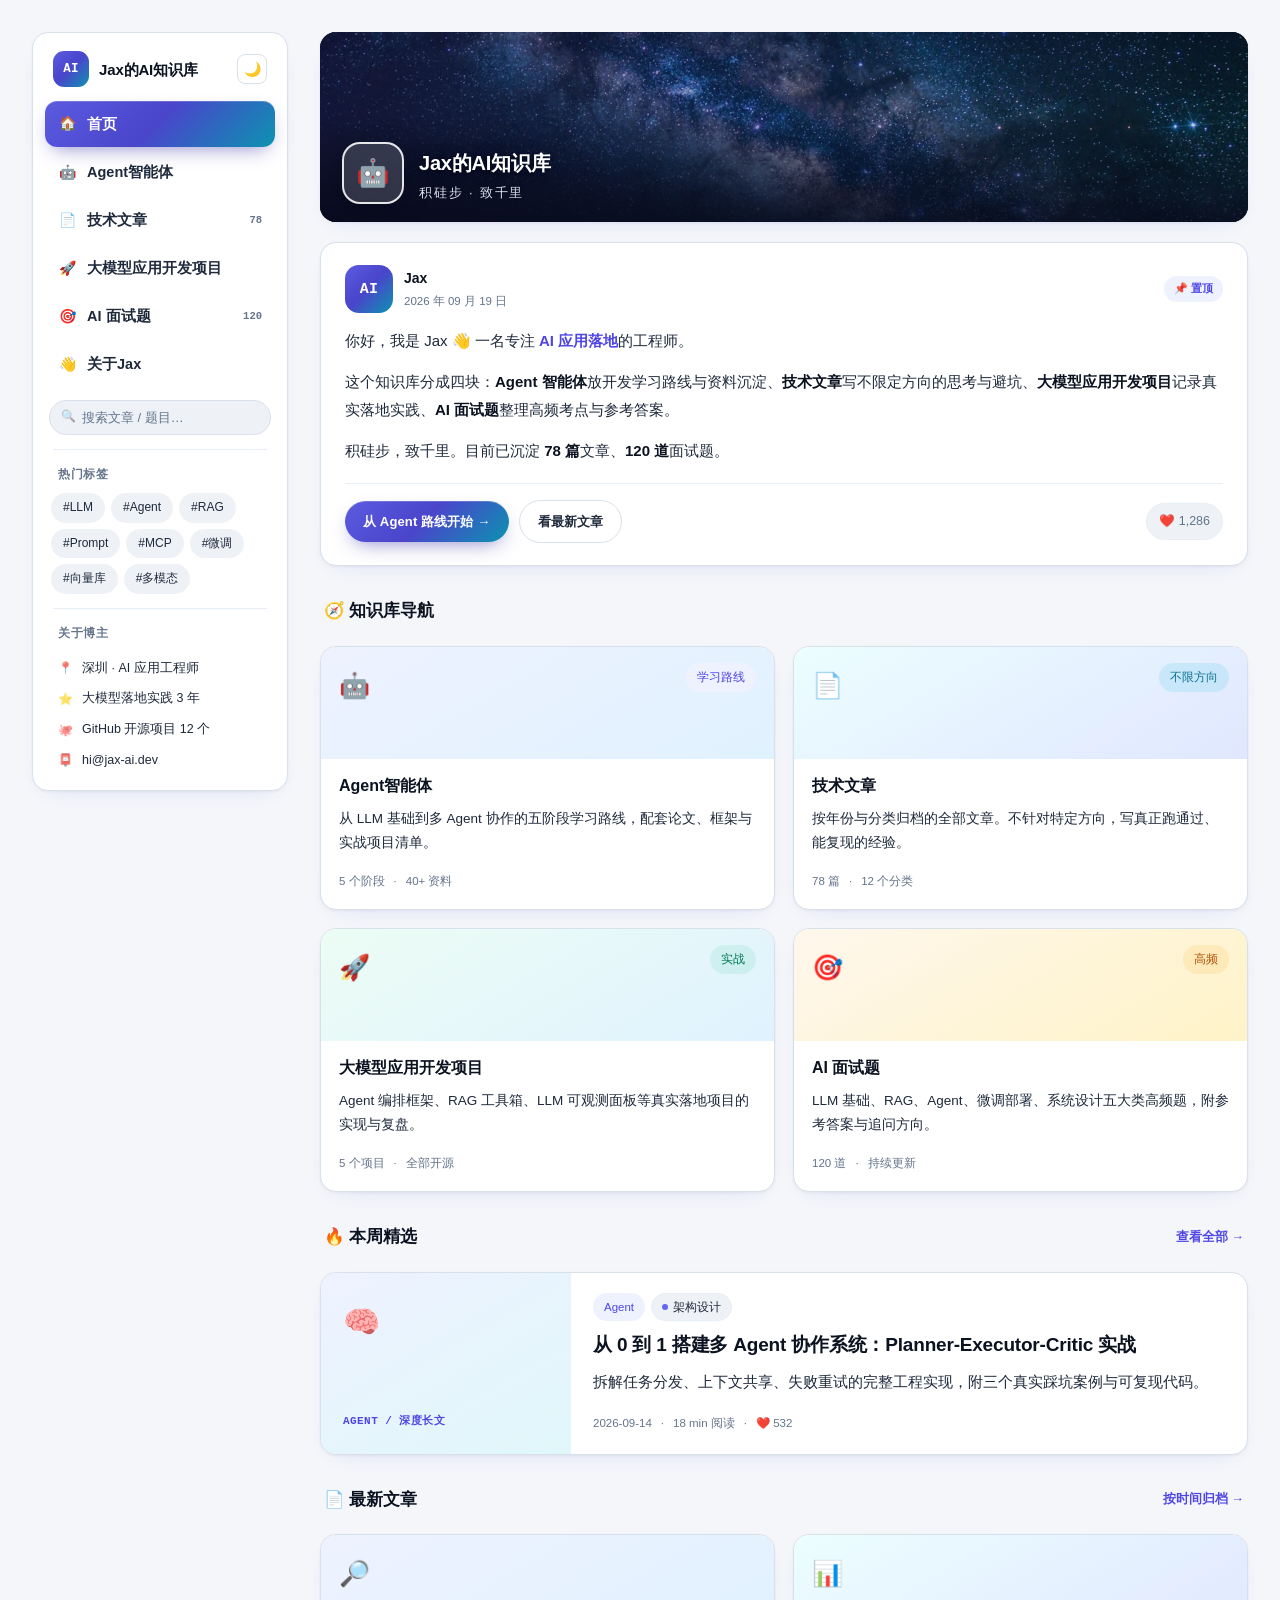
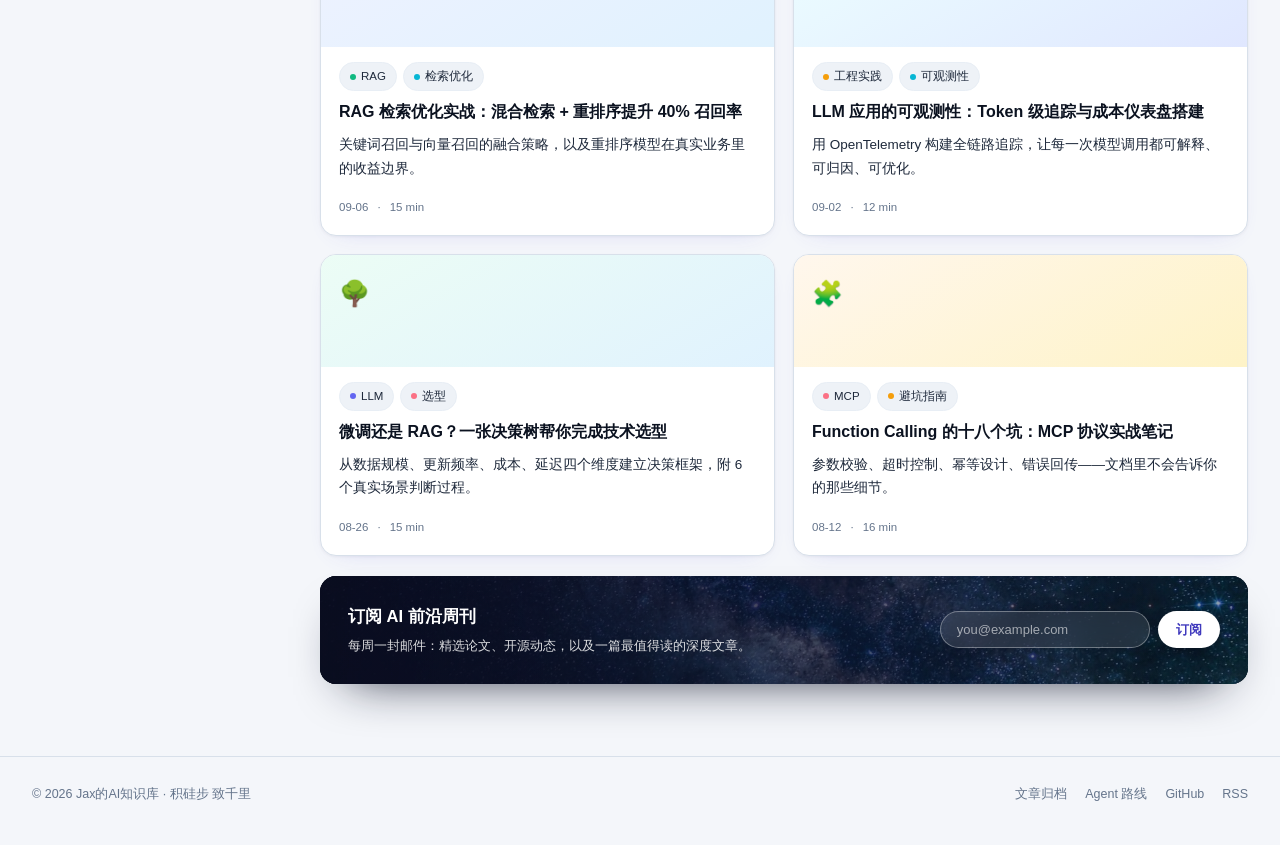
<file: index.html>
<!DOCTYPE html>
<html lang="zh-CN" data-theme="light">
<head>
<script>
(function(){try{var t=localStorage.getItem('jax-ai-theme');if(t==='dark'||t==='light')document.documentElement.setAttribute('data-theme',t);}catch(e){}})();
</script>
<meta charset="UTF-8">
<meta name="viewport" content="width=device-width, initial-scale=1.0">
<title>Jax的AI知识库 · 首页</title>
<meta name="description" content="Jax 的 AI 知识库：Agent 智能体学习路线、技术文章、大模型应用开发项目与 AI 面试题">
<meta property="og:title" content="Jax的AI知识库 · 首页">
<meta property="og:description" content="Jax 的 AI 知识库：Agent 智能体学习路线、技术文章、大模型应用开发项目与 AI 面试题">
<meta name="theme-color" content="#0b1026">
<meta property="og:type" content="website">
<meta property="og:site_name" content="Jax的AI知识库">
<meta property="og:image" content="assets/galaxy-cover.jpg">
<link rel="icon" href="assets/favicon.svg" type="image/svg+xml">
<link rel="apple-touch-icon" href="assets/galaxy-cover.jpg">
<link rel="stylesheet" href="assets/site.css">
</head>
<body>
<a class="skip-link" href="#main">跳到主要内容</a>

<div class="layout">

  <!-- ================= 侧栏 ================= -->
  <aside class="sidebar">
    <div class="side-card">
      <div class="brand">
        <span class="avatar">AI</span>
        <span class="brand-name">Jax的AI知识库</span>
        <button class="theme-btn" data-theme-toggle aria-label="切换深浅主题">🌙</button>
      </div>

      <nav class="nav">
        <a href="index.html" class="active"><span class="ico">🏠</span>首页</a>
        <a href="agents.html"><span class="ico">🤖</span>Agent智能体</a>
        <a href="articles.html"><span class="ico">📄</span>技术文章<span class="cnt">78</span></a>
        <a href="projects.html"><span class="ico">🚀</span>大模型应用开发项目</a>
        <a href="interview.html"><span class="ico">🎯</span>AI 面试题<span class="cnt">120</span></a>
        <a href="about.html"><span class="ico">👋</span>关于Jax</a>
      </nav>

      <div class="side-search">
        <span class="s-ico">🔍</span>
        <label for="sideSearch" class="sr-only">搜索</label>
        <input id="sideSearch" type="search" placeholder="搜索文章 / 题目…">
      </div>

      <div class="side-divider"></div>
      <div class="side-title">热门标签</div>
      <div class="tag-cloud">
        <a href="articles.html">#LLM</a><a href="agents.html">#Agent</a>
        <a href="articles.html">#RAG</a><a href="articles.html">#Prompt</a>
        <a href="articles.html">#MCP</a><a href="articles.html">#微调</a>
        <a href="projects.html">#向量库</a><a href="articles.html">#多模态</a>
      </div>

      <div class="side-divider"></div>
      <div class="side-title">关于博主</div>
      <ul class="info-list">
        <li><span class="ico">📍</span>深圳 · AI 应用工程师</li>
        <li><span class="ico">⭐</span>大模型落地实践 3 年</li>
        <li><span class="ico">🐙</span>GitHub 开源项目 12 个</li>
        <li><span class="ico">📮</span>hi@jax-ai.dev</li>
      </ul>
    </div>
  </aside>

  <!-- ================= 主内容 ================= -->
  <main class="main" id="main">

    <!-- 封面 -->
    <section class="cover" aria-label="知识库封面">
      <img class="cover-img" src="assets/galaxy-cover.jpg" alt="" aria-hidden="true" decoding="async">
      <div class="cover-inner">
        <span class="cover-avatar">🤖</span>
        <div>
          <div class="cover-name">Jax的AI知识库</div>
          <div class="cover-motto">积硅步 · 致千里</div>
        </div>
      </div>
    </section>

    <!-- 置顶介绍 -->
    <section class="card card-pad">
      <div class="post-head">
        <span class="avatar avatar-lg">AI</span>
        <div>
          <div class="post-head-name">Jax</div>
          <div class="post-head-date">2026 年 09 月 19 日</div>
        </div>
        <span class="pin-flag">📌 置顶</span>
      </div>
      <div class="prose">
        <p>你好，我是 Jax 👋 一名专注 <span class="hl">AI 应用落地</span>的工程师。</p>
        <p>这个知识库分成四块：<strong>Agent 智能体</strong>放开发学习路线与资料沉淀、<strong>技术文章</strong>写不限定方向的思考与避坑、<strong>大模型应用开发项目</strong>记录真实落地实践、<strong>AI 面试题</strong>整理高频考点与参考答案。</p>
        <p>积硅步，致千里。目前已沉淀 <strong>78 篇</strong>文章、<strong>120 道</strong>面试题。</p>
      </div>
      <div class="card-actions">
        <a href="agents.html" class="btn btn-primary">从 Agent 路线开始 →</a>
        <a href="#posts" class="btn btn-ghost">看最新文章</a>
        <span class="like-count">❤️ 1,286</span>
      </div>
    </section>

    <!-- 四个板块入口 -->
    <div class="sec-head">
      <h2>🧭 知识库导航</h2>
    </div>
    <div class="post-grid">
      <a href="agents.html" class="card card-hover post-card">
        <div class="post-cover cv-1"><span>🤖</span><span class="pill pill-primary">学习路线</span></div>
        <div class="post-body">
          <h3>Agent智能体</h3>
          <p>从 LLM 基础到多 Agent 协作的五阶段学习路线，配套论文、框架与实战项目清单。</p>
          <div class="post-foot"><span>5 个阶段</span><span>·</span><span>40+ 资料</span></div>
        </div>
      </a>
      <a href="articles.html" class="card card-hover post-card">
        <div class="post-cover cv-2"><span>📄</span><span class="pill pill-info">不限方向</span></div>
        <div class="post-body">
          <h3>技术文章</h3>
          <p>按年份与分类归档的全部文章。不针对特定方向，写真正跑通过、能复现的经验。</p>
          <div class="post-foot"><span>78 篇</span><span>·</span><span>12 个分类</span></div>
        </div>
      </a>
      <a href="projects.html" class="card card-hover post-card">
        <div class="post-cover cv-3"><span>🚀</span><span class="pill pill-success">实战</span></div>
        <div class="post-body">
          <h3>大模型应用开发项目</h3>
          <p>Agent 编排框架、RAG 工具箱、LLM 可观测面板等真实落地项目的实现与复盘。</p>
          <div class="post-foot"><span>5 个项目</span><span>·</span><span>全部开源</span></div>
        </div>
      </a>
      <a href="interview.html" class="card card-hover post-card">
        <div class="post-cover cv-4"><span>🎯</span><span class="pill pill-warning">高频</span></div>
        <div class="post-body">
          <h3>AI 面试题</h3>
          <p>LLM 基础、RAG、Agent、微调部署、系统设计五大类高频题，附参考答案与追问方向。</p>
          <div class="post-foot"><span>120 道</span><span>·</span><span>持续更新</span></div>
        </div>
      </a>
    </div>

    <!-- 本周精选 -->
    <div class="sec-head">
      <h2>🔥 本周精选</h2>
      <a href="articles.html">查看全部 →</a>
    </div>

    <article class="card card-hover feature-card">
      <div class="feature-cover">
        <span class="emoji">🧠</span>
        <span class="label">Agent / 深度长文</span>
      </div>
      <div class="feature-body">
        <div class="tags">
          <span class="pill pill-primary">Agent</span>
          <span class="pill"><span class="dot d-indigo"></span>架构设计</span>
        </div>
        <h3><a href="post.html">从 0 到 1 搭建多 Agent 协作系统：Planner-Executor-Critic 实战</a></h3>
        <p>拆解任务分发、上下文共享、失败重试的完整工程实现，附三个真实踩坑案例与可复现代码。</p>
        <div class="post-foot">
          <span>2026-09-14</span><span>·</span><span>18 min 阅读</span><span>·</span><span>❤️ 532</span>
        </div>
      </div>
    </article>

    <!-- 最新文章 -->
    <div class="sec-head" id="posts">
      <h2>📄 最新文章</h2>
      <a href="articles.html">按时间归档 →</a>
    </div>

    <div class="post-grid">
      <article class="card card-hover post-card">
        <div class="post-cover cv-1"><span>🔎</span></div>
        <div class="post-body">
          <div class="tags">
            <span class="pill"><span class="dot d-green"></span>RAG</span>
            <span class="pill"><span class="dot d-cyan"></span>检索优化</span>
          </div>
          <h3><a href="articles.html">RAG 检索优化实战：混合检索 + 重排序提升 40% 召回率</a></h3>
          <p>关键词召回与向量召回的融合策略，以及重排序模型在真实业务里的收益边界。</p>
          <div class="post-foot"><span>09-06</span><span>·</span><span>15 min</span></div>
        </div>
      </article>
      <article class="card card-hover post-card">
        <div class="post-cover cv-2"><span>📊</span></div>
        <div class="post-body">
          <div class="tags">
            <span class="pill"><span class="dot d-amber"></span>工程实践</span>
            <span class="pill"><span class="dot d-cyan"></span>可观测性</span>
          </div>
          <h3><a href="articles.html">LLM 应用的可观测性：Token 级追踪与成本仪表盘搭建</a></h3>
          <p>用 OpenTelemetry 构建全链路追踪，让每一次模型调用都可解释、可归因、可优化。</p>
          <div class="post-foot"><span>09-02</span><span>·</span><span>12 min</span></div>
        </div>
      </article>
      <article class="card card-hover post-card">
        <div class="post-cover cv-3"><span>🌳</span></div>
        <div class="post-body">
          <div class="tags">
            <span class="pill"><span class="dot d-indigo"></span>LLM</span>
            <span class="pill"><span class="dot d-rose"></span>选型</span>
          </div>
          <h3><a href="articles.html">微调还是 RAG？一张决策树帮你完成技术选型</a></h3>
          <p>从数据规模、更新频率、成本、延迟四个维度建立决策框架，附 6 个真实场景判断过程。</p>
          <div class="post-foot"><span>08-26</span><span>·</span><span>15 min</span></div>
        </div>
      </article>
      <article class="card card-hover post-card">
        <div class="post-cover cv-4"><span>🧩</span></div>
        <div class="post-body">
          <div class="tags">
            <span class="pill"><span class="dot d-rose"></span>MCP</span>
            <span class="pill"><span class="dot d-amber"></span>避坑指南</span>
          </div>
          <h3><a href="articles.html">Function Calling 的十八个坑：MCP 协议实战笔记</a></h3>
          <p>参数校验、超时控制、幂等设计、错误回传——文档里不会告诉你的那些细节。</p>
          <div class="post-foot"><span>08-12</span><span>·</span><span>16 min</span></div>
        </div>
      </article>
    </div>

    <!-- 订阅 -->
    <section class="subscribe">
      <div>
        <h3>订阅 AI 前沿周刊</h3>
        <p>每周一封邮件：精选论文、开源动态，以及一篇最值得读的深度文章。</p>
      </div>
      <form>
        <label for="emailInput" class="sr-only">邮箱地址</label>
        <input id="emailInput" type="email" placeholder="you@example.com" required>
        <button type="submit" class="btn btn-white">订阅</button>
      </form>
    </section>

      <p id="search-empty" class="search-empty">没有匹配的内容，试试别的关键词。</p>

  </main>
</div>

<footer class="site-foot">
  <span>© 2026 Jax的AI知识库 · 积硅步 致千里</span>
  <div class="foot-links">
    <a href="articles.html">文章归档</a>
    <a href="agents.html">Agent 路线</a>
    <a href="https://github.com/JaxAi888/git_ai" target="_blank" rel="noopener">GitHub</a>
    <a href="rss.xml">RSS</a>
  </div>
</footer>

<script src="assets/site.js"></script>
</body>
</html>
</file>
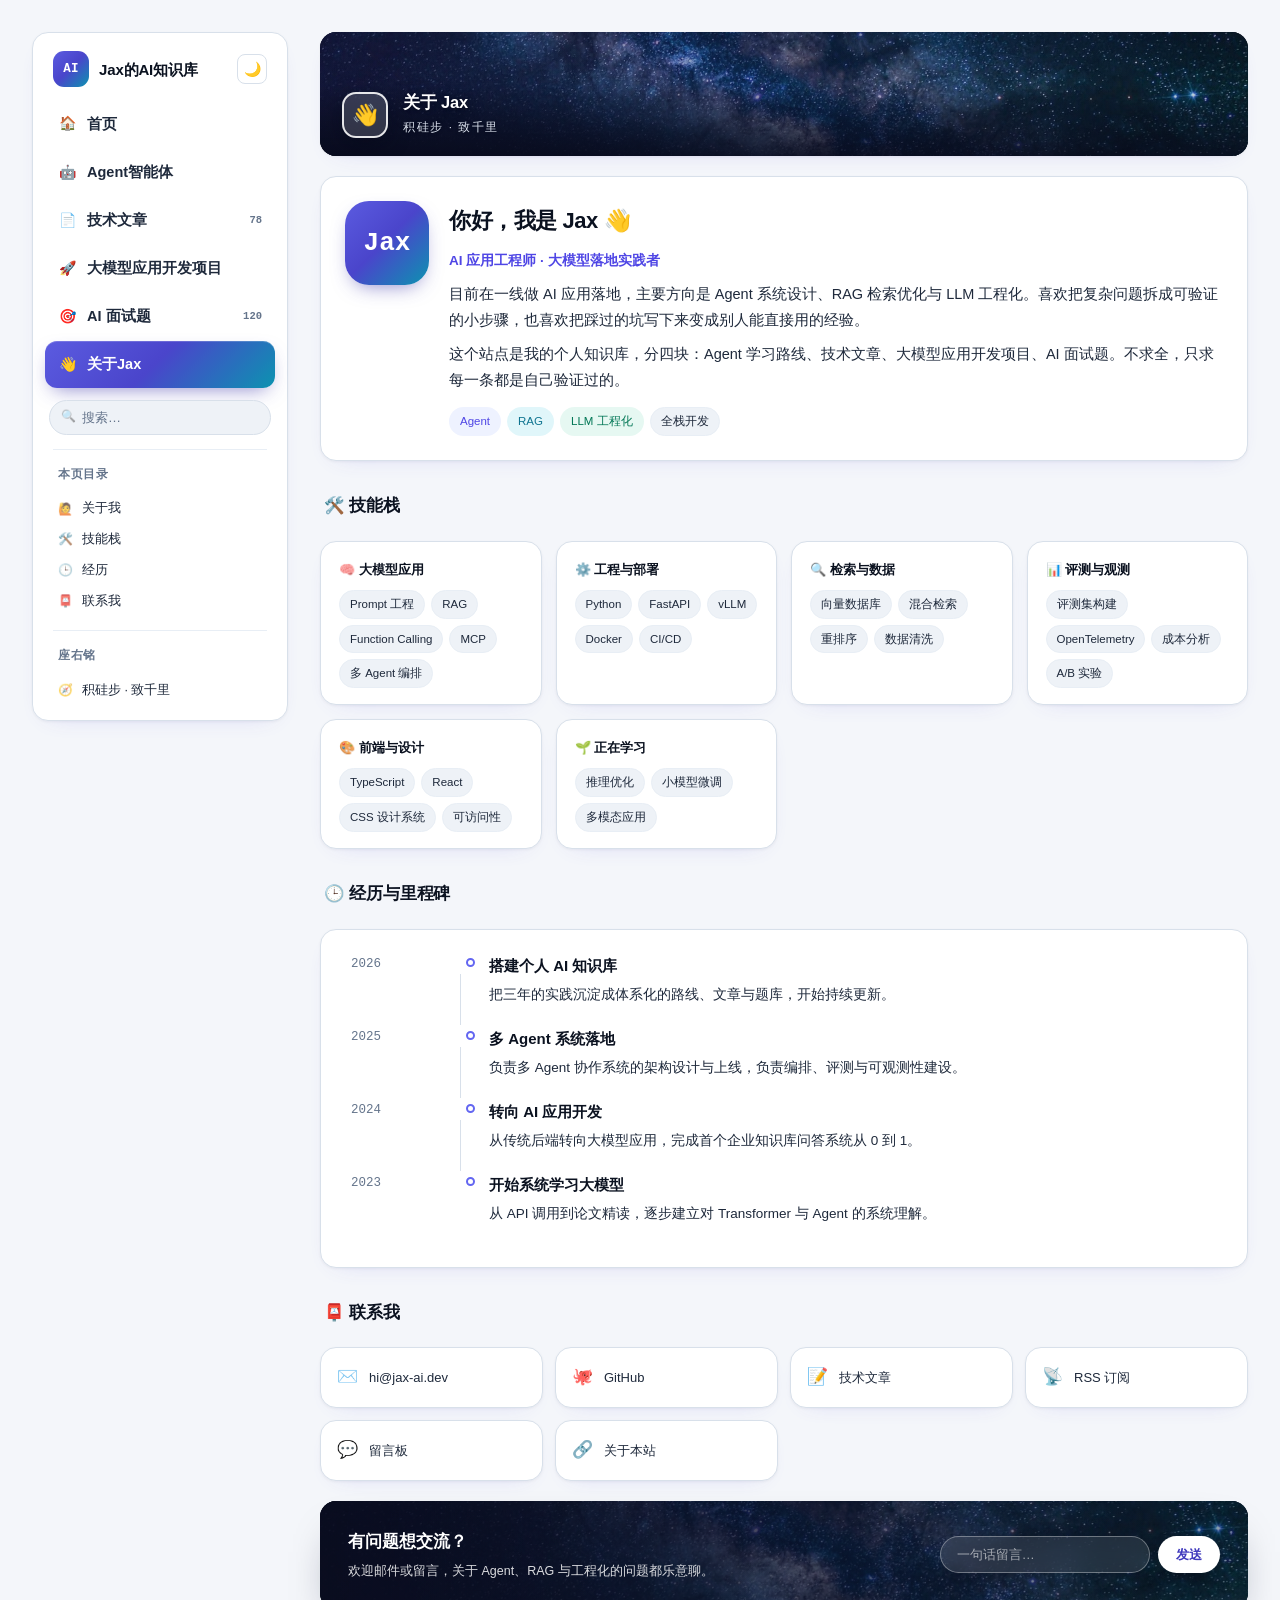
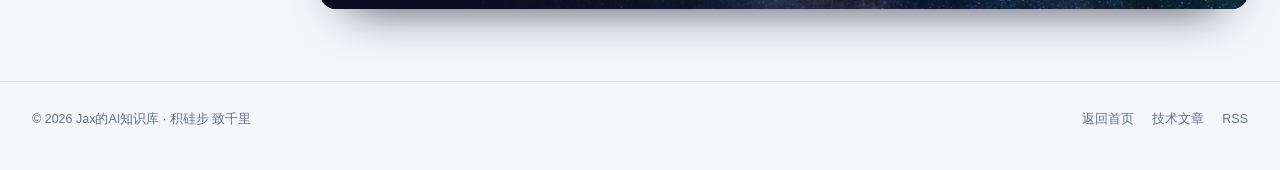
<file: about.html>
<!DOCTYPE html>
<html lang="zh-CN" data-theme="light">
<head>
<script>
(function(){try{var t=localStorage.getItem('jax-ai-theme');if(t==='dark'||t==='light')document.documentElement.setAttribute('data-theme',t);}catch(e){}})();
</script>
<meta charset="UTF-8">
<meta name="viewport" content="width=device-width, initial-scale=1.0">
<title>关于Jax · Jax的AI知识库</title>
<meta name="description" content="关于 Jax：AI 应用工程师，专注大模型落地实践">
<meta property="og:title" content="关于Jax · Jax的AI知识库">
<meta property="og:description" content="关于 Jax：AI 应用工程师，专注大模型落地实践">
<meta name="theme-color" content="#0b1026">
<meta property="og:type" content="website">
<meta property="og:site_name" content="Jax的AI知识库">
<meta property="og:image" content="assets/galaxy-cover.jpg">
<link rel="icon" href="assets/favicon.svg" type="image/svg+xml">
<link rel="apple-touch-icon" href="assets/galaxy-cover.jpg">
<link rel="stylesheet" href="assets/site.css">
</head>
<body>
<a class="skip-link" href="#main">跳到主要内容</a>

<div class="layout">

  <!-- ================= 侧栏 ================= -->
  <aside class="sidebar">
    <div class="side-card">
      <div class="brand">
        <span class="avatar">AI</span>
        <span class="brand-name">Jax的AI知识库</span>
        <button class="theme-btn" data-theme-toggle aria-label="切换深浅主题">🌙</button>
      </div>
      <nav class="nav">
        <a href="index.html"><span class="ico">🏠</span>首页</a>
        <a href="agents.html"><span class="ico">🤖</span>Agent智能体</a>
        <a href="articles.html"><span class="ico">📄</span>技术文章<span class="cnt">78</span></a>
        <a href="projects.html"><span class="ico">🚀</span>大模型应用开发项目</a>
        <a href="interview.html"><span class="ico">🎯</span>AI 面试题<span class="cnt">120</span></a>
        <a href="about.html" class="active"><span class="ico">👋</span>关于Jax</a>
      </nav>
      <div class="side-search">
        <span class="s-ico">🔍</span>
        <label for="sideSearch" class="sr-only">搜索</label>
        <input id="sideSearch" type="search" placeholder="搜索…">
      </div>
      <div class="side-divider"></div>
      <div class="side-title">本页目录</div>
      <ul class="info-list">
        <li><span class="ico">🙋</span><a href="#me">关于我</a></li>
        <li><span class="ico">🛠️</span><a href="#skills">技能栈</a></li>
        <li><span class="ico">🕒</span><a href="#timeline">经历</a></li>
        <li><span class="ico">📮</span><a href="#contact">联系我</a></li>
      </ul>
      <div class="side-divider"></div>
      <div class="side-title">座右铭</div>
      <ul class="info-list">
        <li><span class="ico">🧭</span>积硅步 · 致千里</li>
      </ul>
    </div>
  </aside>

  <!-- ================= 主内容 ================= -->
  <main class="main" id="main">

    <!-- 银河横幅 -->
    <section class="cover cover--sm" aria-label="关于页横幅">
      <img class="cover-img" src="assets/galaxy-cover.jpg" alt="" aria-hidden="true" decoding="async">
      <div class="cover-inner">
        <span class="cover-avatar">👋</span>
        <div>
          <div class="cover-name">关于 Jax</div>
          <div class="cover-motto">积硅步 · 致千里</div>
        </div>
      </div>
    </section>

    <!-- 个人简介 -->
    <section class="card" id="me">
      <div class="profile">
        <div class="profile-avatar">Jax</div>
        <div class="profile-main">
          <h1>你好，我是 Jax 👋</h1>
          <div class="role">AI 应用工程师 · 大模型落地实践者</div>
          <p>目前在一线做 AI 应用落地，主要方向是 Agent 系统设计、RAG 检索优化与 LLM 工程化。喜欢把复杂问题拆成可验证的小步骤，也喜欢把踩过的坑写下来变成别人能直接用的经验。</p>
          <p>这个站点是我的个人知识库，分四块：Agent 学习路线、技术文章、大模型应用开发项目、AI 面试题。不求全，只求每一条都是自己验证过的。</p>
          <div class="tags" style="margin-top:6px">
            <span class="pill pill-primary">Agent</span>
            <span class="pill pill-info">RAG</span>
            <span class="pill pill-success">LLM 工程化</span>
            <span class="pill">全栈开发</span>
          </div>
        </div>
      </div>
    </section>

    <!-- 技能栈 -->
    <div class="sec-head" id="skills">
      <h2>🛠️ 技能栈</h2>
    </div>
    <section class="skill-grid">
      <article class="card skill-card">
        <h3>🧠 大模型应用</h3>
        <div class="skill-tags">
          <span class="pill">Prompt 工程</span>
          <span class="pill">RAG</span>
          <span class="pill">Function Calling</span>
          <span class="pill">MCP</span>
          <span class="pill">多 Agent 编排</span>
        </div>
      </article>
      <article class="card skill-card">
        <h3>⚙️ 工程与部署</h3>
        <div class="skill-tags">
          <span class="pill">Python</span>
          <span class="pill">FastAPI</span>
          <span class="pill">vLLM</span>
          <span class="pill">Docker</span>
          <span class="pill">CI/CD</span>
        </div>
      </article>
      <article class="card skill-card">
        <h3>🔍 检索与数据</h3>
        <div class="skill-tags">
          <span class="pill">向量数据库</span>
          <span class="pill">混合检索</span>
          <span class="pill">重排序</span>
          <span class="pill">数据清洗</span>
        </div>
      </article>
      <article class="card skill-card">
        <h3>📊 评测与观测</h3>
        <div class="skill-tags">
          <span class="pill">评测集构建</span>
          <span class="pill">OpenTelemetry</span>
          <span class="pill">成本分析</span>
          <span class="pill">A/B 实验</span>
        </div>
      </article>
      <article class="card skill-card">
        <h3>🎨 前端与设计</h3>
        <div class="skill-tags">
          <span class="pill">TypeScript</span>
          <span class="pill">React</span>
          <span class="pill">CSS 设计系统</span>
          <span class="pill">可访问性</span>
        </div>
      </article>
      <article class="card skill-card">
        <h3>🌱 正在学习</h3>
        <div class="skill-tags">
          <span class="pill">推理优化</span>
          <span class="pill">小模型微调</span>
          <span class="pill">多模态应用</span>
        </div>
      </article>
    </section>

    <!-- 经历时间线 -->
    <div class="sec-head" id="timeline">
      <h2>🕒 经历与里程碑</h2>
    </div>
    <section class="card card-pad">
      <div class="timeline">
        <div class="tl-item">
          <span class="tl-year">2026</span>
          <span class="tl-node"><i></i></span>
          <div class="tl-body">
            <h4>搭建个人 AI 知识库</h4>
            <p>把三年的实践沉淀成体系化的路线、文章与题库，开始持续更新。</p>
          </div>
        </div>
        <div class="tl-item">
          <span class="tl-year">2025</span>
          <span class="tl-node"><i></i></span>
          <div class="tl-body">
            <h4>多 Agent 系统落地</h4>
            <p>负责多 Agent 协作系统的架构设计与上线，负责编排、评测与可观测性建设。</p>
          </div>
        </div>
        <div class="tl-item">
          <span class="tl-year">2024</span>
          <span class="tl-node"><i></i></span>
          <div class="tl-body">
            <h4>转向 AI 应用开发</h4>
            <p>从传统后端转向大模型应用，完成首个企业知识库问答系统从 0 到 1。</p>
          </div>
        </div>
        <div class="tl-item">
          <span class="tl-year">2023</span>
          <span class="tl-node"><i></i></span>
          <div class="tl-body">
            <h4>开始系统学习大模型</h4>
            <p>从 API 调用到论文精读，逐步建立对 Transformer 与 Agent 的系统理解。</p>
          </div>
        </div>
      </div>
    </section>

    <!-- 联系方式 -->
    <div class="sec-head" id="contact">
      <h2>📮 联系我</h2>
    </div>
    <section class="contact-grid">
      <a href="mailto:hi@jax-ai.dev" class="card card-hover contact-card"><span class="ico">✉️</span>hi@jax-ai.dev</a>
      <a href="https://github.com/JaxAi888/git_ai" target="_blank" rel="noopener" class="card card-hover contact-card"><span class="ico">🐙</span>GitHub</a>
      <a href="articles.html" class="card card-hover contact-card"><span class="ico">📝</span>技术文章</a>
      <a href="rss.xml" class="card card-hover contact-card"><span class="ico">📡</span>RSS 订阅</a>
      <a href="about.html#contact" class="card card-hover contact-card"><span class="ico">💬</span>留言板</a>
      <a href="about.html#contact" class="card card-hover contact-card"><span class="ico">🔗</span>关于本站</a>
    </section>

    <section class="subscribe">
      <div>
        <h3>有问题想交流？</h3>
        <p>欢迎邮件或留言，关于 Agent、RAG 与工程化的问题都乐意聊。</p>
      </div>
      <form>
        <label for="msgInput" class="sr-only">想说的话</label>
        <input id="msgInput" type="text" placeholder="一句话留言…" required>
        <button type="submit" class="btn btn-white">发送</button>
      </form>
    </section>

      <p id="search-empty" class="search-empty">没有匹配的内容，试试别的关键词。</p>

  </main>
</div>

<footer class="site-foot">
  <span>© 2026 Jax的AI知识库 · 积硅步 致千里</span>
  <div class="foot-links">
    <a href="index.html">返回首页</a>
    <a href="articles.html">技术文章</a>
    <a href="rss.xml">RSS</a>
  </div>
</footer>

<script src="assets/site.js"></script>
</body>
</html>
</file>
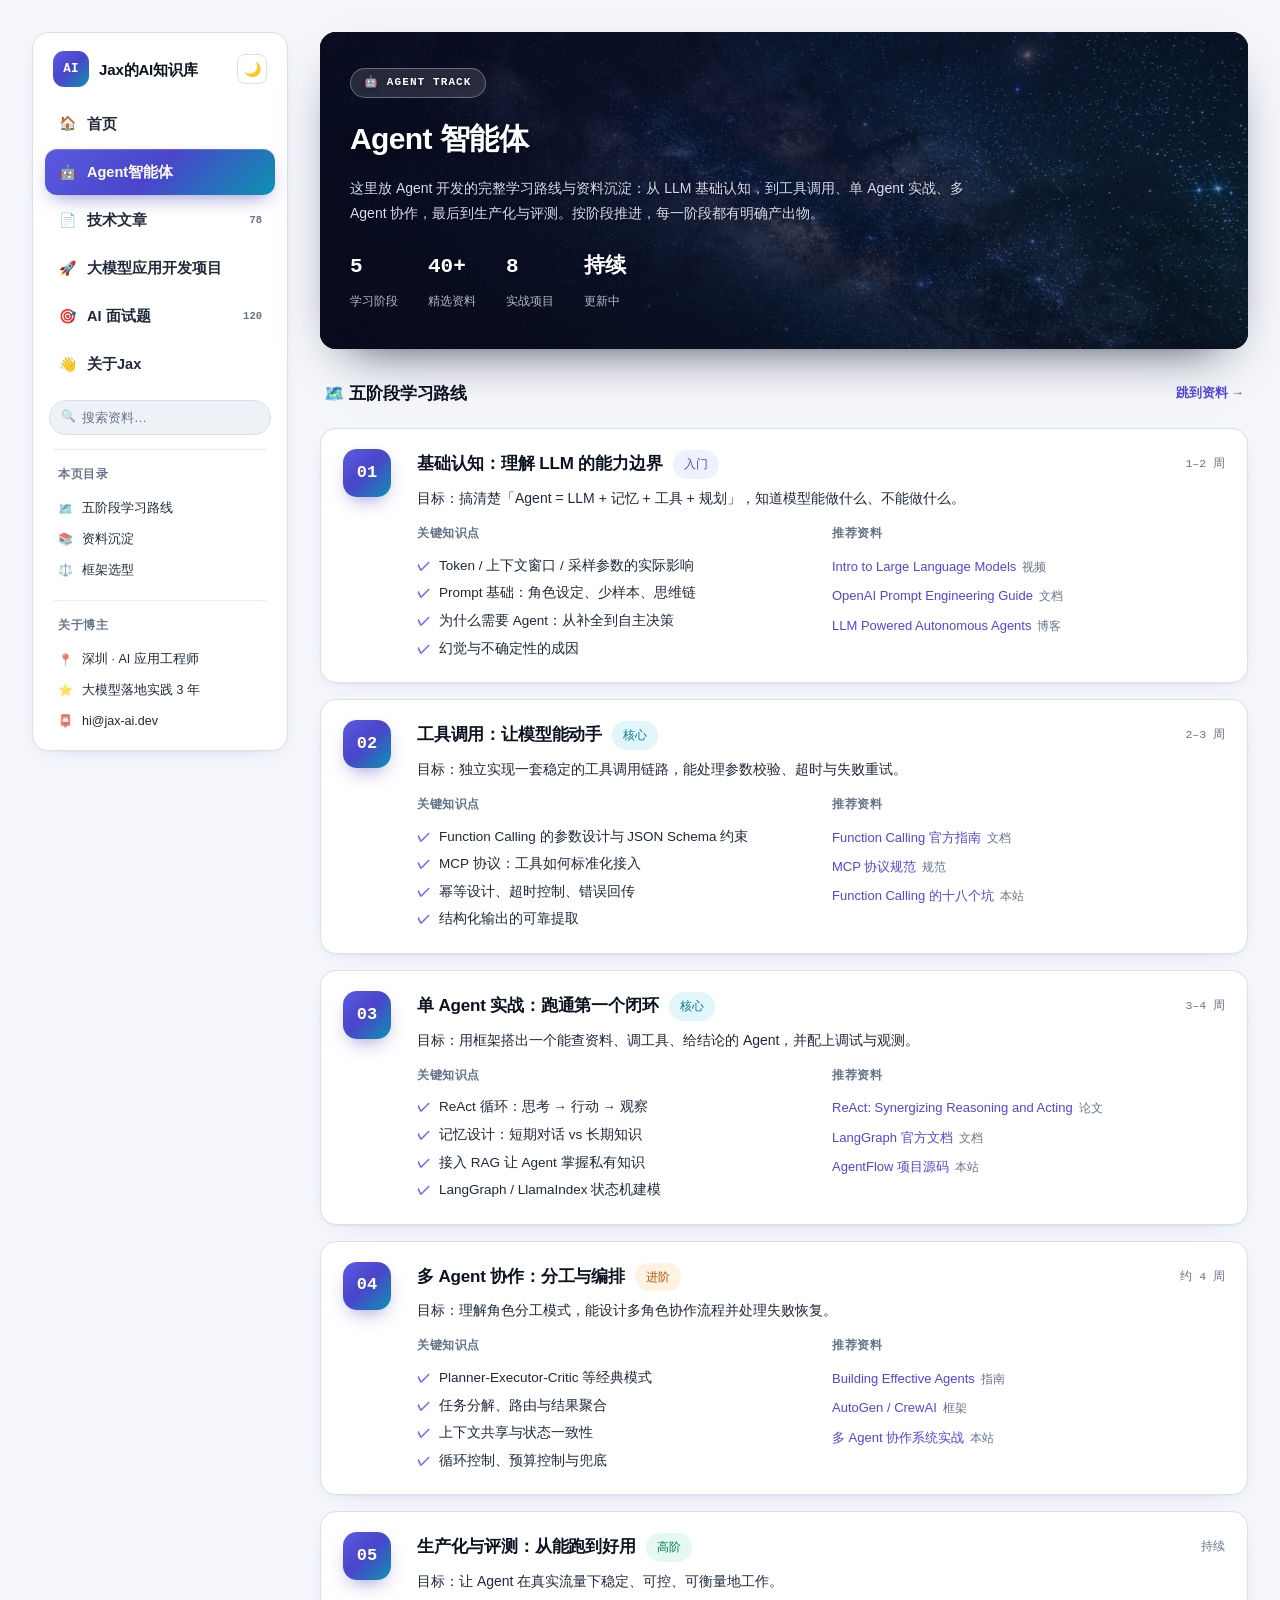
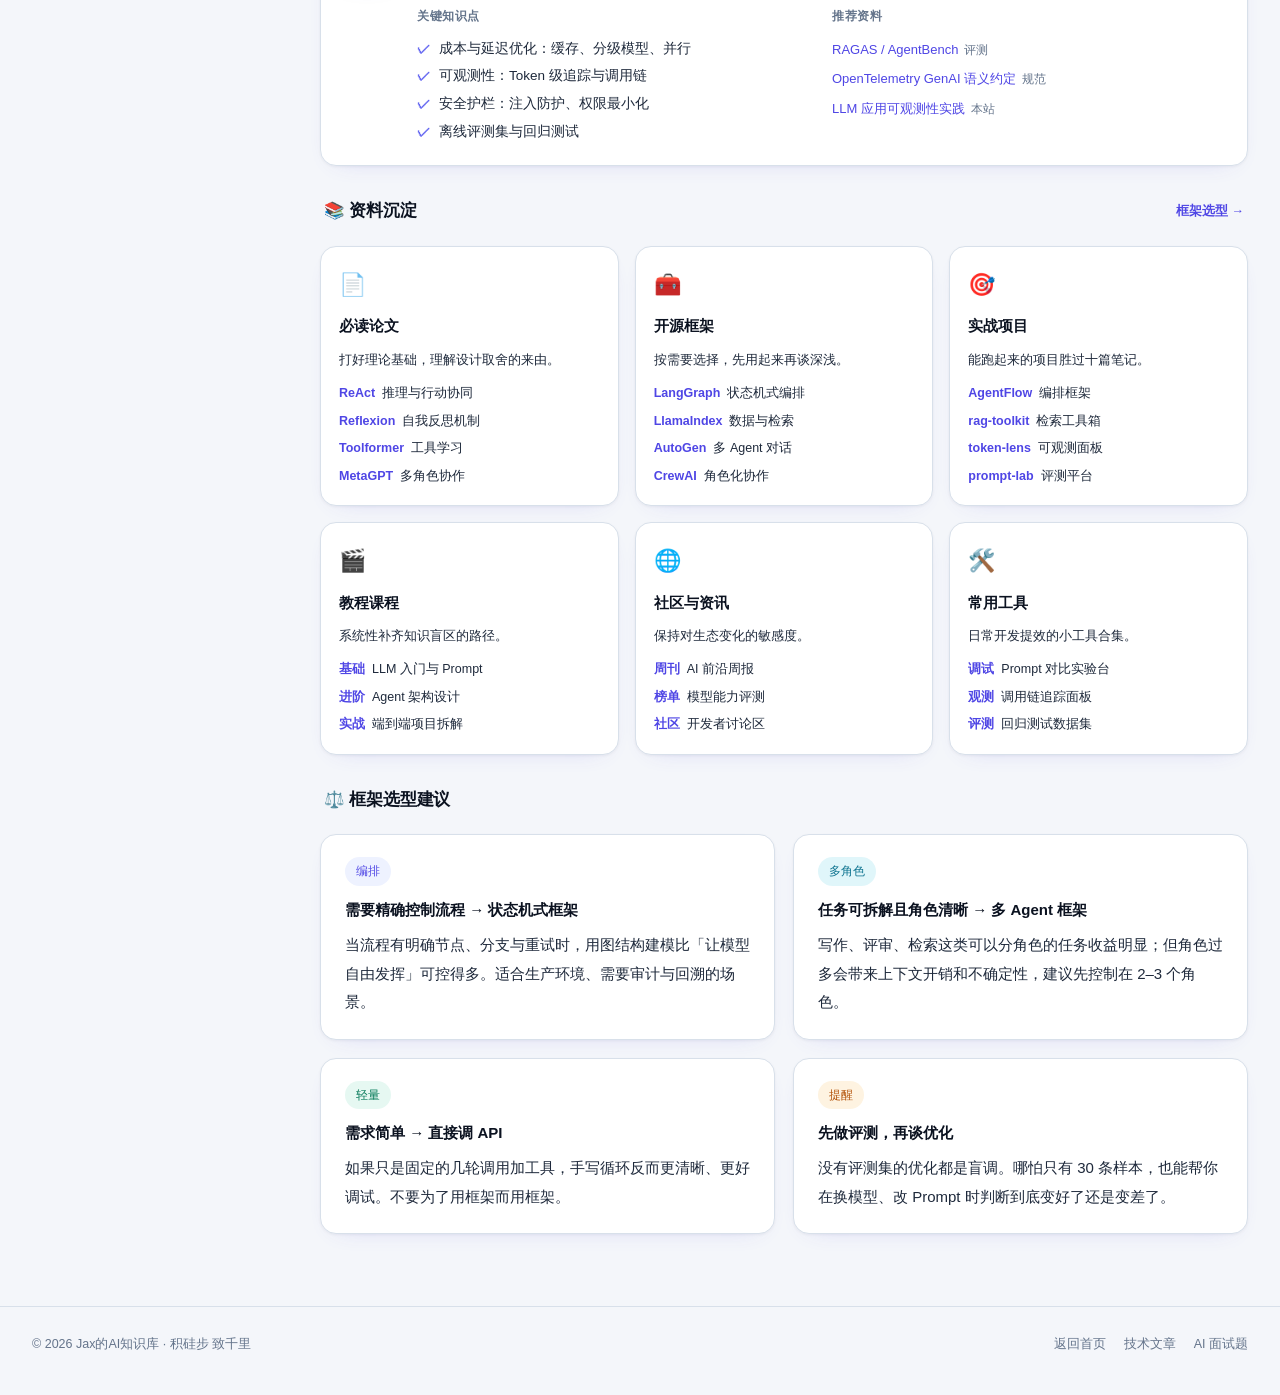
<file: agents.html>
<!DOCTYPE html>
<html lang="zh-CN" data-theme="light">
<head>
<script>
(function(){try{var t=localStorage.getItem('jax-ai-theme');if(t==='dark'||t==='light')document.documentElement.setAttribute('data-theme',t);}catch(e){}})();
</script>
<meta charset="UTF-8">
<meta name="viewport" content="width=device-width, initial-scale=1.0">
<title>Agent智能体 · Jax的AI知识库</title>
<meta name="description" content="Agent 开发学习路线与资料沉淀：从 LLM 基础到多 Agent 协作的五阶段路线">
<meta property="og:title" content="Agent智能体 · Jax的AI知识库">
<meta property="og:description" content="Agent 开发学习路线与资料沉淀：从 LLM 基础到多 Agent 协作的五阶段路线">
<meta name="theme-color" content="#0b1026">
<meta property="og:type" content="website">
<meta property="og:site_name" content="Jax的AI知识库">
<meta property="og:image" content="assets/galaxy-cover.jpg">
<link rel="icon" href="assets/favicon.svg" type="image/svg+xml">
<link rel="apple-touch-icon" href="assets/galaxy-cover.jpg">
<link rel="stylesheet" href="assets/site.css">
</head>
<body>
<a class="skip-link" href="#main">跳到主要内容</a>

<div class="layout">

  <!-- ================= 侧栏 ================= -->
  <aside class="sidebar">
    <div class="side-card">
      <div class="brand">
        <span class="avatar">AI</span>
        <span class="brand-name">Jax的AI知识库</span>
        <button class="theme-btn" data-theme-toggle aria-label="切换深浅主题">🌙</button>
      </div>
      <nav class="nav">
        <a href="index.html"><span class="ico">🏠</span>首页</a>
        <a href="agents.html" class="active"><span class="ico">🤖</span>Agent智能体</a>
        <a href="articles.html"><span class="ico">📄</span>技术文章<span class="cnt">78</span></a>
        <a href="projects.html"><span class="ico">🚀</span>大模型应用开发项目</a>
        <a href="interview.html"><span class="ico">🎯</span>AI 面试题<span class="cnt">120</span></a>
        <a href="about.html"><span class="ico">👋</span>关于Jax</a>
      </nav>
      <div class="side-search">
        <span class="s-ico">🔍</span>
        <label for="sideSearch" class="sr-only">搜索</label>
        <input id="sideSearch" type="search" placeholder="搜索资料…">
      </div>
      <div class="side-divider"></div>
      <div class="side-title">本页目录</div>
      <ul class="info-list">
        <li><span class="ico">🗺️</span><a href="#roadmap">五阶段学习路线</a></li>
        <li><span class="ico">📚</span><a href="#resources">资料沉淀</a></li>
        <li><span class="ico">⚖️</span><a href="#compare">框架选型</a></li>
      </ul>
      <div class="side-divider"></div>
      <div class="side-title">关于博主</div>
      <ul class="info-list">
        <li><span class="ico">📍</span>深圳 · AI 应用工程师</li>
        <li><span class="ico">⭐</span>大模型落地实践 3 年</li>
        <li><span class="ico">📮</span>hi@jax-ai.dev</li>
      </ul>
    </div>
  </aside>

  <!-- ================= 主内容 ================= -->
  <main class="main" id="main">

    <!-- 页头 -->
    <section class="page-hero">
      <span class="eyebrow">🤖 Agent Track</span>
      <h1>Agent 智能体</h1>
      <p>这里放 Agent 开发的完整学习路线与资料沉淀：从 LLM 基础认知，到工具调用、单 Agent 实战、多 Agent 协作，最后到生产化与评测。按阶段推进，每一阶段都有明确产出物。</p>
      <div class="hero-stats">
        <div><b>5</b><span>学习阶段</span></div>
        <div><b>40+</b><span>精选资料</span></div>
        <div><b>8</b><span>实战项目</span></div>
        <div><b>持续</b><span>更新中</span></div>
      </div>
    </section>

    <!-- 学习路线 -->
    <div class="sec-head" id="roadmap">
      <h2>🗺️ 五阶段学习路线</h2>
      <a href="#resources">跳到资料 →</a>
    </div>

    <section class="roadmap">

      <!-- 阶段一 -->
      <article class="card card-hover phase">
        <div class="phase-num">01</div>
        <div>
          <div class="phase-head">
            <h3>基础认知：理解 LLM 的能力边界</h3>
            <span class="pill pill-primary">入门</span>
            <span class="phase-meta">1–2 周</span>
          </div>
          <p class="phase-goal">目标：搞清楚「Agent = LLM + 记忆 + 工具 + 规划」，知道模型能做什么、不能做什么。</p>
          <div class="phase-cols">
            <div class="phase-col">
              <h4>关键知识点</h4>
              <ul class="check-list">
                <li>Token / 上下文窗口 / 采样参数的实际影响</li>
                <li>Prompt 基础：角色设定、少样本、思维链</li>
                <li>为什么需要 Agent：从补全到自主决策</li>
                <li>幻觉与不确定性的成因</li>
              </ul>
            </div>
            <div class="phase-col">
              <h4>推荐资料</h4>
              <ul class="link-list">
                <li><a href="https://www.youtube.com/watch?v=zjkBMFhNj_g" target="_blank" rel="noopener">Intro to Large Language Models <span class="src">视频</span></a></li>
                <li><a href="https://platform.openai.com/docs/guides/prompt-engineering" target="_blank" rel="noopener">OpenAI Prompt Engineering Guide <span class="src">文档</span></a></li>
                <li><a href="https://lilianweng.github.io/posts/2023-06-23-agent/" target="_blank" rel="noopener">LLM Powered Autonomous Agents <span class="src">博客</span></a></li>
              </ul>
            </div>
          </div>
        </div>
      </article>

      <!-- 阶段二 -->
      <article class="card card-hover phase">
        <div class="phase-num">02</div>
        <div>
          <div class="phase-head">
            <h3>工具调用：让模型能动手</h3>
            <span class="pill pill-info">核心</span>
            <span class="phase-meta">2–3 周</span>
          </div>
          <p class="phase-goal">目标：独立实现一套稳定的工具调用链路，能处理参数校验、超时与失败重试。</p>
          <div class="phase-cols">
            <div class="phase-col">
              <h4>关键知识点</h4>
              <ul class="check-list">
                <li>Function Calling 的参数设计与 JSON Schema 约束</li>
                <li>MCP 协议：工具如何标准化接入</li>
                <li>幂等设计、超时控制、错误回传</li>
                <li>结构化输出的可靠提取</li>
              </ul>
            </div>
            <div class="phase-col">
              <h4>推荐资料</h4>
              <ul class="link-list">
                <li><a href="https://platform.openai.com/docs/guides/function-calling" target="_blank" rel="noopener">Function Calling 官方指南 <span class="src">文档</span></a></li>
                <li><a href="https://modelcontextprotocol.io" target="_blank" rel="noopener">MCP 协议规范 <span class="src">规范</span></a></li>
                <li><a href="articles.html">Function Calling 的十八个坑 <span class="src">本站</span></a></li>
              </ul>
            </div>
          </div>
        </div>
      </article>

      <!-- 阶段三 -->
      <article class="card card-hover phase">
        <div class="phase-num">03</div>
        <div>
          <div class="phase-head">
            <h3>单 Agent 实战：跑通第一个闭环</h3>
            <span class="pill pill-info">核心</span>
            <span class="phase-meta">3–4 周</span>
          </div>
          <p class="phase-goal">目标：用框架搭出一个能查资料、调工具、给结论的 Agent，并配上调试与观测。</p>
          <div class="phase-cols">
            <div class="phase-col">
              <h4>关键知识点</h4>
              <ul class="check-list">
                <li>ReAct 循环：思考 → 行动 → 观察</li>
                <li>记忆设计：短期对话 vs 长期知识</li>
                <li>接入 RAG 让 Agent 掌握私有知识</li>
                <li>LangGraph / LlamaIndex 状态机建模</li>
              </ul>
            </div>
            <div class="phase-col">
              <h4>推荐资料</h4>
              <ul class="link-list">
                <li><a href="https://arxiv.org/abs/2210.03629" target="_blank" rel="noopener">ReAct: Synergizing Reasoning and Acting <span class="src">论文</span></a></li>
                <li><a href="https://langchain-ai.github.io/langgraph/" target="_blank" rel="noopener">LangGraph 官方文档 <span class="src">文档</span></a></li>
                <li><a href="projects.html">AgentFlow 项目源码 <span class="src">本站</span></a></li>
              </ul>
            </div>
          </div>
        </div>
      </article>

      <!-- 阶段四 -->
      <article class="card card-hover phase">
        <div class="phase-num">04</div>
        <div>
          <div class="phase-head">
            <h3>多 Agent 协作：分工与编排</h3>
            <span class="pill pill-warning">进阶</span>
            <span class="phase-meta">约 4 周</span>
          </div>
          <p class="phase-goal">目标：理解角色分工模式，能设计多角色协作流程并处理失败恢复。</p>
          <div class="phase-cols">
            <div class="phase-col">
              <h4>关键知识点</h4>
              <ul class="check-list">
                <li>Planner-Executor-Critic 等经典模式</li>
                <li>任务分解、路由与结果聚合</li>
                <li>上下文共享与状态一致性</li>
                <li>循环控制、预算控制与兜底</li>
              </ul>
            </div>
            <div class="phase-col">
              <h4>推荐资料</h4>
              <ul class="link-list">
                <li><a href="https://www.anthropic.com/engineering/building-effective-agents" target="_blank" rel="noopener">Building Effective Agents <span class="src">指南</span></a></li>
                <li><a href="https://github.com/microsoft/autogen" target="_blank" rel="noopener">AutoGen / CrewAI <span class="src">框架</span></a></li>
                <li><a href="articles.html">多 Agent 协作系统实战 <span class="src">本站</span></a></li>
              </ul>
            </div>
          </div>
        </div>
      </article>

      <!-- 阶段五 -->
      <article class="card card-hover phase">
        <div class="phase-num">05</div>
        <div>
          <div class="phase-head">
            <h3>生产化与评测：从能跑到好用</h3>
            <span class="pill pill-success">高阶</span>
            <span class="phase-meta">持续</span>
          </div>
          <p class="phase-goal">目标：让 Agent 在真实流量下稳定、可控、可衡量地工作。</p>
          <div class="phase-cols">
            <div class="phase-col">
              <h4>关键知识点</h4>
              <ul class="check-list">
                <li>成本与延迟优化：缓存、分级模型、并行</li>
                <li>可观测性：Token 级追踪与调用链</li>
                <li>安全护栏：注入防护、权限最小化</li>
                <li>离线评测集与回归测试</li>
              </ul>
            </div>
            <div class="phase-col">
              <h4>推荐资料</h4>
              <ul class="link-list">
                <li><a href="https://github.com/explodinggradients/ragas" target="_blank" rel="noopener">RAGAS / AgentBench <span class="src">评测</span></a></li>
                <li><a href="https://opentelemetry.io/docs/specs/semconv/gen-ai/" target="_blank" rel="noopener">OpenTelemetry GenAI 语义约定 <span class="src">规范</span></a></li>
                <li><a href="articles.html">LLM 应用可观测性实践 <span class="src">本站</span></a></li>
              </ul>
            </div>
          </div>
        </div>
      </article>

    </section>

    <!-- 资料沉淀 -->
    <div class="sec-head" id="resources">
      <h2>📚 资料沉淀</h2>
      <a href="#compare">框架选型 →</a>
    </div>

    <section class="res-grid">
      <article class="card card-hover res-card">
        <span class="ico">📄</span>
        <h3>必读论文</h3>
        <p>打好理论基础，理解设计取舍的来由。</p>
        <ul>
          <li><b>ReAct</b>推理与行动协同</li>
          <li><b>Reflexion</b>自我反思机制</li>
          <li><b>Toolformer</b>工具学习</li>
          <li><b>MetaGPT</b>多角色协作</li>
        </ul>
      </article>

      <article class="card card-hover res-card">
        <span class="ico">🧰</span>
        <h3>开源框架</h3>
        <p>按需要选择，先用起来再谈深浅。</p>
        <ul>
          <li><b>LangGraph</b>状态机式编排</li>
          <li><b>LlamaIndex</b>数据与检索</li>
          <li><b>AutoGen</b>多 Agent 对话</li>
          <li><b>CrewAI</b>角色化协作</li>
        </ul>
      </article>

      <article class="card card-hover res-card">
        <span class="ico">🎯</span>
        <h3>实战项目</h3>
        <p>能跑起来的项目胜过十篇笔记。</p>
        <ul>
          <li><b>AgentFlow</b>编排框架</li>
          <li><b>rag-toolkit</b>检索工具箱</li>
          <li><b>token-lens</b>可观测面板</li>
          <li><b>prompt-lab</b>评测平台</li>
        </ul>
      </article>

      <article class="card card-hover res-card">
        <span class="ico">🎬</span>
        <h3>教程课程</h3>
        <p>系统性补齐知识盲区的路径。</p>
        <ul>
          <li><b>基础</b>LLM 入门与 Prompt</li>
          <li><b>进阶</b>Agent 架构设计</li>
          <li><b>实战</b>端到端项目拆解</li>
        </ul>
      </article>

      <article class="card card-hover res-card">
        <span class="ico">🌐</span>
        <h3>社区与资讯</h3>
        <p>保持对生态变化的敏感度。</p>
        <ul>
          <li><b>周刊</b>AI 前沿周报</li>
          <li><b>榜单</b>模型能力评测</li>
          <li><b>社区</b>开发者讨论区</li>
        </ul>
      </article>

      <article class="card card-hover res-card">
        <span class="ico">🛠️</span>
        <h3>常用工具</h3>
        <p>日常开发提效的小工具合集。</p>
        <ul>
          <li><b>调试</b>Prompt 对比实验台</li>
          <li><b>观测</b>调用链追踪面板</li>
          <li><b>评测</b>回归测试数据集</li>
        </ul>
      </article>
    </section>

    <!-- 框架选型 -->
    <div class="sec-head" id="compare">
      <h2>⚖️ 框架选型建议</h2>
    </div>

    <section class="post-grid">
      <article class="card card-pad">
        <div class="tags" style="margin-bottom:10px">
          <span class="pill pill-primary">编排</span>
        </div>
        <h3 style="font-size:15px;font-weight:700;margin-bottom:8px">需要精确控制流程 → 状态机式框架</h3>
        <p class="prose">当流程有明确节点、分支与重试时，用图结构建模比「让模型自由发挥」可控得多。适合生产环境、需要审计与回溯的场景。</p>
      </article>
      <article class="card card-pad">
        <div class="tags" style="margin-bottom:10px">
          <span class="pill pill-info">多角色</span>
        </div>
        <h3 style="font-size:15px;font-weight:700;margin-bottom:8px">任务可拆解且角色清晰 → 多 Agent 框架</h3>
        <p class="prose">写作、评审、检索这类可以分角色的任务收益明显；但角色过多会带来上下文开销和不确定性，建议先控制在 2–3 个角色。</p>
      </article>
      <article class="card card-pad">
        <div class="tags" style="margin-bottom:10px">
          <span class="pill pill-success">轻量</span>
        </div>
        <h3 style="font-size:15px;font-weight:700;margin-bottom:8px">需求简单 → 直接调 API</h3>
        <p class="prose">如果只是固定的几轮调用加工具，手写循环反而更清晰、更好调试。不要为了用框架而用框架。</p>
      </article>
      <article class="card card-pad">
        <div class="tags" style="margin-bottom:10px">
          <span class="pill pill-warning">提醒</span>
        </div>
        <h3 style="font-size:15px;font-weight:700;margin-bottom:8px">先做评测，再谈优化</h3>
        <p class="prose">没有评测集的优化都是盲调。哪怕只有 30 条样本，也能帮你在换模型、改 Prompt 时判断到底变好了还是变差了。</p>
      </article>
    </section>

      <p id="search-empty" class="search-empty">没有匹配的内容，试试别的关键词。</p>

  </main>
</div>

<footer class="site-foot">
  <span>© 2026 Jax的AI知识库 · 积硅步 致千里</span>
  <div class="foot-links">
    <a href="index.html">返回首页</a>
    <a href="articles.html">技术文章</a>
    <a href="interview.html">AI 面试题</a>
  </div>
</footer>

<script src="assets/site.js"></script>
</body>
</html>
</file>
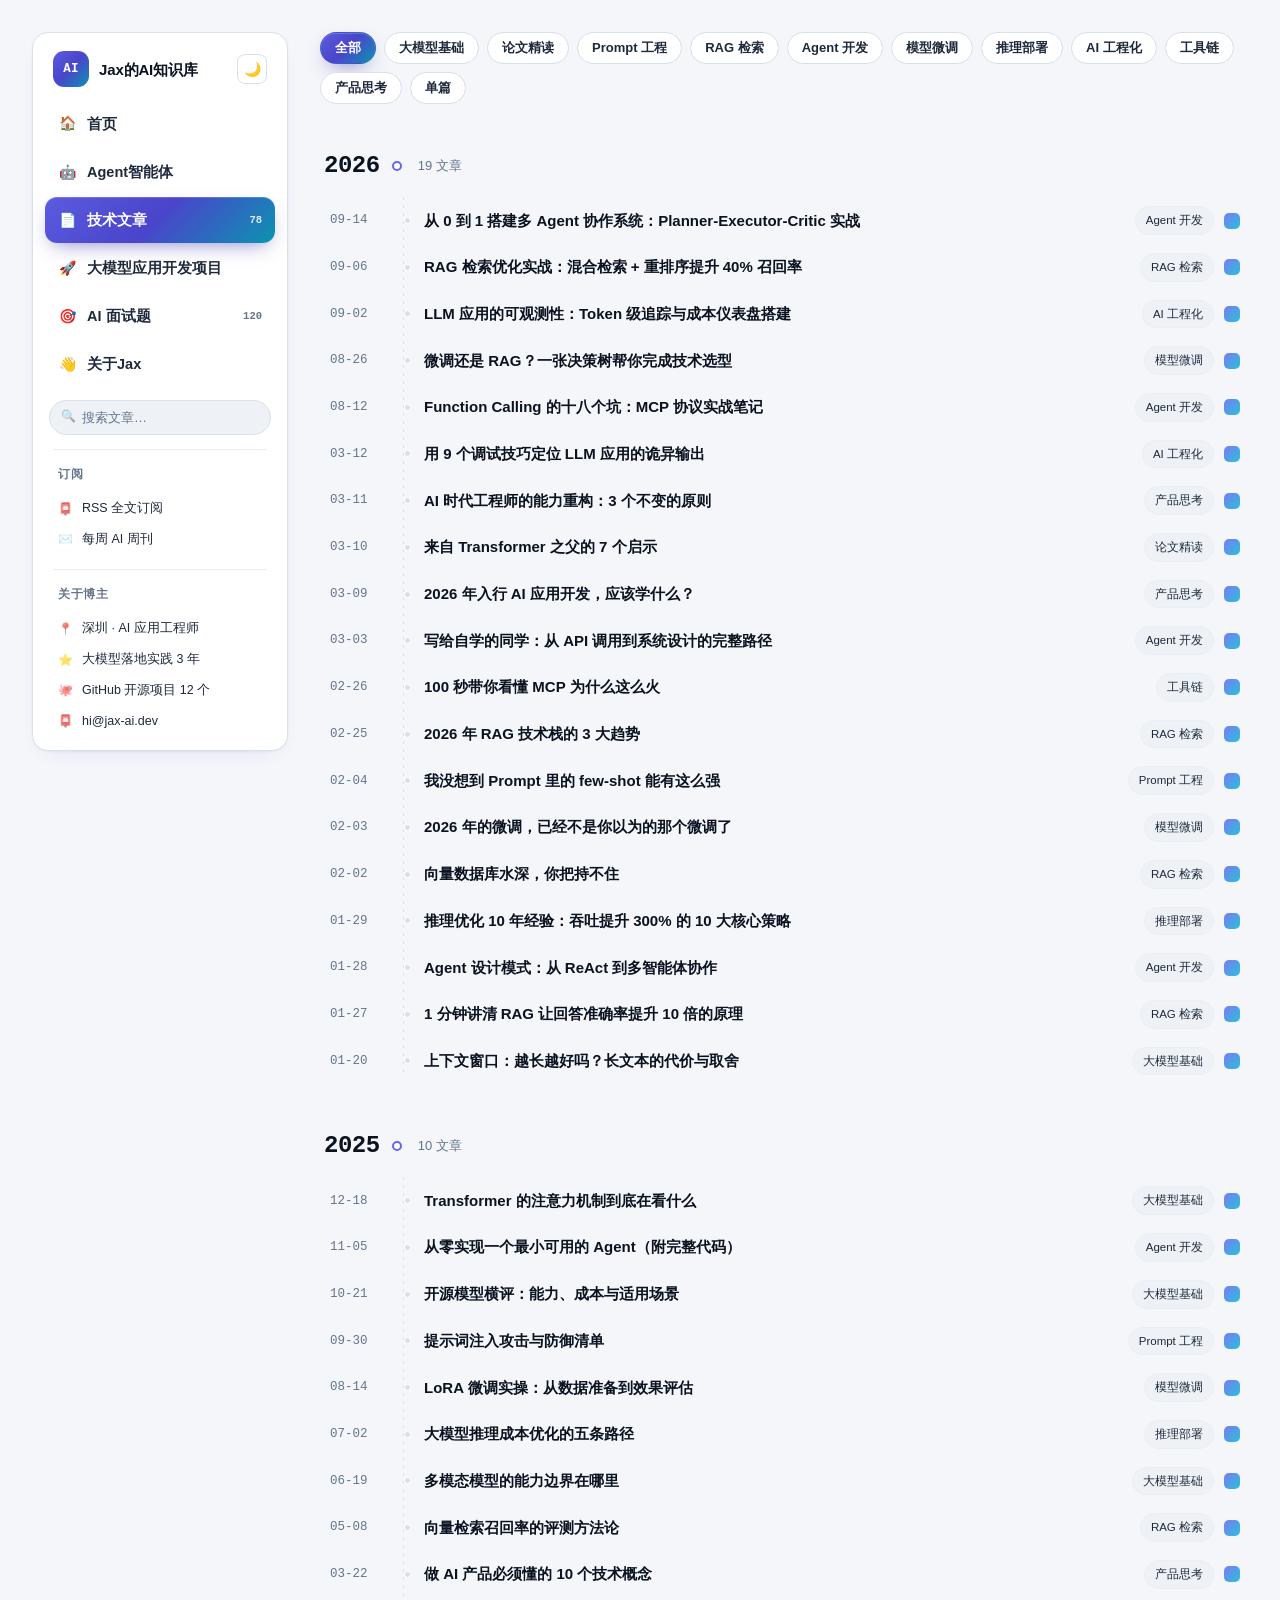
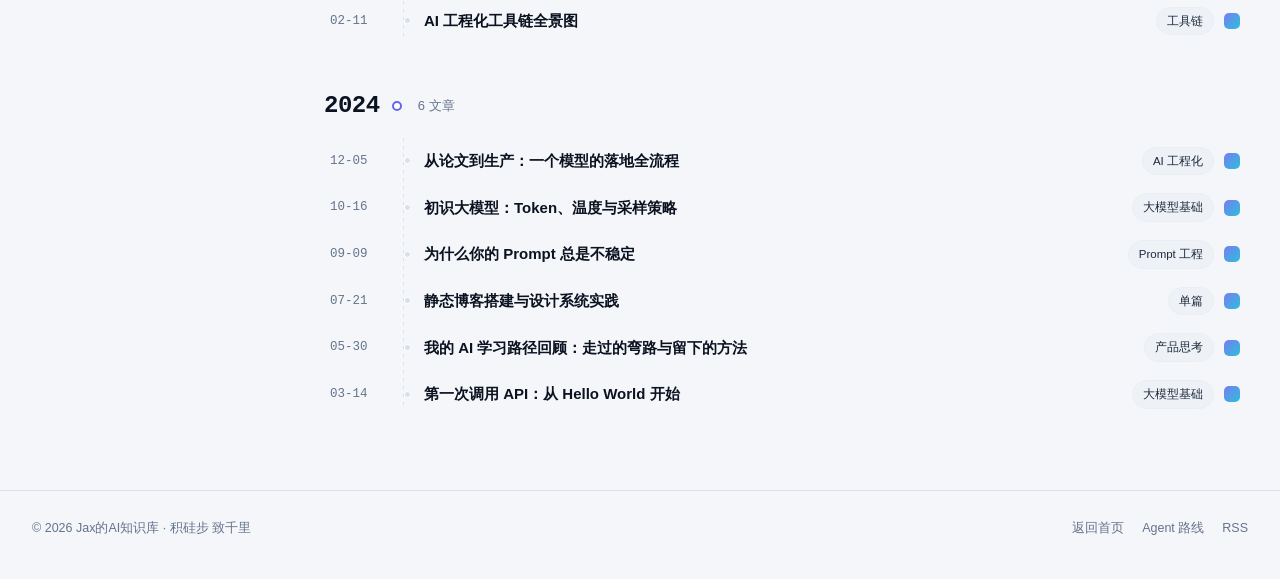
<file: articles.html>
<!DOCTYPE html>
<html lang="zh-CN" data-theme="light">
<head>
<script>
(function(){try{var t=localStorage.getItem('jax-ai-theme');if(t==='dark'||t==='light')document.documentElement.setAttribute('data-theme',t);}catch(e){}})();
</script>
<meta charset="UTF-8">
<meta name="viewport" content="width=device-width, initial-scale=1.0">
<title>技术文章 · Jax的AI知识库</title>
<meta name="description" content="按年份与分类归档的全部技术文章，不针对特定方向">
<meta property="og:title" content="技术文章 · Jax的AI知识库">
<meta property="og:description" content="按年份与分类归档的全部技术文章，不针对特定方向">
<meta name="theme-color" content="#0b1026">
<meta property="og:type" content="website">
<meta property="og:site_name" content="Jax的AI知识库">
<meta property="og:image" content="assets/galaxy-cover.jpg">
<link rel="icon" href="assets/favicon.svg" type="image/svg+xml">
<link rel="apple-touch-icon" href="assets/galaxy-cover.jpg">
<link rel="stylesheet" href="assets/site.css">
</head>
<body>
<a class="skip-link" href="#main">跳到主要内容</a>

<div class="layout">

  <!-- ================= 侧栏 ================= -->
  <aside class="sidebar">
    <div class="side-card">
      <div class="brand">
        <span class="avatar">AI</span>
        <span class="brand-name">Jax的AI知识库</span>
        <button class="theme-btn" data-theme-toggle aria-label="切换深浅主题">🌙</button>
      </div>
      <nav class="nav">
        <a href="index.html"><span class="ico">🏠</span>首页</a>
        <a href="agents.html"><span class="ico">🤖</span>Agent智能体</a>
        <a href="articles.html" class="active"><span class="ico">📄</span>技术文章<span class="cnt">78</span></a>
        <a href="projects.html"><span class="ico">🚀</span>大模型应用开发项目</a>
        <a href="interview.html"><span class="ico">🎯</span>AI 面试题<span class="cnt">120</span></a>
        <a href="about.html"><span class="ico">👋</span>关于Jax</a>
      </nav>
      <div class="side-search">
        <span class="s-ico">🔍</span>
        <label for="sideSearch" class="sr-only">搜索文章</label>
        <input id="sideSearch" type="search" placeholder="搜索文章…">
      </div>
      <div class="side-divider"></div>
      <div class="side-title">订阅</div>
      <ul class="info-list">
        <li><span class="ico">📮</span>RSS 全文订阅</li>
        <li><span class="ico">✉️</span>每周 AI 周刊</li>
      </ul>
      <div class="side-divider"></div>
      <div class="side-title">关于博主</div>
      <ul class="info-list">
        <li><span class="ico">📍</span>深圳 · AI 应用工程师</li>
        <li><span class="ico">⭐</span>大模型落地实践 3 年</li>
        <li><span class="ico">🐙</span>GitHub 开源项目 12 个</li>
        <li><span class="ico">📮</span>hi@jax-ai.dev</li>
      </ul>
    </div>
  </aside>

  <!-- ================= 主内容 ================= -->
  <main class="main" id="main">

    <!-- 分类筛选 -->
    <section class="filter-bar" aria-label="文章分类筛选">
      <button class="filter-pill active" data-filter="all" data-filter-group="art" aria-pressed="true">全部</button>
      <button class="filter-pill" data-filter="大模型基础" data-filter-group="art" aria-pressed="false">大模型基础</button>
      <button class="filter-pill" data-filter="论文精读" data-filter-group="art" aria-pressed="false">论文精读</button>
      <button class="filter-pill" data-filter="Prompt工程" data-filter-group="art" aria-pressed="false">Prompt 工程</button>
      <button class="filter-pill" data-filter="RAG检索" data-filter-group="art" aria-pressed="false">RAG 检索</button>
      <button class="filter-pill" data-filter="Agent开发" data-filter-group="art" aria-pressed="false">Agent 开发</button>
      <button class="filter-pill" data-filter="模型微调" data-filter-group="art" aria-pressed="false">模型微调</button>
      <button class="filter-pill" data-filter="推理部署" data-filter-group="art" aria-pressed="false">推理部署</button>
      <button class="filter-pill" data-filter="AI工程化" data-filter-group="art" aria-pressed="false">AI 工程化</button>
      <button class="filter-pill" data-filter="工具链" data-filter-group="art" aria-pressed="false">工具链</button>
      <button class="filter-pill" data-filter="产品思考" data-filter-group="art" aria-pressed="false">产品思考</button>
      <button class="filter-pill" data-filter="单篇" data-filter-group="art" aria-pressed="false">单篇</button>
    </section>

    <!-- ===== 2026 ===== -->
    <section class="year-block" data-year-block>
      <div class="year-head">
        <span class="y">2026</span>
        <span class="ring" aria-hidden="true"></span>
        <span class="count">19 文章</span>
      </div>
      <div class="entry-list">

        <a href="post.html" class="entry" data-cat="Agent开发|AI工程化">
          <span class="entry-date">09-14</span>
          <span class="entry-node"><i></i></span>
          <span class="entry-title">从 0 到 1 搭建多 Agent 协作系统：Planner-Executor-Critic 实战</span>
          <span class="entry-right"><span class="pill">Agent 开发</span><span class="entry-mark"></span></span>
        </a>

        <a href="post.html" class="entry" data-cat="RAG检索">
          <span class="entry-date">09-06</span>
          <span class="entry-node"><i></i></span>
          <span class="entry-title">RAG 检索优化实战：混合检索 + 重排序提升 40% 召回率</span>
          <span class="entry-right"><span class="pill">RAG 检索</span><span class="entry-mark"></span></span>
        </a>

        <a href="post.html" class="entry" data-cat="AI工程化">
          <span class="entry-date">09-02</span>
          <span class="entry-node"><i></i></span>
          <span class="entry-title">LLM 应用的可观测性：Token 级追踪与成本仪表盘搭建</span>
          <span class="entry-right"><span class="pill">AI 工程化</span><span class="entry-mark"></span></span>
        </a>

        <a href="post.html" class="entry" data-cat="模型微调|RAG检索">
          <span class="entry-date">08-26</span>
          <span class="entry-node"><i></i></span>
          <span class="entry-title">微调还是 RAG？一张决策树帮你完成技术选型</span>
          <span class="entry-right"><span class="pill">模型微调</span><span class="entry-mark"></span></span>
        </a>

        <a href="post.html" class="entry" data-cat="Agent开发|工具链">
          <span class="entry-date">08-12</span>
          <span class="entry-node"><i></i></span>
          <span class="entry-title">Function Calling 的十八个坑：MCP 协议实战笔记</span>
          <span class="entry-right"><span class="pill">Agent 开发</span><span class="entry-mark"></span></span>
        </a>

        <a href="post.html" class="entry" data-cat="AI工程化|Prompt工程">
          <span class="entry-date">03-12</span>
          <span class="entry-node"><i></i></span>
          <span class="entry-title">用 9 个调试技巧定位 LLM 应用的诡异输出</span>
          <span class="entry-right"><span class="pill">AI 工程化</span><span class="entry-mark"></span></span>
        </a>

        <a href="post.html" class="entry" data-cat="产品思考">
          <span class="entry-date">03-11</span>
          <span class="entry-node"><i></i></span>
          <span class="entry-title">AI 时代工程师的能力重构：3 个不变的原则</span>
          <span class="entry-right"><span class="pill">产品思考</span><span class="entry-mark"></span></span>
        </a>

        <a href="post.html" class="entry" data-cat="论文精读">
          <span class="entry-date">03-10</span>
          <span class="entry-node"><i></i></span>
          <span class="entry-title">来自 Transformer 之父的 7 个启示</span>
          <span class="entry-right"><span class="pill">论文精读</span><span class="entry-mark"></span></span>
        </a>

        <a href="post.html" class="entry" data-cat="产品思考|大模型基础">
          <span class="entry-date">03-09</span>
          <span class="entry-node"><i></i></span>
          <span class="entry-title">2026 年入行 AI 应用开发，应该学什么？</span>
          <span class="entry-right"><span class="pill">产品思考</span><span class="entry-mark"></span></span>
        </a>

        <a href="post.html" class="entry" data-cat="Agent开发">
          <span class="entry-date">03-03</span>
          <span class="entry-node"><i></i></span>
          <span class="entry-title">写给自学的同学：从 API 调用到系统设计的完整路径</span>
          <span class="entry-right"><span class="pill">Agent 开发</span><span class="entry-mark"></span></span>
        </a>

        <a href="post.html" class="entry" data-cat="工具链">
          <span class="entry-date">02-26</span>
          <span class="entry-node"><i></i></span>
          <span class="entry-title">100 秒带你看懂 MCP 为什么这么火</span>
          <span class="entry-right"><span class="pill">工具链</span><span class="entry-mark"></span></span>
        </a>

        <a href="post.html" class="entry" data-cat="RAG检索">
          <span class="entry-date">02-25</span>
          <span class="entry-node"><i></i></span>
          <span class="entry-title">2026 年 RAG 技术栈的 3 大趋势</span>
          <span class="entry-right"><span class="pill">RAG 检索</span><span class="entry-mark"></span></span>
        </a>

        <a href="post.html" class="entry" data-cat="Prompt工程">
          <span class="entry-date">02-04</span>
          <span class="entry-node"><i></i></span>
          <span class="entry-title">我没想到 Prompt 里的 few-shot 能有这么强</span>
          <span class="entry-right"><span class="pill">Prompt 工程</span><span class="entry-mark"></span></span>
        </a>

        <a href="post.html" class="entry" data-cat="模型微调">
          <span class="entry-date">02-03</span>
          <span class="entry-node"><i></i></span>
          <span class="entry-title">2026 年的微调，已经不是你以为的那个微调了</span>
          <span class="entry-right"><span class="pill">模型微调</span><span class="entry-mark"></span></span>
        </a>

        <a href="post.html" class="entry" data-cat="RAG检索|AI工程化">
          <span class="entry-date">02-02</span>
          <span class="entry-node"><i></i></span>
          <span class="entry-title">向量数据库水深，你把持不住</span>
          <span class="entry-right"><span class="pill">RAG 检索</span><span class="entry-mark"></span></span>
        </a>

        <a href="post.html" class="entry" data-cat="推理部署">
          <span class="entry-date">01-29</span>
          <span class="entry-node"><i></i></span>
          <span class="entry-title">推理优化 10 年经验：吞吐提升 300% 的 10 大核心策略</span>
          <span class="entry-right"><span class="pill">推理部署</span><span class="entry-mark"></span></span>
        </a>

        <a href="post.html" class="entry" data-cat="Agent开发|论文精读">
          <span class="entry-date">01-28</span>
          <span class="entry-node"><i></i></span>
          <span class="entry-title">Agent 设计模式：从 ReAct 到多智能体协作</span>
          <span class="entry-right"><span class="pill">Agent 开发</span><span class="entry-mark"></span></span>
        </a>

        <a href="post.html" class="entry" data-cat="RAG检索|大模型基础">
          <span class="entry-date">01-27</span>
          <span class="entry-node"><i></i></span>
          <span class="entry-title">1 分钟讲清 RAG 让回答准确率提升 10 倍的原理</span>
          <span class="entry-right"><span class="pill">RAG 检索</span><span class="entry-mark"></span></span>
        </a>

        <a href="post.html" class="entry" data-cat="大模型基础">
          <span class="entry-date">01-20</span>
          <span class="entry-node"><i></i></span>
          <span class="entry-title">上下文窗口：越长越好吗？长文本的代价与取舍</span>
          <span class="entry-right"><span class="pill">大模型基础</span><span class="entry-mark"></span></span>
        </a>

      </div>
    </section>

    <!-- ===== 2025 ===== -->
    <section class="year-block" data-year-block>
      <div class="year-head">
        <span class="y">2025</span>
        <span class="ring" aria-hidden="true"></span>
        <span class="count">10 文章</span>
      </div>
      <div class="entry-list">

        <a href="post.html" class="entry" data-cat="大模型基础">
          <span class="entry-date">12-18</span>
          <span class="entry-node"><i></i></span>
          <span class="entry-title">Transformer 的注意力机制到底在看什么</span>
          <span class="entry-right"><span class="pill">大模型基础</span><span class="entry-mark"></span></span>
        </a>

        <a href="post.html" class="entry" data-cat="Agent开发">
          <span class="entry-date">11-05</span>
          <span class="entry-node"><i></i></span>
          <span class="entry-title">从零实现一个最小可用的 Agent（附完整代码）</span>
          <span class="entry-right"><span class="pill">Agent 开发</span><span class="entry-mark"></span></span>
        </a>

        <a href="post.html" class="entry" data-cat="大模型基础">
          <span class="entry-date">10-21</span>
          <span class="entry-node"><i></i></span>
          <span class="entry-title">开源模型横评：能力、成本与适用场景</span>
          <span class="entry-right"><span class="pill">大模型基础</span><span class="entry-mark"></span></span>
        </a>

        <a href="post.html" class="entry" data-cat="Prompt工程|AI工程化">
          <span class="entry-date">09-30</span>
          <span class="entry-node"><i></i></span>
          <span class="entry-title">提示词注入攻击与防御清单</span>
          <span class="entry-right"><span class="pill">Prompt 工程</span><span class="entry-mark"></span></span>
        </a>

        <a href="post.html" class="entry" data-cat="模型微调">
          <span class="entry-date">08-14</span>
          <span class="entry-node"><i></i></span>
          <span class="entry-title">LoRA 微调实操：从数据准备到效果评估</span>
          <span class="entry-right"><span class="pill">模型微调</span><span class="entry-mark"></span></span>
        </a>

        <a href="post.html" class="entry" data-cat="推理部署|AI工程化">
          <span class="entry-date">07-02</span>
          <span class="entry-node"><i></i></span>
          <span class="entry-title">大模型推理成本优化的五条路径</span>
          <span class="entry-right"><span class="pill">推理部署</span><span class="entry-mark"></span></span>
        </a>

        <a href="post.html" class="entry" data-cat="大模型基础">
          <span class="entry-date">06-19</span>
          <span class="entry-node"><i></i></span>
          <span class="entry-title">多模态模型的能力边界在哪里</span>
          <span class="entry-right"><span class="pill">大模型基础</span><span class="entry-mark"></span></span>
        </a>

        <a href="post.html" class="entry" data-cat="RAG检索">
          <span class="entry-date">05-08</span>
          <span class="entry-node"><i></i></span>
          <span class="entry-title">向量检索召回率的评测方法论</span>
          <span class="entry-right"><span class="pill">RAG 检索</span><span class="entry-mark"></span></span>
        </a>

        <a href="post.html" class="entry" data-cat="产品思考">
          <span class="entry-date">03-22</span>
          <span class="entry-node"><i></i></span>
          <span class="entry-title">做 AI 产品必须懂的 10 个技术概念</span>
          <span class="entry-right"><span class="pill">产品思考</span><span class="entry-mark"></span></span>
        </a>

        <a href="post.html" class="entry" data-cat="工具链">
          <span class="entry-date">02-11</span>
          <span class="entry-node"><i></i></span>
          <span class="entry-title">AI 工程化工具链全景图</span>
          <span class="entry-right"><span class="pill">工具链</span><span class="entry-mark"></span></span>
        </a>

      </div>
    </section>

    <!-- ===== 2024 ===== -->
    <section class="year-block" data-year-block>
      <div class="year-head">
        <span class="y">2024</span>
        <span class="ring" aria-hidden="true"></span>
        <span class="count">6 文章</span>
      </div>
      <div class="entry-list">

        <a href="post.html" class="entry" data-cat="AI工程化">
          <span class="entry-date">12-05</span>
          <span class="entry-node"><i></i></span>
          <span class="entry-title">从论文到生产：一个模型的落地全流程</span>
          <span class="entry-right"><span class="pill">AI 工程化</span><span class="entry-mark"></span></span>
        </a>

        <a href="post.html" class="entry" data-cat="大模型基础">
          <span class="entry-date">10-16</span>
          <span class="entry-node"><i></i></span>
          <span class="entry-title">初识大模型：Token、温度与采样策略</span>
          <span class="entry-right"><span class="pill">大模型基础</span><span class="entry-mark"></span></span>
        </a>

        <a href="post.html" class="entry" data-cat="Prompt工程">
          <span class="entry-date">09-09</span>
          <span class="entry-node"><i></i></span>
          <span class="entry-title">为什么你的 Prompt 总是不稳定</span>
          <span class="entry-right"><span class="pill">Prompt 工程</span><span class="entry-mark"></span></span>
        </a>

        <a href="post.html" class="entry" data-cat="单篇">
          <span class="entry-date">07-21</span>
          <span class="entry-node"><i></i></span>
          <span class="entry-title">静态博客搭建与设计系统实践</span>
          <span class="entry-right"><span class="pill">单篇</span><span class="entry-mark"></span></span>
        </a>

        <a href="post.html" class="entry" data-cat="产品思考">
          <span class="entry-date">05-30</span>
          <span class="entry-node"><i></i></span>
          <span class="entry-title">我的 AI 学习路径回顾：走过的弯路与留下的方法</span>
          <span class="entry-right"><span class="pill">产品思考</span><span class="entry-mark"></span></span>
        </a>

        <a href="post.html" class="entry" data-cat="大模型基础">
          <span class="entry-date">03-14</span>
          <span class="entry-node"><i></i></span>
          <span class="entry-title">第一次调用 API：从 Hello World 开始</span>
          <span class="entry-right"><span class="pill">大模型基础</span><span class="entry-mark"></span></span>
        </a>

      </div>
    </section>

      <p id="search-empty" class="search-empty">没有匹配的内容，试试别的关键词。</p>

  </main>
</div>

<footer class="site-foot">
  <span>© 2026 Jax的AI知识库 · 积硅步 致千里</span>
  <div class="foot-links">
    <a href="index.html">返回首页</a>
    <a href="agents.html">Agent 路线</a>
    <a href="rss.xml">RSS</a>
  </div>
</footer>

<script src="assets/site.js"></script>
</body>
</html>
</file>
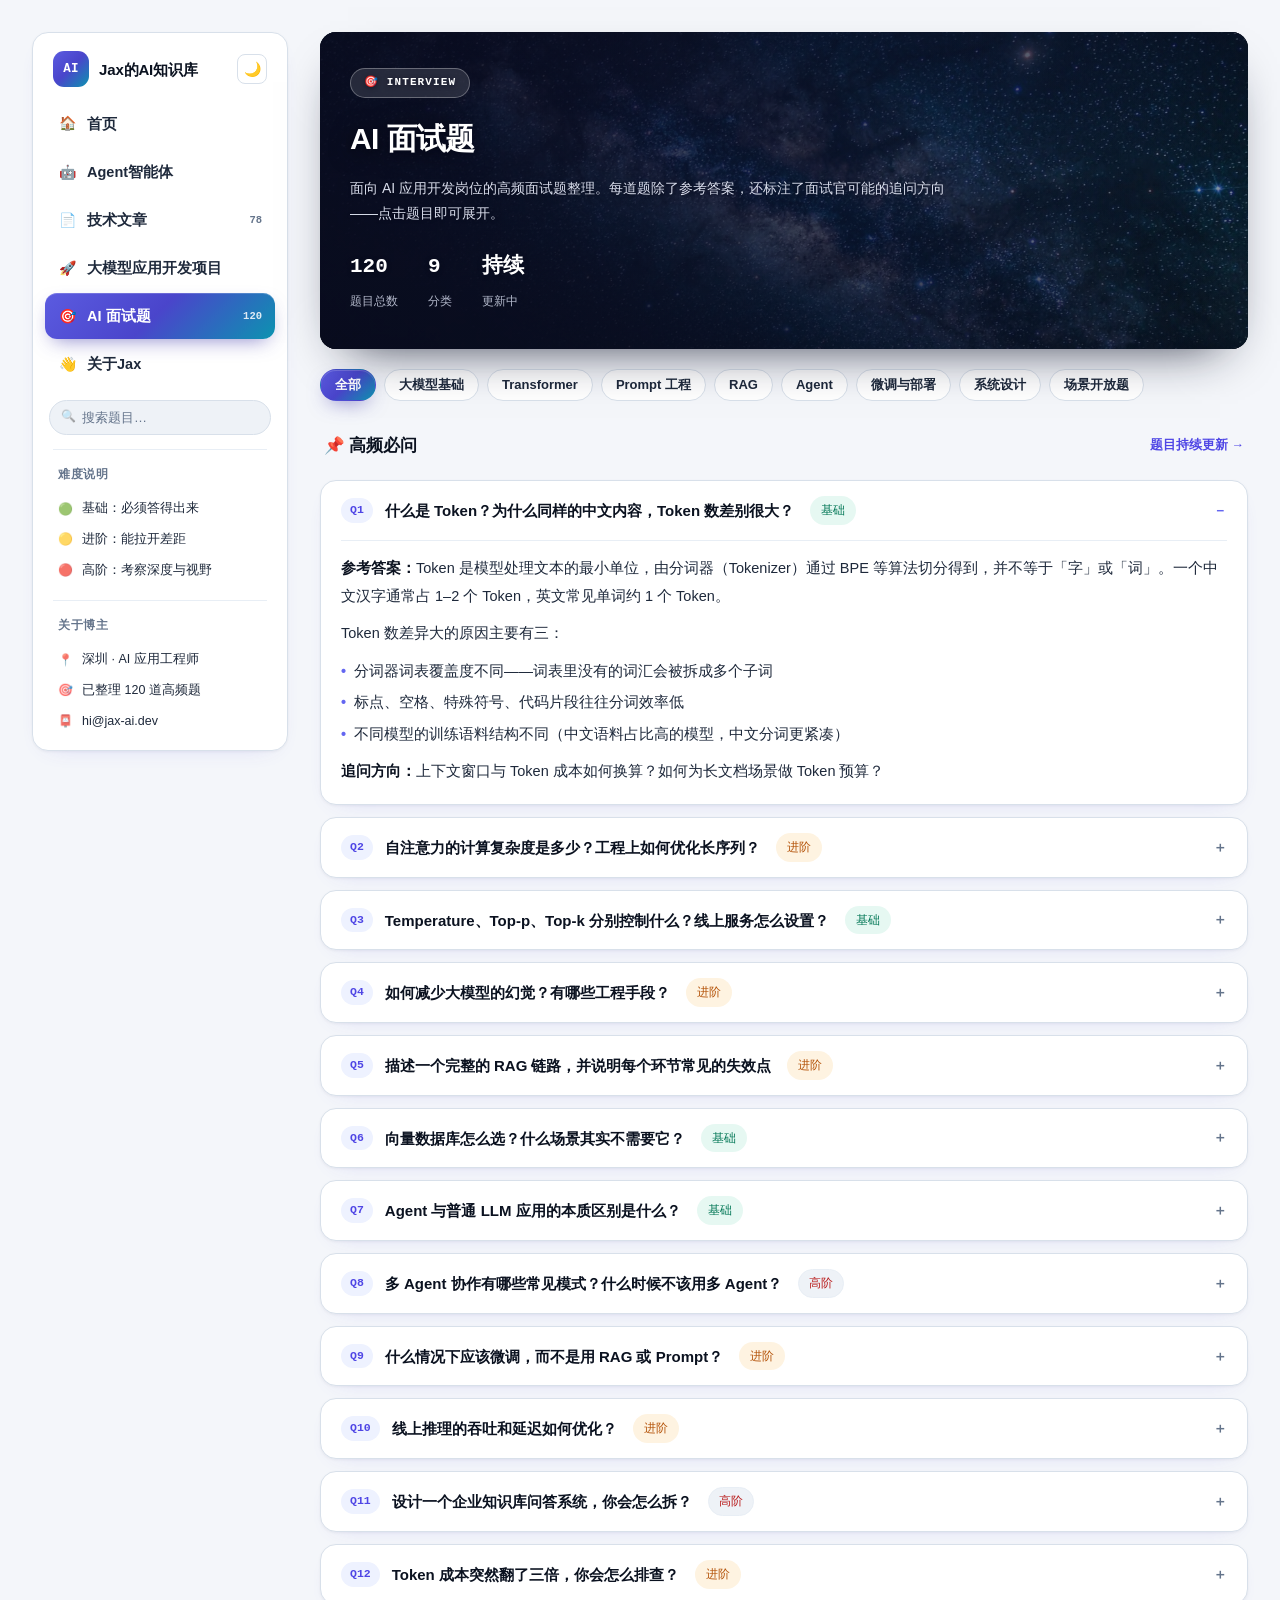
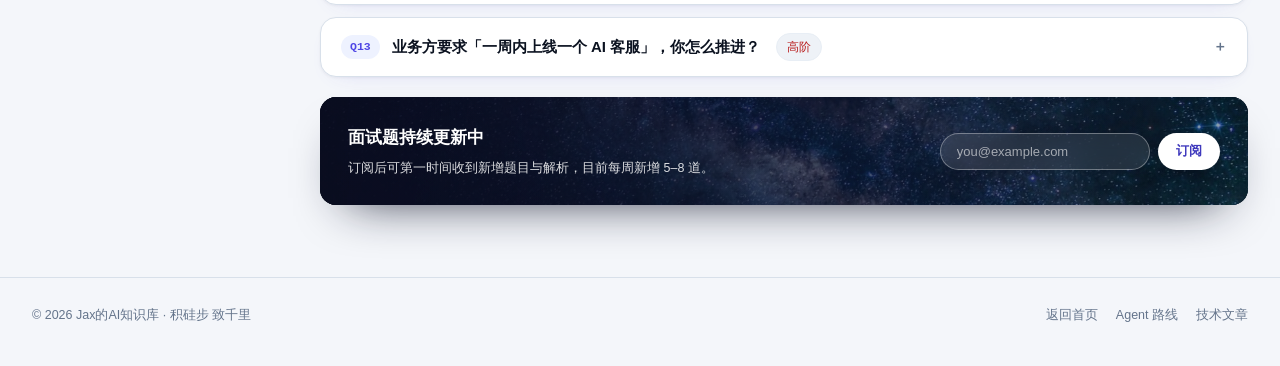
<file: interview.html>
<!DOCTYPE html>
<html lang="zh-CN" data-theme="light">
<head>
<script>
(function(){try{var t=localStorage.getItem('jax-ai-theme');if(t==='dark'||t==='light')document.documentElement.setAttribute('data-theme',t);}catch(e){}})();
</script>
<meta charset="UTF-8">
<meta name="viewport" content="width=device-width, initial-scale=1.0">
<title>AI 面试题 · Jax的AI知识库</title>
<meta name="description" content="AI 应用开发高频面试题：LLM 基础、RAG、Agent、微调部署、系统设计">
<meta property="og:title" content="AI 面试题 · Jax的AI知识库">
<meta property="og:description" content="AI 应用开发高频面试题：LLM 基础、RAG、Agent、微调部署、系统设计">
<meta name="theme-color" content="#0b1026">
<meta property="og:type" content="website">
<meta property="og:site_name" content="Jax的AI知识库">
<meta property="og:image" content="assets/galaxy-cover.jpg">
<link rel="icon" href="assets/favicon.svg" type="image/svg+xml">
<link rel="apple-touch-icon" href="assets/galaxy-cover.jpg">
<link rel="stylesheet" href="assets/site.css">
</head>
<body>
<a class="skip-link" href="#main">跳到主要内容</a>

<div class="layout">

  <!-- ================= 侧栏 ================= -->
  <aside class="sidebar">
    <div class="side-card">
      <div class="brand">
        <span class="avatar">AI</span>
        <span class="brand-name">Jax的AI知识库</span>
        <button class="theme-btn" data-theme-toggle aria-label="切换深浅主题">🌙</button>
      </div>
      <nav class="nav">
        <a href="index.html"><span class="ico">🏠</span>首页</a>
        <a href="agents.html"><span class="ico">🤖</span>Agent智能体</a>
        <a href="articles.html"><span class="ico">📄</span>技术文章<span class="cnt">78</span></a>
        <a href="projects.html"><span class="ico">🚀</span>大模型应用开发项目</a>
        <a href="interview.html" class="active"><span class="ico">🎯</span>AI 面试题<span class="cnt">120</span></a>
        <a href="about.html"><span class="ico">👋</span>关于Jax</a>
      </nav>
      <div class="side-search">
        <span class="s-ico">🔍</span>
        <label for="sideSearch" class="sr-only">搜索题目</label>
        <input id="sideSearch" type="search" placeholder="搜索题目…">
      </div>
      <div class="side-divider"></div>
      <div class="side-title">难度说明</div>
      <ul class="info-list">
        <li><span class="ico">🟢</span>基础：必须答得出来</li>
        <li><span class="ico">🟡</span>进阶：能拉开差距</li>
        <li><span class="ico">🔴</span>高阶：考察深度与视野</li>
      </ul>
      <div class="side-divider"></div>
      <div class="side-title">关于博主</div>
      <ul class="info-list">
        <li><span class="ico">📍</span>深圳 · AI 应用工程师</li>
        <li><span class="ico">🎯</span>已整理 120 道高频题</li>
        <li><span class="ico">📮</span>hi@jax-ai.dev</li>
      </ul>
    </div>
  </aside>

  <!-- ================= 主内容 ================= -->
  <main class="main" id="main">

    <section class="page-hero">
      <span class="eyebrow">🎯 Interview</span>
      <h1>AI 面试题</h1>
      <p>面向 AI 应用开发岗位的高频面试题整理。每道题除了参考答案，还标注了面试官可能的追问方向——点击题目即可展开。</p>
      <div class="hero-stats">
        <div><b>120</b><span>题目总数</span></div>
        <div><b>9</b><span>分类</span></div>
        <div><b>持续</b><span>更新中</span></div>
      </div>
    </section>

    <!-- 分类筛选 -->
    <section class="filter-bar" aria-label="题目分类筛选">
      <button class="filter-pill active" data-filter="all" data-filter-group="q" aria-pressed="true">全部</button>
      <button class="filter-pill" data-filter="大模型基础" data-filter-group="q" aria-pressed="false">大模型基础</button>
      <button class="filter-pill" data-filter="Transformer" data-filter-group="q" aria-pressed="false">Transformer</button>
      <button class="filter-pill" data-filter="Prompt工程" data-filter-group="q" aria-pressed="false">Prompt 工程</button>
      <button class="filter-pill" data-filter="RAG" data-filter-group="q" aria-pressed="false">RAG</button>
      <button class="filter-pill" data-filter="Agent" data-filter-group="q" aria-pressed="false">Agent</button>
      <button class="filter-pill" data-filter="微调与部署" data-filter-group="q" aria-pressed="false">微调与部署</button>
      <button class="filter-pill" data-filter="系统设计" data-filter-group="q" aria-pressed="false">系统设计</button>
      <button class="filter-pill" data-filter="场景开放题" data-filter-group="q" aria-pressed="false">场景开放题</button>
    </section>

    <div class="sec-head">
      <h2>📌 高频必问</h2>
      <a href="interview.html">题目持续更新 →</a>
    </div>

    <section class="q-list">

      <details class="card q-card" data-cat="大模型基础" open>
        <summary>
          <span class="q-num">Q1</span>
          什么是 Token？为什么同样的中文内容，Token 数差别很大？
          <span class="q-tags"><span class="pill pill-success">基础</span></span>
        </summary>
        <div class="q-body">
          <p><strong>参考答案：</strong>Token 是模型处理文本的最小单位，由分词器（Tokenizer）通过 BPE 等算法切分得到，并不等于「字」或「词」。一个中文汉字通常占 1–2 个 Token，英文常见单词约 1 个 Token。</p>
          <p>Token 数差异大的原因主要有三：</p>
          <ul>
            <li>分词器词表覆盖度不同——词表里没有的词汇会被拆成多个子词</li>
            <li>标点、空格、特殊符号、代码片段往往分词效率低</li>
            <li>不同模型的训练语料结构不同（中文语料占比高的模型，中文分词更紧凑）</li>
          </ul>
          <p><strong>追问方向：</strong>上下文窗口与 Token 成本如何换算？如何为长文档场景做 Token 预算？</p>
        </div>
      </details>

      <details class="card q-card" data-cat="Transformer">
        <summary>
          <span class="q-num">Q2</span>
          自注意力的计算复杂度是多少？工程上如何优化长序列？
          <span class="q-tags"><span class="pill pill-warning">进阶</span></span>
        </summary>
        <div class="q-body">
          <p><strong>参考答案：</strong>标准自注意力的时间与显存复杂度都是 O(n²d)（n 为序列长度，d 为维度），这是长上下文的主要瓶颈。</p>
          <p>常见优化路径：</p>
          <ul>
            <li>稀疏/滑窗注意力，只计算局部或关键位置</li>
            <li>FlashAttention 等 IO 感知实现，降低显存访问开销</li>
            <li>KV Cache 复用与量化，减少增量推理的重复计算</li>
            <li>线性注意力、状态空间模型等替代结构</li>
          </ul>
          <p><strong>追问方向：</strong>KV Cache 为什么会成为显存瓶颈？PagedAttention 解决了什么问题？</p>
        </div>
      </details>

      <details class="card q-card" data-cat="大模型基础">
        <summary>
          <span class="q-num">Q3</span>
          Temperature、Top-p、Top-k 分别控制什么？线上服务怎么设置？
          <span class="q-tags"><span class="pill pill-success">基础</span></span>
        </summary>
        <div class="q-body">
          <p><strong>参考答案：</strong>三者都作用于解码阶段的采样分布。Temperature 缩放 logits 调节整体随机性；Top-k 只保留概率最高的 k 个候选；Top-p 保留累计概率达到 p 的最小候选集合。</p>
          <p>实践经验：需要稳定输出的抽取、分类、工具调用场景，温度调到 0–0.2，并优先用结构化输出约束；创意写作可放宽到 0.7–1.0。Top-k 与 Top-p 一般只调一个，同时打开容易互相干扰。</p>
          <p><strong>追问方向：</strong>温度设为 0 是否就一定可复现？还有哪些因素会造成结果不一致？</p>
        </div>
      </details>

      <details class="card q-card" data-cat="Prompt工程">
        <summary>
          <span class="q-num">Q4</span>
          如何减少大模型的幻觉？有哪些工程手段？
          <span class="q-tags"><span class="pill pill-warning">进阶</span></span>
        </summary>
        <div class="q-body">
          <p><strong>参考答案：</strong>可以从四层入手：</p>
          <ul>
            <li><strong>输入层：</strong>用 RAG 提供可靠上下文，并明确要求「仅依据给定资料回答」</li>
            <li><strong>提示层：</strong>要求先引用原文再给结论，允许回答「资料中没有提及」</li>
            <li><strong>解码层：</strong>降低温度、限制输出格式、要求结构化字段</li>
            <li><strong>校验层：</strong>加一道一致性检查或小模型复核，关键结论做事实核对</li>
          </ul>
          <p><strong>追问方向：</strong>如果检索到的资料本身就是错的，怎么办？</p>
        </div>
      </details>

      <details class="card q-card" data-cat="RAG">
        <summary>
          <span class="q-num">Q5</span>
          描述一个完整的 RAG 链路，并说明每个环节常见的失效点
          <span class="q-tags"><span class="pill pill-warning">进阶</span></span>
        </summary>
        <div class="q-body">
          <p><strong>参考答案：</strong>链路为「文档解析 → 切分 → 向量化 → 存储 → 检索 → 重排序 → 拼装上下文 → 生成」。</p>
          <ul>
            <li>解析：表格、扫描件、多栏排版容易丢结构</li>
            <li>切分：块太大引入噪声，太小丢失上下文，建议按语义或标题切分并加重叠</li>
            <li>向量化：领域术语与缩写表达不佳，可考虑混合检索补足</li>
            <li>检索：只用向量会漏掉精确关键词，建议 BM25 + 向量混合</li>
            <li>重排序：候选多时用 Cross-Encoder 精排，收益明显但要注意延迟</li>
            <li>生成：上下文过长会被稀释，需要控制在有效区间</li>
          </ul>
          <p><strong>追问方向：</strong>如何量化评估 RAG 效果？召回率和答案准确率是什么关系？</p>
        </div>
      </details>

      <details class="card q-card" data-cat="RAG">
        <summary>
          <span class="q-num">Q6</span>
          向量数据库怎么选？什么场景其实不需要它？
          <span class="q-tags"><span class="pill pill-success">基础</span></span>
        </summary>
        <div class="q-body">
          <p><strong>参考答案：</strong>选型主要看数据规模、并发、运维成本与是否需要混合检索。</p>
          <ul>
            <li>数据量在几十万条以内、已有 PostgreSQL，直接用 pgvector 最省事</li>
            <li>需要高性能与水平扩展，选专用向量库（Milvus、Qdrant 等）</li>
            <li>需要复杂过滤与事务，优先考虑支持标量过滤的方案</li>
          </ul>
          <p>不需要向量库的场景：候选集只有几百条时，关键词检索加规则过滤往往更快更准；纯结构化查询用 SQL 更合适。</p>
          <p><strong>追问方向：</strong>HNSW 与 IVF 索引的取舍是什么？</p>
        </div>
      </details>

      <details class="card q-card" data-cat="Agent">
        <summary>
          <span class="q-num">Q7</span>
          Agent 与普通 LLM 应用的本质区别是什么？
          <span class="q-tags"><span class="pill pill-success">基础</span></span>
        </summary>
        <div class="q-body">
          <p><strong>参考答案：</strong>普通应用是「一次输入 → 一次输出」的静态链路；Agent 引入了<strong>自主决策循环</strong>——模型根据目标决定下一步做什么、调用哪个工具、要不要继续，直到任务完成或触发终止条件。</p>
          <p>关键组成：LLM（决策核心）、工具（行动能力）、记忆（状态延续）、规划（任务分解）与终止条件。</p>
          <p><strong>追问方向：</strong>如何避免 Agent 陷入死循环？预算与步数上限怎么设计？</p>
        </div>
      </details>

      <details class="card q-card" data-cat="Agent">
        <summary>
          <span class="q-num">Q8</span>
          多 Agent 协作有哪些常见模式？什么时候不该用多 Agent？
          <span class="q-tags"><span class="pill" style="color:#b91c1c">高阶</span></span>
        </summary>
        <div class="q-body">
          <p><strong>参考答案：</strong>常见模式包括：</p>
          <ul>
            <li><strong>Planner-Executor</strong>：一个负责拆解，一个负责执行</li>
            <li><strong>Critic/Reviewer</strong>：增加评审角色，提升输出质量</li>
            <li><strong>Router</strong>：按意图分发到不同专家 Agent</li>
            <li><strong>Debate</strong>：多角色讨论后收敛结论</li>
          </ul>
          <p>不该用的场景：任务本身是线性的、状态简单；或者延迟与成本敏感。多 Agent 会显著增加 Token 消耗与不确定性，很多时候单 Agent 加更好的工具就够了。</p>
          <p><strong>追问方向：</strong>多 Agent 之间如何共享上下文而不炸掉窗口？</p>
        </div>
      </details>

      <details class="card q-card" data-cat="微调与部署">
        <summary>
          <span class="q-num">Q9</span>
          什么情况下应该微调，而不是用 RAG 或 Prompt？
          <span class="q-tags"><span class="pill pill-warning">进阶</span></span>
        </summary>
        <div class="q-body">
          <p><strong>参考答案：</strong>按需求性质判断：</p>
          <ul>
            <li>缺<strong>知识</strong>（模型不知道某事实）→ RAG，知识可更新、可追溯</li>
            <li>缺<strong>格式与风格</strong>（输出不符合规范）→ 先改 Prompt，仍不稳定再微调</li>
            <li>需要<strong>固定行为模式</strong>、降低提示词长度、压缩成本 → 微调更合适</li>
            <li>需要<strong>极致延迟或数据不出域</strong> → 微调小模型自部署</li>
          </ul>
          <p><strong>追问方向：</strong>LoRA 与全参微调的取舍？数据量多少才值得微调？</p>
        </div>
      </details>

      <details class="card q-card" data-cat="微调与部署">
        <summary>
          <span class="q-num">Q10</span>
          线上推理的吞吐和延迟如何优化？
          <span class="q-tags"><span class="pill pill-warning">进阶</span></span>
        </summary>
        <div class="q-body">
          <p><strong>参考答案：</strong>从三个层面下手：</p>
          <ul>
            <li><strong>调度层：</strong>连续批处理（Continuous Batching）提升 GPU 利用率，PagedAttention 减少显存碎片</li>
            <li><strong>模型层：</strong>量化（INT8/INT4）、蒸馏、投机解码</li>
            <li><strong>业务层：</strong>结果缓存、按难度分流到不同规格模型、流式输出改善首字延迟体感</li>
          </ul>
          <p>衡量指标要同时看首 Token 延迟（TTFT）与每 Token 输出时间（TPOT），只优化吞吐可能让单请求变慢。</p>
        </div>
      </details>

      <details class="card q-card" data-cat="系统设计">
        <summary>
          <span class="q-num">Q11</span>
          设计一个企业知识库问答系统，你会怎么拆？
          <span class="q-tags"><span class="pill" style="color:#b91c1c">高阶</span></span>
        </summary>
        <div class="q-body">
          <p><strong>参考答案：</strong>按四层拆：</p>
          <ul>
            <li><strong>数据层</strong>：多源接入（文档库、Wiki、工单），解析清洗、权限标注、增量更新</li>
            <li><strong>检索层</strong>：混合检索 + 重排序，按用户权限过滤，缓存高频问题</li>
            <li><strong>生成层</strong>：上下文拼装、引用标注、拒答策略、多轮改写</li>
            <li><strong>运营层</strong>：评测集与回归、badcase 归集、成本与延迟监控、灰度发布</li>
          </ul>
          <p>要点：权限必须贯穿到检索阶段，而不是生成后再过滤；没有评测集的系统无法迭代。</p>
          <p><strong>追问方向：</strong>如何做增量更新而不重建全量索引？</p>
        </div>
      </details>

      <details class="card q-card" data-cat="系统设计">
        <summary>
          <span class="q-num">Q12</span>
          Token 成本突然翻了三倍，你会怎么排查？
          <span class="q-tags"><span class="pill pill-warning">进阶</span></span>
        </summary>
        <div class="q-body">
          <p><strong>参考答案：</strong>建立 Token 级追踪后按维度下钻：</p>
          <ul>
            <li>按接口/场景拆：是某个新功能带来的，还是全量上涨</li>
            <li>按环节拆：输入 Token 涨（上下文变长/重复注入）还是输出涨（回答变啰嗦/循环调用）</li>
            <li>按模型拆：是否发生了模型路由变更或降级回退</li>
            <li>按调用次数拆：是否出现重试风暴、Agent 步数失控</li>
          </ul>
          <p>常见根因：Prompt 模板膨胀、历史对话未做裁剪、检索块数变更、缓存失效。</p>
        </div>
      </details>

      <details class="card q-card" data-cat="场景开放题">
        <summary>
          <span class="q-num">Q13</span>
          业务方要求「一周内上线一个 AI 客服」，你怎么推进？
          <span class="q-tags"><span class="pill" style="color:#b91c1c">高阶</span></span>
        </summary>
        <div class="q-body">
          <p><strong>参考答案：</strong>先对齐范围再谈技术。</p>
          <ul>
            <li><strong>定边界</strong>：只做高频问题的自动应答，复杂问题转人工，明确成功率目标</li>
            <li><strong>拿数据</strong>：从历史工单里抽出 100–200 条真实问题，作为评测集与知识来源</li>
            <li><strong>搭最小闭环</strong>：RAG + 拒答策略 + 转人工兜底，先保证不出错</li>
            <li><strong>建度量</strong>：准确率、转人工率、用户反馈，一周内跑通数据回流</li>
            <li><strong>渐进放量</strong>：先小流量灰度，badcase 归集后再优化</li>
          </ul>
          <p>关键判断：宁可答不出，也不要答错——客服场景的错误成本远高于拒答。</p>
        </div>
      </details>

    </section>

    <section class="subscribe">
      <div>
        <h3>面试题持续更新中</h3>
        <p>订阅后可第一时间收到新增题目与解析，目前每周新增 5–8 道。</p>
      </div>
      <form>
        <label for="emailInput" class="sr-only">邮箱地址</label>
        <input id="emailInput" type="email" placeholder="you@example.com" required>
        <button type="submit" class="btn btn-white">订阅</button>
      </form>
    </section>

      <p id="search-empty" class="search-empty">没有匹配的内容，试试别的关键词。</p>

  </main>
</div>

<footer class="site-foot">
  <span>© 2026 Jax的AI知识库 · 积硅步 致千里</span>
  <div class="foot-links">
    <a href="index.html">返回首页</a>
    <a href="agents.html">Agent 路线</a>
    <a href="articles.html">技术文章</a>
  </div>
</footer>

<script src="assets/site.js"></script>
</body>
</html>
</file>
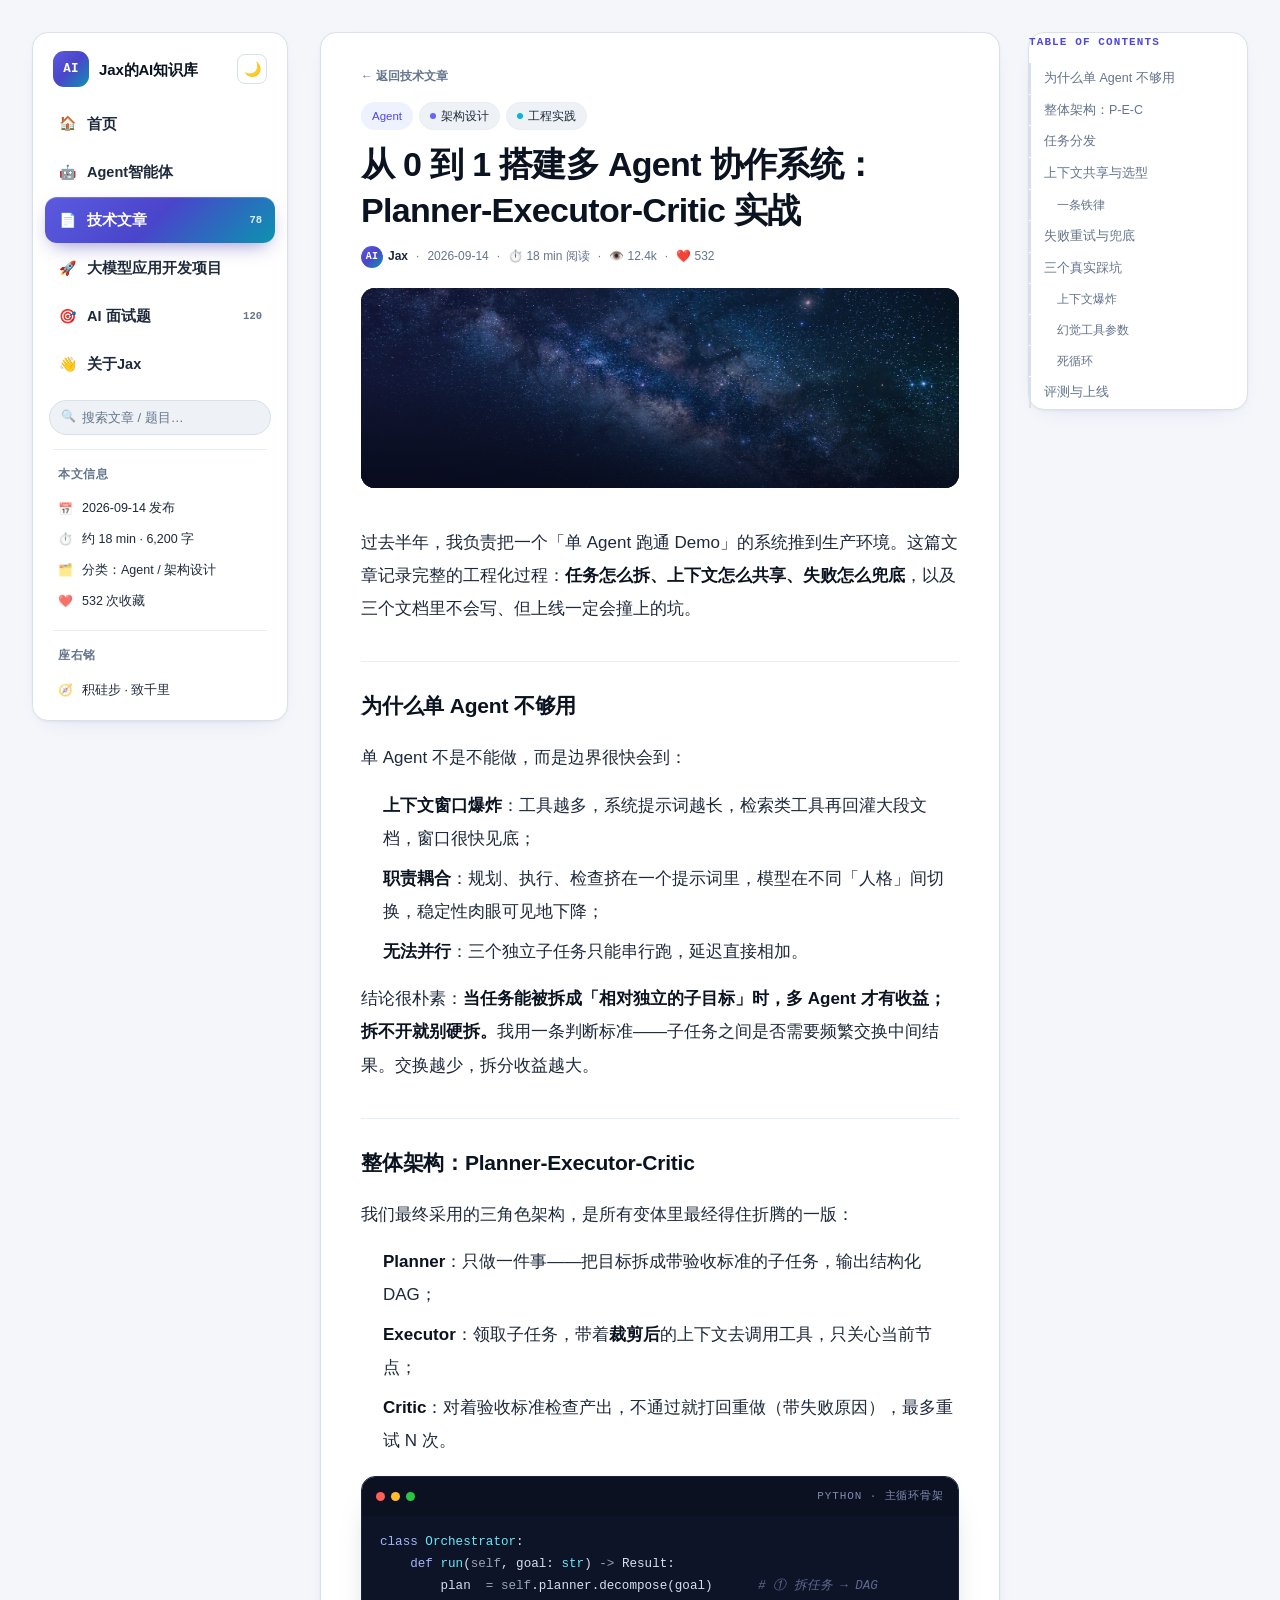
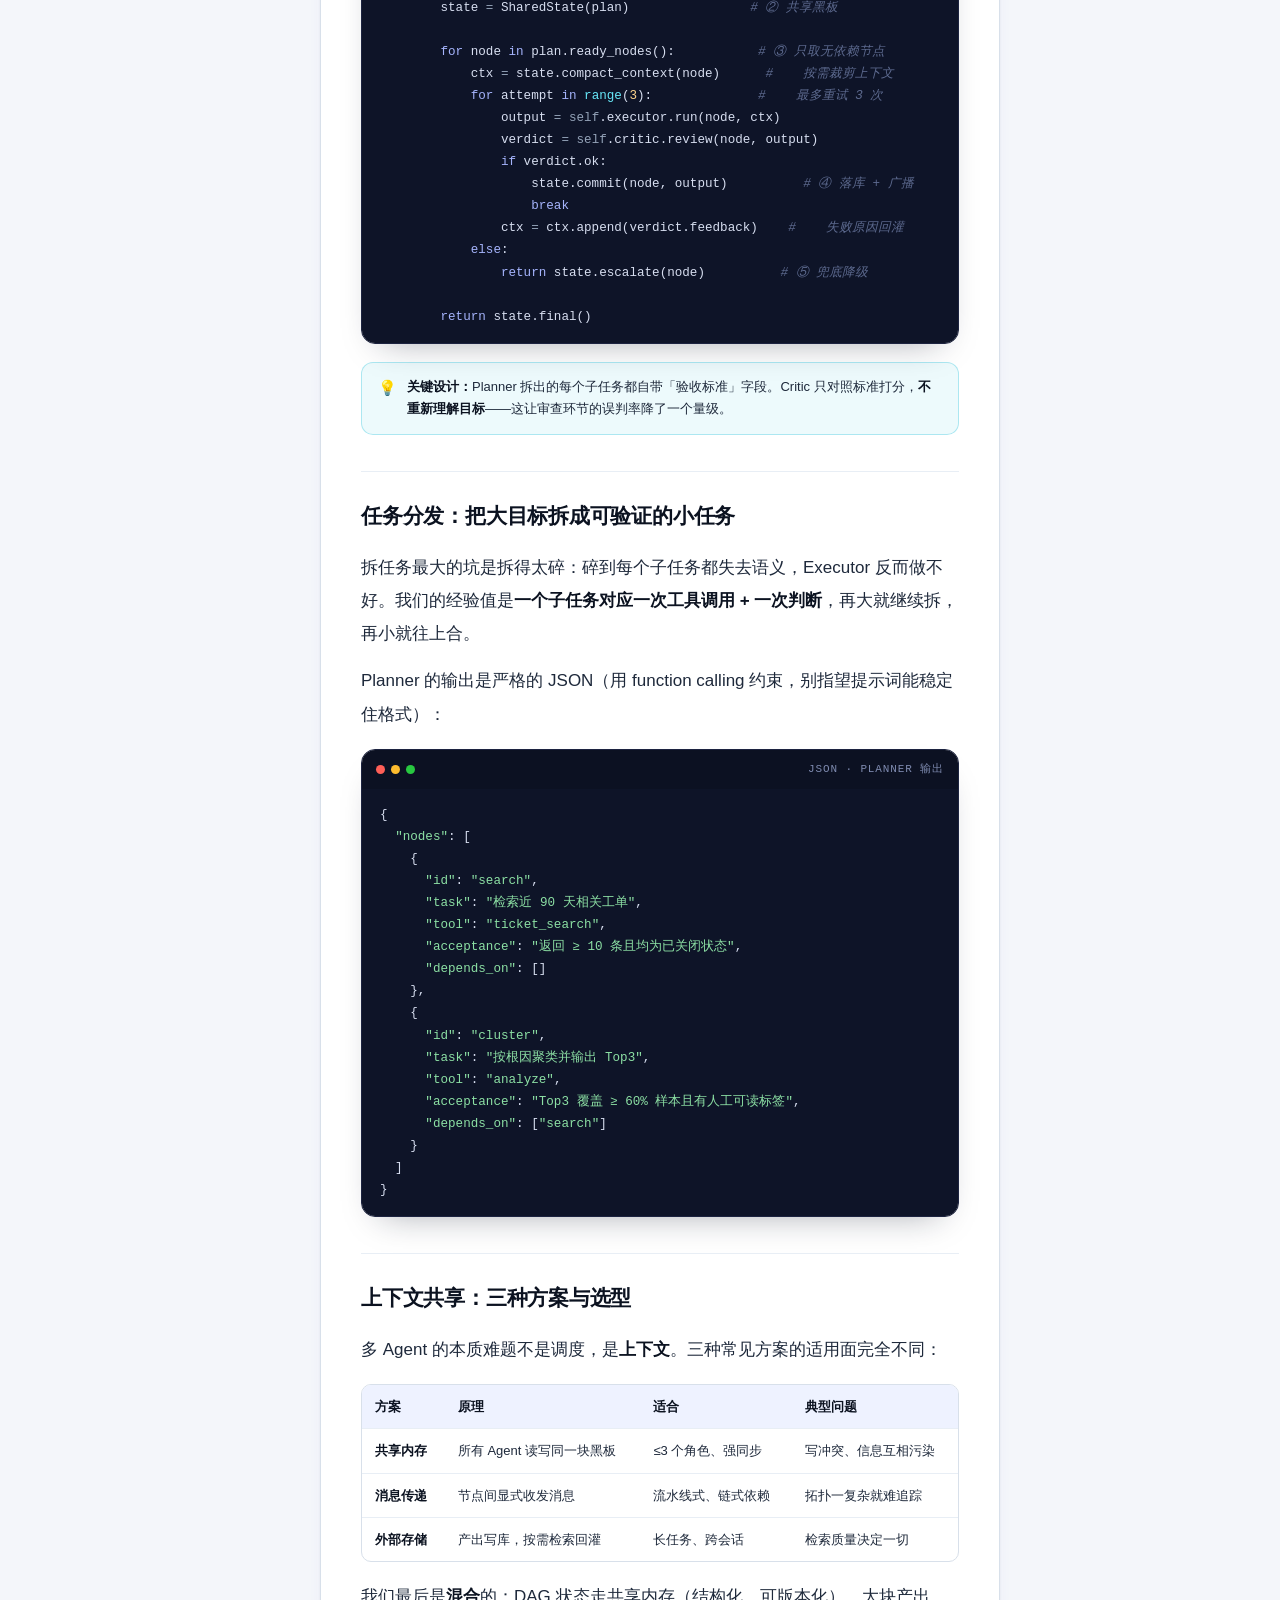
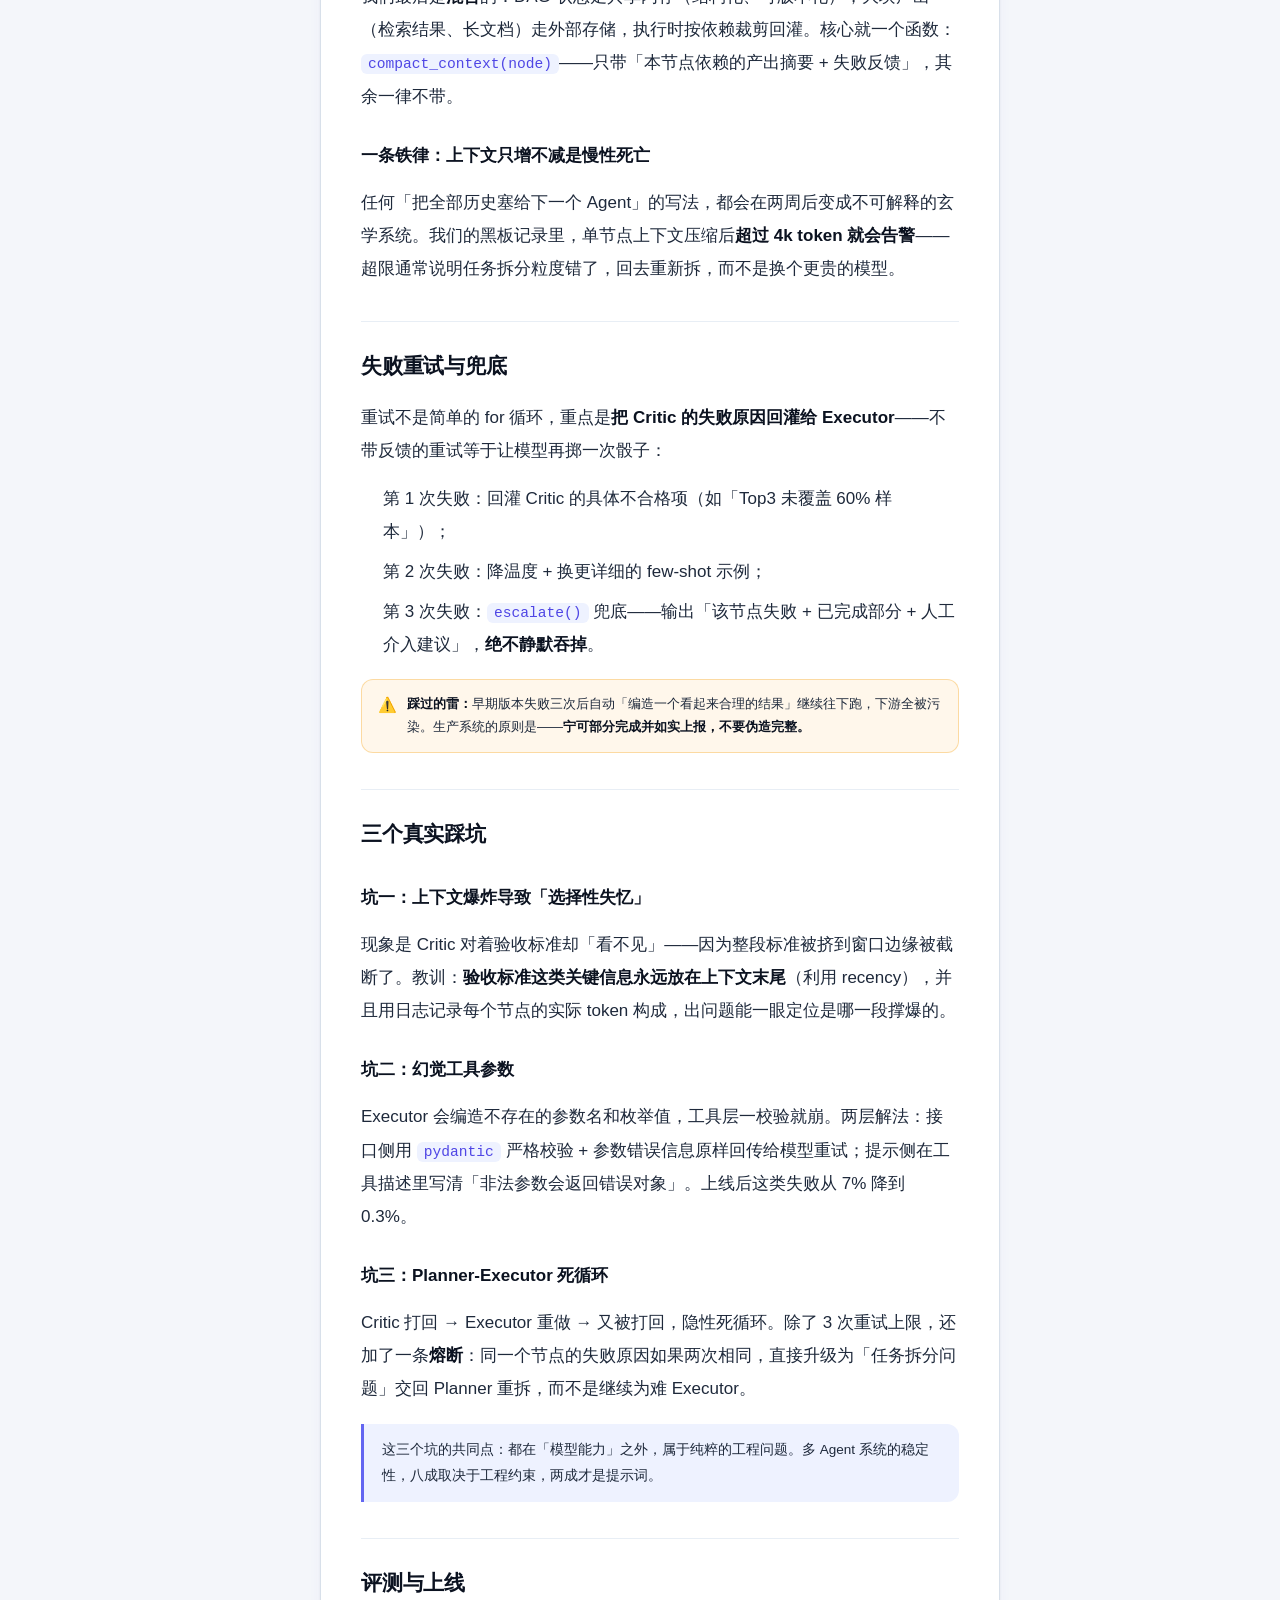
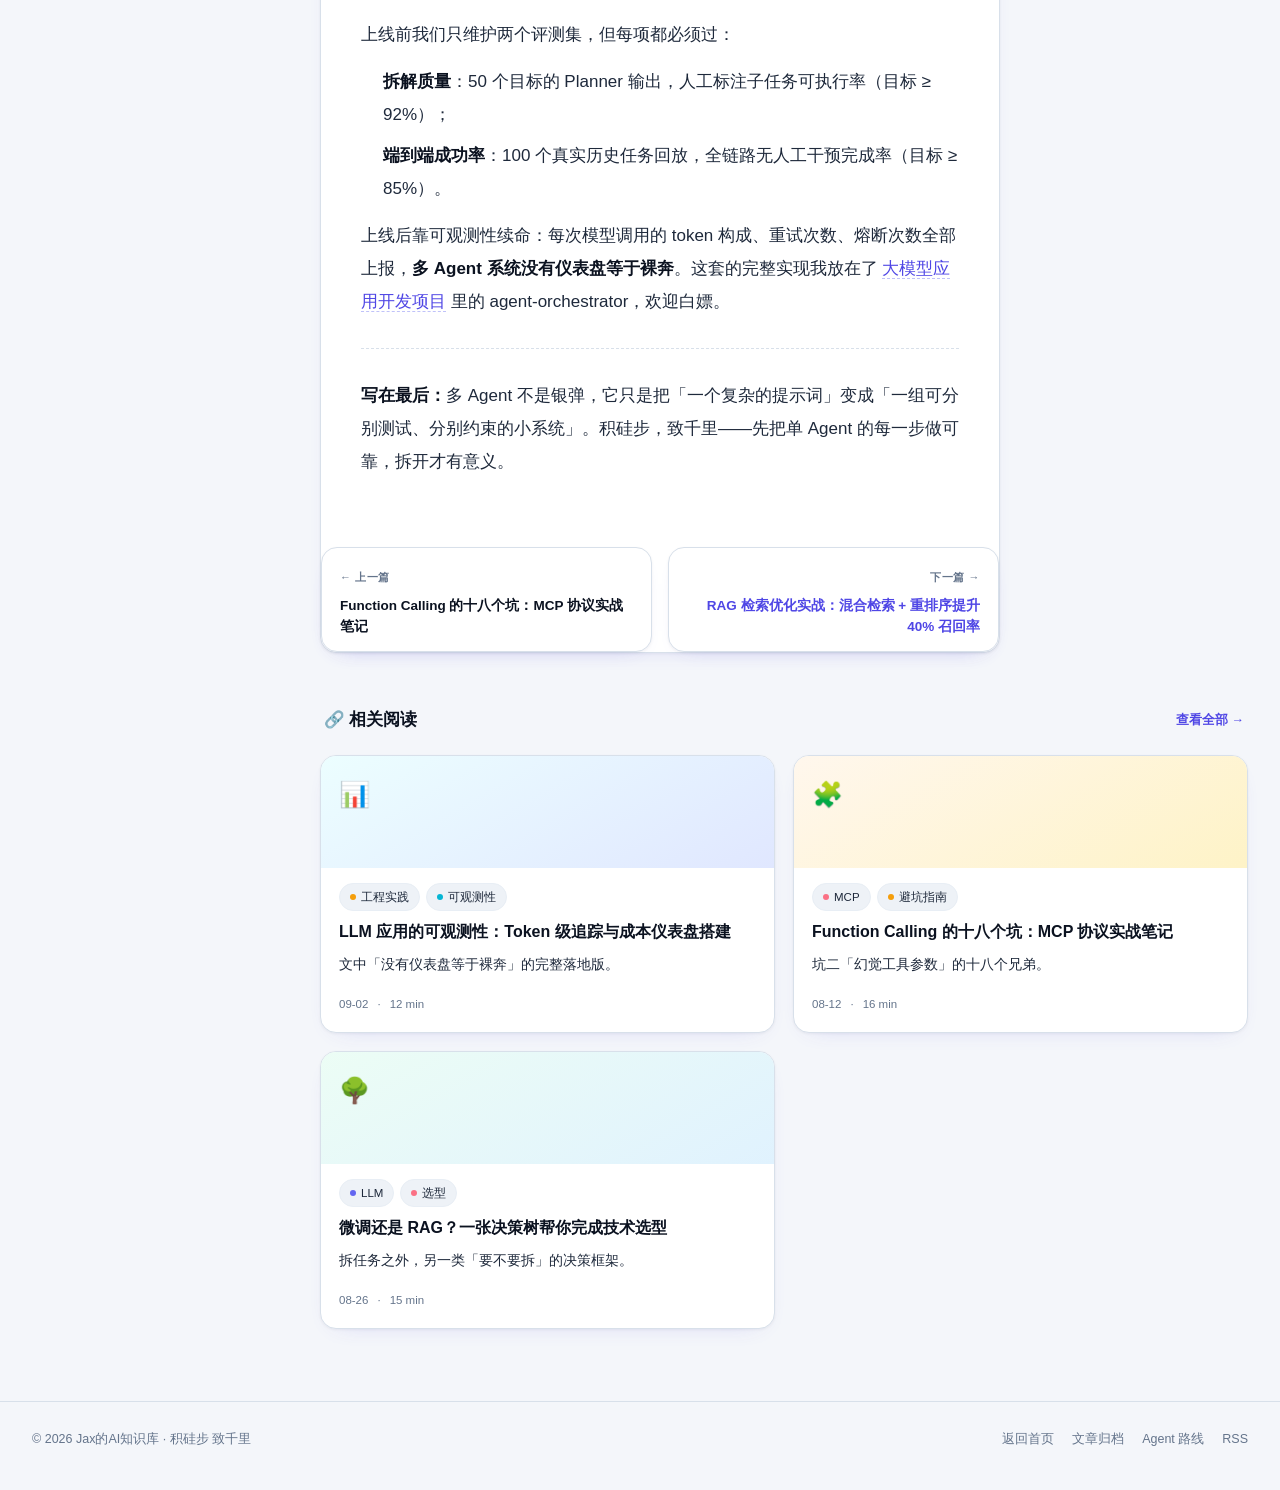
<file: post.html>
<!DOCTYPE html>
<html lang="zh-CN" data-theme="light">
<head>
<script>
(function(){try{var t=localStorage.getItem('jax-ai-theme');if(t==='dark'||t==='light')document.documentElement.setAttribute('data-theme',t);}catch(e){}})();
</script>
<meta charset="UTF-8">
<meta name="viewport" content="width=device-width, initial-scale=1.0">
<title>从 0 到 1 搭建多 Agent 协作系统：Planner-Executor-Critic 实战 · Jax的AI知识库</title>
<meta name="description" content="拆解任务分发、上下文共享、失败重试的完整工程实现，附三个真实踩坑案例与可复现代码">
<meta property="og:title" content="从 0 到 1 搭建多 Agent 协作系统：Planner-Executor-Critic 实战 · Jax的AI知识库">
<meta property="og:description" content="拆解任务分发、上下文共享、失败重试的完整工程实现，附三个真实踩坑案例与可复现代码">
<meta name="theme-color" content="#0b1026">
<meta property="og:type" content="website">
<meta property="og:site_name" content="Jax的AI知识库">
<meta property="og:image" content="assets/galaxy-cover.jpg">
<link rel="icon" href="assets/favicon.svg" type="image/svg+xml">
<link rel="apple-touch-icon" href="assets/galaxy-cover.jpg">
<link rel="stylesheet" href="assets/site.css">
</head>
<body>
<a class="skip-link" href="#main">跳到主要内容</a>

<div class="layout">

  <!-- ================= 侧栏 ================= -->
  <aside class="sidebar">
    <div class="side-card">
      <div class="brand">
        <span class="avatar">AI</span>
        <span class="brand-name">Jax的AI知识库</span>
        <button class="theme-btn" data-theme-toggle aria-label="切换深浅主题">🌙</button>
      </div>
      <nav class="nav">
        <a href="index.html"><span class="ico">🏠</span>首页</a>
        <a href="agents.html"><span class="ico">🤖</span>Agent智能体</a>
        <a href="articles.html" class="active"><span class="ico">📄</span>技术文章<span class="cnt">78</span></a>
        <a href="projects.html"><span class="ico">🚀</span>大模型应用开发项目</a>
        <a href="interview.html"><span class="ico">🎯</span>AI 面试题<span class="cnt">120</span></a>
        <a href="about.html"><span class="ico">👋</span>关于Jax</a>
      </nav>
      <div class="side-search">
        <span class="s-ico">🔍</span>
        <label for="sideSearch" class="sr-only">搜索</label>
        <input id="sideSearch" type="search" placeholder="搜索文章 / 题目…">
      </div>
      <div class="side-divider"></div>
      <div class="side-title">本文信息</div>
      <ul class="info-list">
        <li><span class="ico">📅</span>2026-09-14 发布</li>
        <li><span class="ico">⏱️</span>约 18 min · 6,200 字</li>
        <li><span class="ico">🗂️</span>分类：Agent / 架构设计</li>
        <li><span class="ico">❤️</span>532 次收藏</li>
      </ul>
      <div class="side-divider"></div>
      <div class="side-title">座右铭</div>
      <ul class="info-list">
        <li><span class="ico">🧭</span>积硅步 · 致千里</li>
      </ul>
    </div>
  </aside>

  <!-- ================= 主内容：正文 + 粘性目录 ================= -->
  <main class="main" id="main">
    <div class="post-layout">

      <!-- 正文卡片 -->
      <article class="card">
        <div class="art-head">
          <a class="back-link" href="articles.html">← 返回技术文章</a>
          <div class="tags" style="margin-bottom:12px">
            <span class="pill pill-primary">Agent</span>
            <span class="pill"><span class="dot d-indigo"></span>架构设计</span>
            <span class="pill"><span class="dot d-cyan"></span>工程实践</span>
          </div>
          <h1 class="art-title">从 0 到 1 搭建多 Agent 协作系统：Planner-Executor-Critic 实战</h1>
          <div class="art-meta">
            <span class="m"><span class="avatar" style="width:22px;height:22px;font-size:10px">AI</span><b>Jax</b></span>
            <span class="m">·</span>
            <span class="m">2026-09-14</span>
            <span class="m">·</span>
            <span class="m">⏱️ 18 min 阅读</span>
            <span class="m">·</span>
            <span class="m">👁️ 12.4k</span>
            <span class="m">·</span>
            <span class="m">❤️ 532</span>
          </div>
        </div>

        <div class="cover art-cover" aria-hidden="true">
          <img class="cover-img" src="assets/galaxy-cover.jpg" alt="" decoding="async">
        </div>

        <div class="article-body">

          <p>过去半年，我负责把一个「单 Agent 跑通 Demo」的系统推到生产环境。这篇文章记录完整的工程化过程：<strong>任务怎么拆、上下文怎么共享、失败怎么兜底</strong>，以及三个文档里不会写、但上线一定会撞上的坑。</p>

          <h2 id="why">为什么单 Agent 不够用</h2>
          <p>单 Agent 不是不能做，而是边界很快会到：</p>
          <ul>
            <li><strong>上下文窗口爆炸</strong>：工具越多，系统提示词越长，检索类工具再回灌大段文档，窗口很快见底；</li>
            <li><strong>职责耦合</strong>：规划、执行、检查挤在一个提示词里，模型在不同「人格」间切换，稳定性肉眼可见地下降；</li>
            <li><strong>无法并行</strong>：三个独立子任务只能串行跑，延迟直接相加。</li>
          </ul>
          <p>结论很朴素：<strong>当任务能被拆成「相对独立的子目标」时，多 Agent 才有收益；拆不开就别硬拆。</strong>我用一条判断标准——子任务之间是否需要频繁交换中间结果。交换越少，拆分收益越大。</p>

          <h2 id="arch">整体架构：Planner-Executor-Critic</h2>
          <p>我们最终采用的三角色架构，是所有变体里最经得住折腾的一版：</p>
          <ul>
            <li><strong>Planner</strong>：只做一件事——把目标拆成带验收标准的子任务，输出结构化 DAG；</li>
            <li><strong>Executor</strong>：领取子任务，带着<strong>裁剪后</strong>的上下文去调用工具，只关心当前节点；</li>
            <li><strong>Critic</strong>：对着验收标准检查产出，不通过就打回重做（带失败原因），最多重试 N 次。</li>
          </ul>

          <div class="codeblock">
            <div class="code-head"><span class="dots"><i></i><i></i><i></i></span><span class="lang">python · 主循环骨架</span></div>
<pre><span class="tk-kw">class</span> <span class="tk-fn">Orchestrator</span>:
    <span class="tk-kw">def</span> <span class="tk-fn">run</span>(<span class="tk-op">self</span>, goal: <span class="tk-fn">str</span>) <span class="tk-op">-></span> Result:
        plan  <span class="tk-op">=</span> <span class="tk-op">self</span>.planner.decompose(goal)      <span class="tk-cm"># ① 拆任务 → DAG</span>
        state <span class="tk-op">=</span> SharedState(plan)                <span class="tk-cm"># ② 共享黑板</span>

        <span class="tk-kw">for</span> node <span class="tk-kw">in</span> plan.ready_nodes():           <span class="tk-cm"># ③ 只取无依赖节点</span>
            ctx <span class="tk-op">=</span> state.compact_context(node)      <span class="tk-cm">#    按需裁剪上下文</span>
            <span class="tk-kw">for</span> attempt <span class="tk-kw">in</span> <span class="tk-fn">range</span>(<span class="tk-num">3</span>):              <span class="tk-cm">#    最多重试 3 次</span>
                output <span class="tk-op">=</span> <span class="tk-op">self</span>.executor.run(node, ctx)
                verdict <span class="tk-op">=</span> <span class="tk-op">self</span>.critic.review(node, output)
                <span class="tk-kw">if</span> verdict.ok:
                    state.commit(node, output)          <span class="tk-cm"># ④ 落库 + 广播</span>
                    <span class="tk-kw">break</span>
                ctx <span class="tk-op">=</span> ctx.append(verdict.feedback)    <span class="tk-cm">#    失败原因回灌</span>
            <span class="tk-kw">else</span>:
                <span class="tk-kw">return</span> state.escalate(node)          <span class="tk-cm"># ⑤ 兜底降级</span>

        <span class="tk-kw">return</span> state.final()</pre>
          </div>

          <div class="callout callout-info">
            <span class="ico">💡</span>
            <div><b>关键设计：</b>Planner 拆出的每个子任务都自带「验收标准」字段。Critic 只对照标准打分，<b>不重新理解目标</b>——这让审查环节的误判率降了一个量级。</div>
          </div>

          <h2 id="split">任务分发：把大目标拆成可验证的小任务</h2>
          <p>拆任务最大的坑是拆得太碎：碎到每个子任务都失去语义，Executor 反而做不好。我们的经验值是<strong>一个子任务对应一次工具调用 + 一次判断</strong>，再大就继续拆，再小就往上合。</p>
          <p>Planner 的输出是严格的 JSON（用 function calling 约束，别指望提示词能稳定住格式）：</p>

          <div class="codeblock">
            <div class="code-head"><span class="dots"><i></i><i></i><i></i></span><span class="lang">json · Planner 输出</span></div>
<pre>{
  <span class="tk-str">"nodes"</span>: [
    {
      <span class="tk-str">"id"</span>: <span class="tk-str">"search"</span>,
      <span class="tk-str">"task"</span>: <span class="tk-str">"检索近 90 天相关工单"</span>,
      <span class="tk-str">"tool"</span>: <span class="tk-str">"ticket_search"</span>,
      <span class="tk-str">"acceptance"</span>: <span class="tk-str">"返回 ≥ 10 条且均为已关闭状态"</span>,
      <span class="tk-str">"depends_on"</span>: []
    },
    {
      <span class="tk-str">"id"</span>: <span class="tk-str">"cluster"</span>,
      <span class="tk-str">"task"</span>: <span class="tk-str">"按根因聚类并输出 Top3"</span>,
      <span class="tk-str">"tool"</span>: <span class="tk-str">"analyze"</span>,
      <span class="tk-str">"acceptance"</span>: <span class="tk-str">"Top3 覆盖 ≥ 60% 样本且有人工可读标签"</span>,
      <span class="tk-str">"depends_on"</span>: [<span class="tk-str">"search"</span>]
    }
  ]
}</pre>
          </div>

          <h2 id="ctx">上下文共享：三种方案与选型</h2>
          <p>多 Agent 的本质难题不是调度，是<strong>上下文</strong>。三种常见方案的适用面完全不同：</p>
          <table>
            <thead>
              <tr><th>方案</th><th>原理</th><th>适合</th><th>典型问题</th></tr>
            </thead>
            <tbody>
              <tr><td><strong>共享内存</strong></td><td>所有 Agent 读写同一块黑板</td><td>≤3 个角色、强同步</td><td>写冲突、信息互相污染</td></tr>
              <tr><td><strong>消息传递</strong></td><td>节点间显式收发消息</td><td>流水线式、链式依赖</td><td>拓扑一复杂就难追踪</td></tr>
              <tr><td><strong>外部存储</strong></td><td>产出写库，按需检索回灌</td><td>长任务、跨会话</td><td>检索质量决定一切</td></tr>
            </tbody>
          </table>
          <p>我们最后是<strong>混合</strong>的：DAG 状态走共享内存（结构化、可版本化），大块产出（检索结果、长文档）走外部存储，执行时按依赖裁剪回灌。核心就一个函数：<code>compact_context(node)</code>——只带「本节点依赖的产出摘要 + 失败反馈」，其余一律不带。</p>

          <h3 id="ctx-rule">一条铁律：上下文只增不减是慢性死亡</h3>
          <p>任何「把全部历史塞给下一个 Agent」的写法，都会在两周后变成不可解释的玄学系统。我们的黑板记录里，单节点上下文压缩后<strong>超过 4k token 就会告警</strong>——超限通常说明任务拆分粒度错了，回去重新拆，而不是换个更贵的模型。</p>

          <h2 id="retry">失败重试与兜底</h2>
          <p>重试不是简单的 for 循环，重点是<strong>把 Critic 的失败原因回灌给 Executor</strong>——不带反馈的重试等于让模型再掷一次骰子：</p>
          <ul>
            <li>第 1 次失败：回灌 Critic 的具体不合格项（如「Top3 未覆盖 60% 样本」）；</li>
            <li>第 2 次失败：降温度 + 换更详细的 few-shot 示例；</li>
            <li>第 3 次失败：<code>escalate()</code> 兜底——输出「该节点失败 + 已完成部分 + 人工介入建议」，<strong>绝不静默吞掉</strong>。</li>
          </ul>

          <div class="callout callout-warn">
            <span class="ico">⚠️</span>
            <div><b>踩过的雷：</b>早期版本失败三次后自动「编造一个看起来合理的结果」继续往下跑，下游全被污染。生产系统的原则是——<b>宁可部分完成并如实上报，不要伪造完整。</b></div>
          </div>

          <h2 id="pit">三个真实踩坑</h2>

          <h3 id="pit-1">坑一：上下文爆炸导致「选择性失忆」</h3>
          <p>现象是 Critic 对着验收标准却「看不见」——因为整段标准被挤到窗口边缘被截断了。教训：<strong>验收标准这类关键信息永远放在上下文末尾</strong>（利用 recency），并且用日志记录每个节点的实际 token 构成，出问题能一眼定位是哪一段撑爆的。</p>

          <h3 id="pit-2">坑二：幻觉工具参数</h3>
          <p>Executor 会编造不存在的参数名和枚举值，工具层一校验就崩。两层解法：接口侧用 <code>pydantic</code> 严格校验 + 参数错误信息原样回传给模型重试；提示侧在工具描述里写清「非法参数会返回错误对象」。上线后这类失败从 7% 降到 0.3%。</p>

          <h3 id="pit-3">坑三：Planner-Executor 死循环</h3>
          <p>Critic 打回 → Executor 重做 → 又被打回，隐性死循环。除了 3 次重试上限，还加了一条<strong>熔断</strong>：同一个节点的失败原因如果两次相同，直接升级为「任务拆分问题」交回 Planner 重拆，而不是继续为难 Executor。</p>

          <blockquote>
            <p>这三个坑的共同点：都在「模型能力」之外，属于纯粹的工程问题。多 Agent 系统的稳定性，八成取决于工程约束，两成才是提示词。</p>
          </blockquote>

          <h2 id="eval">评测与上线</h2>
          <p>上线前我们只维护两个评测集，但每项都必须过：</p>
          <ul>
            <li><strong>拆解质量</strong>：50 个目标的 Planner 输出，人工标注子任务可执行率（目标 ≥ 92%）；</li>
            <li><strong>端到端成功率</strong>：100 个真实历史任务回放，全链路无人工干预完成率（目标 ≥ 85%）。</li>
          </ul>
          <p>上线后靠可观测性续命：每次模型调用的 token 构成、重试次数、熔断次数全部上报，<strong>多 Agent 系统没有仪表盘等于裸奔</strong>。这套的完整实现我放在了 <a href="projects.html">大模型应用开发项目</a> 里的 agent-orchestrator，欢迎白嫖。</p>

          <hr>

          <p><strong>写在最后：</strong>多 Agent 不是银弹，它只是把「一个复杂的提示词」变成「一组可分别测试、分别约束的小系统」。积硅步，致千里——先把单 Agent 的每一步做可靠，拆开才有意义。</p>

        </div>

        <!-- 上一篇 / 下一篇 -->
        <div class="pn-grid">
          <a href="articles.html" class="card card-hover pn-card">
            <span class="lab">← 上一篇</span>
            <h4>Function Calling 的十八个坑：MCP 协议实战笔记</h4>
          </a>
          <a href="articles.html" class="card card-hover pn-card next">
            <span class="lab">下一篇 →</span>
            <h4>RAG 检索优化实战：混合检索 + 重排序提升 40% 召回率</h4>
          </a>
        </div>
      </article>

      <!-- 粘性目录 -->
      <aside class="card toc-card" aria-label="本文目录">
        <div class="toc-eyebrow">Table of Contents</div>
        <nav class="toc">
          <a href="#why">为什么单 Agent 不够用</a>
          <a href="#arch">整体架构：P-E-C</a>
          <a href="#split">任务分发</a>
          <a href="#ctx">上下文共享与选型</a>
          <a class="lv3" href="#ctx-rule">一条铁律</a>
          <a href="#retry">失败重试与兜底</a>
          <a href="#pit">三个真实踩坑</a>
          <a class="lv3" href="#pit-1">上下文爆炸</a>
          <a class="lv3" href="#pit-2">幻觉工具参数</a>
          <a class="lv3" href="#pit-3">死循环</a>
          <a href="#eval">评测与上线</a>
        </nav>
      </aside>

    </div>

    <!-- 相关阅读 -->
    <div class="sec-head" style="margin-top:22px">
      <h2>🔗 相关阅读</h2>
      <a href="articles.html">查看全部 →</a>
    </div>
    <div class="post-grid">
      <article class="card card-hover post-card">
        <div class="post-cover cv-2"><span>📊</span></div>
        <div class="post-body">
          <div class="tags">
            <span class="pill"><span class="dot d-amber"></span>工程实践</span>
            <span class="pill"><span class="dot d-cyan"></span>可观测性</span>
          </div>
          <h3><a href="articles.html">LLM 应用的可观测性：Token 级追踪与成本仪表盘搭建</a></h3>
          <p>文中「没有仪表盘等于裸奔」的完整落地版。</p>
          <div class="post-foot"><span>09-02</span><span>·</span><span>12 min</span></div>
        </div>
      </article>
      <article class="card card-hover post-card">
        <div class="post-cover cv-4"><span>🧩</span></div>
        <div class="post-body">
          <div class="tags">
            <span class="pill"><span class="dot d-rose"></span>MCP</span>
            <span class="pill"><span class="dot d-amber"></span>避坑指南</span>
          </div>
          <h3><a href="articles.html">Function Calling 的十八个坑：MCP 协议实战笔记</a></h3>
          <p>坑二「幻觉工具参数」的十八个兄弟。</p>
          <div class="post-foot"><span>08-12</span><span>·</span><span>16 min</span></div>
        </div>
      </article>
      <article class="card card-hover post-card">
        <div class="post-cover cv-3"><span>🌳</span></div>
        <div class="post-body">
          <div class="tags">
            <span class="pill"><span class="dot d-indigo"></span>LLM</span>
            <span class="pill"><span class="dot d-rose"></span>选型</span>
          </div>
          <h3><a href="articles.html">微调还是 RAG？一张决策树帮你完成技术选型</a></h3>
          <p>拆任务之外，另一类「要不要拆」的决策框架。</p>
          <div class="post-foot"><span>08-26</span><span>·</span><span>15 min</span></div>
        </div>
      </article>
    </div>

      <p id="search-empty" class="search-empty">没有匹配的内容，试试别的关键词。</p>

  </main>
</div>

<footer class="site-foot">
  <span>© 2026 Jax的AI知识库 · 积硅步 致千里</span>
  <div class="foot-links">
    <a href="index.html">返回首页</a>
    <a href="articles.html">文章归档</a>
    <a href="agents.html">Agent 路线</a>
    <a href="rss.xml">RSS</a>
  </div>
</footer>

<script src="assets/site.js"></script>
</body>
</html>
</file>
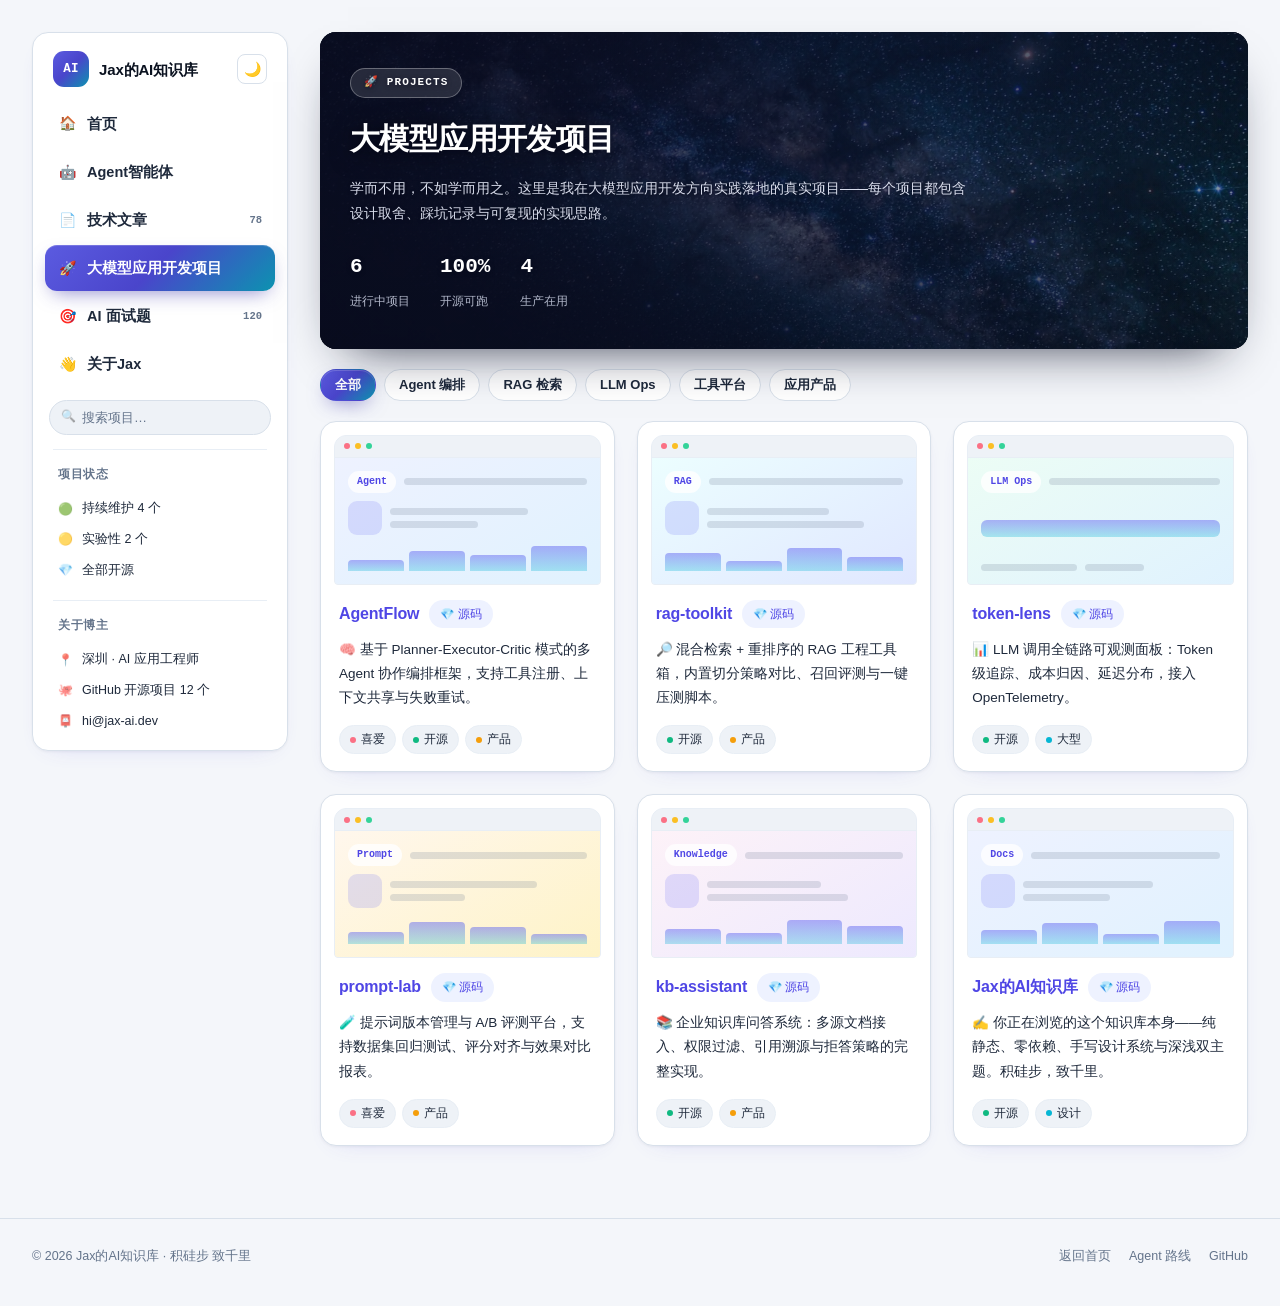
<file: projects.html>
<!DOCTYPE html>
<html lang="zh-CN" data-theme="light">
<head>
<script>
(function(){try{var t=localStorage.getItem('jax-ai-theme');if(t==='dark'||t==='light')document.documentElement.setAttribute('data-theme',t);}catch(e){}})();
</script>
<meta charset="UTF-8">
<meta name="viewport" content="width=device-width, initial-scale=1.0">
<title>大模型应用开发项目 · Jax的AI知识库</title>
<meta name="description" content="大模型应用开发项目的实现与复盘：Agent 编排、RAG 工具箱、LLM 可观测性">
<meta property="og:title" content="大模型应用开发项目 · Jax的AI知识库">
<meta property="og:description" content="大模型应用开发项目的实现与复盘：Agent 编排、RAG 工具箱、LLM 可观测性">
<meta name="theme-color" content="#0b1026">
<meta property="og:type" content="website">
<meta property="og:site_name" content="Jax的AI知识库">
<meta property="og:image" content="assets/galaxy-cover.jpg">
<link rel="icon" href="assets/favicon.svg" type="image/svg+xml">
<link rel="apple-touch-icon" href="assets/galaxy-cover.jpg">
<link rel="stylesheet" href="assets/site.css">
</head>
<body>
<a class="skip-link" href="#main">跳到主要内容</a>

<div class="layout">

  <!-- ================= 侧栏 ================= -->
  <aside class="sidebar">
    <div class="side-card">
      <div class="brand">
        <span class="avatar">AI</span>
        <span class="brand-name">Jax的AI知识库</span>
        <button class="theme-btn" data-theme-toggle aria-label="切换深浅主题">🌙</button>
      </div>
      <nav class="nav">
        <a href="index.html"><span class="ico">🏠</span>首页</a>
        <a href="agents.html"><span class="ico">🤖</span>Agent智能体</a>
        <a href="articles.html"><span class="ico">📄</span>技术文章<span class="cnt">78</span></a>
        <a href="projects.html" class="active"><span class="ico">🚀</span>大模型应用开发项目</a>
        <a href="interview.html"><span class="ico">🎯</span>AI 面试题<span class="cnt">120</span></a>
        <a href="about.html"><span class="ico">👋</span>关于Jax</a>
      </nav>
      <div class="side-search">
        <span class="s-ico">🔍</span>
        <label for="sideSearch" class="sr-only">搜索项目</label>
        <input id="sideSearch" type="search" placeholder="搜索项目…">
      </div>
      <div class="side-divider"></div>
      <div class="side-title">项目状态</div>
      <ul class="info-list">
        <li><span class="ico">🟢</span>持续维护 4 个</li>
        <li><span class="ico">🟡</span>实验性 2 个</li>
        <li><span class="ico">💎</span>全部开源</li>
      </ul>
      <div class="side-divider"></div>
      <div class="side-title">关于博主</div>
      <ul class="info-list">
        <li><span class="ico">📍</span>深圳 · AI 应用工程师</li>
        <li><span class="ico">🐙</span>GitHub 开源项目 12 个</li>
        <li><span class="ico">📮</span>hi@jax-ai.dev</li>
      </ul>
    </div>
  </aside>

  <!-- ================= 主内容 ================= -->
  <main class="main" id="main">

    <section class="page-hero">
      <span class="eyebrow">🚀 Projects</span>
      <h1>大模型应用开发项目</h1>
      <p>学而不用，不如学而用之。这里是我在大模型应用开发方向实践落地的真实项目——每个项目都包含设计取舍、踩坑记录与可复现的实现思路。</p>
      <div class="hero-stats">
        <div><b>6</b><span>进行中项目</span></div>
        <div><b>100%</b><span>开源可跑</span></div>
        <div><b>4</b><span>生产在用</span></div>
      </div>
    </section>

    <!-- 分类筛选 -->
    <section class="filter-bar" aria-label="项目分类筛选">
      <button class="filter-pill active" data-filter="all" data-filter-group="pj" aria-pressed="true">全部</button>
      <button class="filter-pill" data-filter="Agent编排" data-filter-group="pj" aria-pressed="false">Agent 编排</button>
      <button class="filter-pill" data-filter="RAG检索" data-filter-group="pj" aria-pressed="false">RAG 检索</button>
      <button class="filter-pill" data-filter="LLM Ops" data-filter-group="pj" aria-pressed="false">LLM Ops</button>
      <button class="filter-pill" data-filter="工具平台" data-filter-group="pj" aria-pressed="false">工具平台</button>
      <button class="filter-pill" data-filter="应用产品" data-filter-group="pj" aria-pressed="false">应用产品</button>
    </section>

    <section class="project-grid">

      <!-- 项目 1 -->
      <article class="card card-hover project-card" data-cat="Agent编排">
        <div class="preview">
          <div class="preview-bar"><i></i><i></i><i></i></div>
          <div class="preview-body pv-1">
            <div class="ui-row"><span class="ui-chip">Agent</span><span class="ui-line" style="flex:1"></span></div>
            <div class="ui-row">
              <span class="ui-block" style="width:34px;height:34px;border-radius:9px"></span>
              <div style="flex:1;display:flex;flex-direction:column;gap:6px">
                <span class="ui-line" style="width:70%"></span>
                <span class="ui-line" style="width:45%"></span>
              </div>
            </div>
            <div class="ui-fig"><b style="height:40%"></b><b style="height:70%"></b><b style="height:55%"></b><b style="height:88%"></b></div>
          </div>
        </div>
        <div class="project-body">
          <div class="project-title-row">
            <a href="https://github.com/JaxAi888" target="_blank" rel="noopener" class="project-title">AgentFlow</a>
            <span class="tags"><span class="pill pill-primary">💎 源码</span></span>
          </div>
          <p class="project-desc">🧠 基于 Planner-Executor-Critic 模式的多 Agent 协作编排框架，支持工具注册、上下文共享与失败重试。</p>
          <div class="tags" style="margin-top:auto;padding-top:6px">
            <span class="pill"><span class="dot d-rose"></span>喜爱</span>
            <span class="pill"><span class="dot d-green"></span>开源</span>
            <span class="pill"><span class="dot d-amber"></span>产品</span>
          </div>
        </div>
      </article>

      <!-- 项目 2 -->
      <article class="card card-hover project-card" data-cat="RAG检索">
        <div class="preview">
          <div class="preview-bar"><i></i><i></i><i></i></div>
          <div class="preview-body pv-2">
            <div class="ui-row"><span class="ui-chip">RAG</span><span class="ui-line" style="flex:1"></span></div>
            <div class="ui-row">
              <span class="ui-block" style="width:34px;height:34px;border-radius:9px"></span>
              <div style="flex:1;display:flex;flex-direction:column;gap:6px">
                <span class="ui-line" style="width:62%"></span>
                <span class="ui-line" style="width:80%"></span>
              </div>
            </div>
            <div class="ui-fig"><b style="height:62%"></b><b style="height:34%"></b><b style="height:80%"></b><b style="height:50%"></b></div>
          </div>
        </div>
        <div class="project-body">
          <div class="project-title-row">
            <a href="https://github.com/JaxAi888" target="_blank" rel="noopener" class="project-title">rag-toolkit</a>
            <span class="tags"><span class="pill pill-primary">💎 源码</span></span>
          </div>
          <p class="project-desc">🔎 混合检索 + 重排序的 RAG 工程工具箱，内置切分策略对比、召回评测与一键压测脚本。</p>
          <div class="tags" style="margin-top:auto;padding-top:6px">
            <span class="pill"><span class="dot d-green"></span>开源</span>
            <span class="pill"><span class="dot d-amber"></span>产品</span>
          </div>
        </div>
      </article>

      <!-- 项目 3 -->
      <article class="card card-hover project-card" data-cat="LLM Ops">
        <div class="preview">
          <div class="preview-bar"><i></i><i></i><i></i></div>
          <div class="preview-body pv-3">
            <div class="ui-row"><span class="ui-chip">LLM Ops</span><span class="ui-line" style="flex:1"></span></div>
            <div class="ui-fig" style="align-items:center;justify-content:center">
              <b style="height:30%;flex:none;width:100%;border-radius:6px"></b>
            </div>
            <div class="ui-row"><span class="ui-line" style="width:40%"></span><span class="ui-line" style="width:25%"></span></div>
          </div>
        </div>
        <div class="project-body">
          <div class="project-title-row">
            <a href="https://github.com/JaxAi888" target="_blank" rel="noopener" class="project-title">token-lens</a>
            <span class="tags"><span class="pill pill-primary">💎 源码</span></span>
          </div>
          <p class="project-desc">📊 LLM 调用全链路可观测面板：Token 级追踪、成本归因、延迟分布，接入 OpenTelemetry。</p>
          <div class="tags" style="margin-top:auto;padding-top:6px">
            <span class="pill"><span class="dot d-green"></span>开源</span>
            <span class="pill"><span class="dot d-cyan"></span>大型</span>
          </div>
        </div>
      </article>

      <!-- 项目 4 -->
      <article class="card card-hover project-card" data-cat="工具平台">
        <div class="preview">
          <div class="preview-bar"><i></i><i></i><i></i></div>
          <div class="preview-body pv-4">
            <div class="ui-row"><span class="ui-chip">Prompt</span><span class="ui-line" style="flex:1"></span></div>
            <div class="ui-row">
              <span class="ui-block" style="width:34px;height:34px;border-radius:9px"></span>
              <div style="flex:1;display:flex;flex-direction:column;gap:6px">
                <span class="ui-line" style="width:75%"></span>
                <span class="ui-line" style="width:38%"></span>
              </div>
            </div>
            <div class="ui-fig"><b style="height:45%"></b><b style="height:78%"></b><b style="height:60%"></b><b style="height:35%"></b></div>
          </div>
        </div>
        <div class="project-body">
          <div class="project-title-row">
            <a href="https://github.com/JaxAi888" target="_blank" rel="noopener" class="project-title">prompt-lab</a>
            <span class="tags"><span class="pill pill-primary">💎 源码</span></span>
          </div>
          <p class="project-desc">🧪 提示词版本管理与 A/B 评测平台，支持数据集回归测试、评分对齐与效果对比报表。</p>
          <div class="tags" style="margin-top:auto;padding-top:6px">
            <span class="pill"><span class="dot d-rose"></span>喜爱</span>
            <span class="pill"><span class="dot d-amber"></span>产品</span>
          </div>
        </div>
      </article>

      <!-- 项目 5 -->
      <article class="card card-hover project-card" data-cat="RAG检索|应用产品">
        <div class="preview">
          <div class="preview-bar"><i></i><i></i><i></i></div>
          <div class="preview-body pv-5">
            <div class="ui-row"><span class="ui-chip">Knowledge</span><span class="ui-line" style="flex:1"></span></div>
            <div class="ui-row">
              <span class="ui-block" style="width:34px;height:34px;border-radius:9px"></span>
              <div style="flex:1;display:flex;flex-direction:column;gap:6px">
                <span class="ui-line" style="width:58%"></span>
                <span class="ui-line" style="width:72%"></span>
              </div>
            </div>
            <div class="ui-fig"><b style="height:55%"></b><b style="height:40%"></b><b style="height:85%"></b><b style="height:65%"></b></div>
          </div>
        </div>
        <div class="project-body">
          <div class="project-title-row">
            <a href="https://github.com/JaxAi888" target="_blank" rel="noopener" class="project-title">kb-assistant</a>
            <span class="tags"><span class="pill pill-primary">💎 源码</span></span>
          </div>
          <p class="project-desc">📚 企业知识库问答系统：多源文档接入、权限过滤、引用溯源与拒答策略的完整实现。</p>
          <div class="tags" style="margin-top:auto;padding-top:6px">
            <span class="pill"><span class="dot d-green"></span>开源</span>
            <span class="pill"><span class="dot d-amber"></span>产品</span>
          </div>
        </div>
      </article>

      <!-- 项目 6 -->
      <article class="card card-hover project-card" data-cat="应用产品|工具平台">
        <div class="preview">
          <div class="preview-bar"><i></i><i></i><i></i></div>
          <div class="preview-body pv-1">
            <div class="ui-row"><span class="ui-chip">Docs</span><span class="ui-line" style="flex:1"></span></div>
            <div class="ui-row">
              <span class="ui-block" style="width:34px;height:34px;border-radius:9px"></span>
              <div style="flex:1;display:flex;flex-direction:column;gap:6px">
                <span class="ui-line" style="width:66%"></span>
                <span class="ui-line" style="width:44%"></span>
              </div>
            </div>
            <div class="ui-fig"><b style="height:50%"></b><b style="height:74%"></b><b style="height:38%"></b><b style="height:82%"></b></div>
          </div>
        </div>
        <div class="project-body">
          <div class="project-title-row">
            <a href="https://github.com/JaxAi888/git_ai" target="_blank" rel="noopener" class="project-title">Jax的AI知识库</a>
            <span class="tags"><span class="pill pill-primary">💎 源码</span></span>
          </div>
          <p class="project-desc">✍️ 你正在浏览的这个知识库本身——纯静态、零依赖、手写设计系统与深浅双主题。积硅步，致千里。</p>
          <div class="tags" style="margin-top:auto;padding-top:6px">
            <span class="pill"><span class="dot d-green"></span>开源</span>
            <span class="pill"><span class="dot d-cyan"></span>设计</span>
          </div>
        </div>
      </article>

    </section>

      <p id="search-empty" class="search-empty">没有匹配的内容，试试别的关键词。</p>

  </main>
</div>

<footer class="site-foot">
  <span>© 2026 Jax的AI知识库 · 积硅步 致千里</span>
  <div class="foot-links">
    <a href="index.html">返回首页</a>
    <a href="agents.html">Agent 路线</a>
    <a href="https://github.com/JaxAi888/git_ai" target="_blank" rel="noopener">GitHub</a>
  </div>
</footer>

<script src="assets/site.js"></script>
</body>
</html>
</file>
<file: assets/site.css>
/* ==========================================================================
   Jax的AI知识库 · 全站共享样式表
   设计基调：第一版配色（靛蓝 #6366f1 + 青色 #06b6d4 + 深空封面）
   ========================================================================== */

/* 深色主题无闪：在 CSS 解析前由 <head> 内联脚本写入 data-theme */
html[data-theme="dark"] { color-scheme: dark; }
html[data-theme="light"] { color-scheme: light; }

/* --------------------------------------------------------------------------
   1. 设计令牌 Design Tokens
   -------------------------------------------------------------------------- */
:root {
  /* 品牌色 —— 回到第一版，并按银河封面照片重新校准：深邃靛蓝 → 星云青 */
  --c-primary: #6366f1;
  --c-primary-600: #4f46e5;
  --c-primary-50: #eef2ff;
  --c-accent: #06b6d4;
  --c-gradient: linear-gradient(135deg, #5b5be0 0%, #4a45cb 48%, #0c93b0 100%);
  --c-surface: #0b1026;
  /* 银河横幅压暗层：左浓右淡，保证左侧文字可读、右侧留出星空 */
  --c-scrim: linear-gradient(96deg, rgba(8, 11, 28, .90) 0%, rgba(8, 11, 28, .70) 46%, rgba(8, 11, 28, .32) 100%);
  --c-tint: linear-gradient(118deg, rgba(79, 70, 229, .22), rgba(6, 182, 212, .12));
  --sheen: inset 0 1px 0 rgba(255, 255, 255, .18);

  /* 语义色 */
  --c-success: #10b981;
  --c-warning: #f59e0b;
  --c-error: #ef4444;

  /* 中性色 —— 学习站偏深、对比更强，长时间阅读不发灰 */
  --c-bg: #f4f6fa;
  --c-card: #ffffff;
  --c-card-soft: #eef2f7;
  --c-text: #0b1220;
  --c-text-2: #1e293b;
  --c-text-3: #64748b;
  --c-border: #d8e0ea;
  --c-border-soft: #e8eef5;

  /* 字体 */
  --font-sans: -apple-system, BlinkMacSystemFont, "PingFang SC",
    "Hiragino Sans GB", "Microsoft YaHei", "Helvetica Neue", Arial, sans-serif;
  --font-mono: "SF Mono", "JetBrains Mono", "Fira Code", Consolas, monospace;

  /* 字号 */
  --fs-xs: .75rem; --fs-sm: .875rem; --fs-base: 1rem;
  --fs-lg: 1.125rem; --fs-xl: 1.25rem; --fs-2xl: 1.5rem;

  /* 圆角 */
  --r-sm: 8px; --r-md: 12px; --r-lg: 16px; --r-full: 9999px;

  /* 阴影 */
  --shadow-card: 0 1px 3px rgba(15, 23, 42, .05), 0 8px 24px -18px rgba(79, 70, 229, .3);
  --shadow-hover: 0 4px 12px rgba(15, 23, 42, .07), 0 20px 40px -22px rgba(79, 70, 229, .45);
  --shadow-pill: 0 8px 20px -8px rgba(58, 52, 168, .62);
  --shadow-cosmic: 0 22px 50px -28px rgba(11, 16, 38, .92);

  --t-fast: 180ms cubic-bezier(.4, 0, .2, 1);
}

/* 暗色主题 */
[data-theme="dark"] {
  --c-bg: #0d1224;
  --c-card: #151b33;
  --c-card-soft: #1b2238;
  --c-text: #f1f5f9;
  --c-text-2: #cbd5e1;
  --c-text-3: #94a3b8;
  --c-border: #232c48;
  --c-border-soft: #1e2740;
  --c-primary-50: rgba(99, 102, 241, .16);
  --shadow-card: 0 1px 3px rgba(0, 0, 0, .3), 0 10px 28px -20px rgba(0, 0, 0, .7);
  --shadow-hover: 0 4px 14px rgba(0, 0, 0, .4), 0 22px 44px -22px rgba(0, 0, 0, .8);
}

/* --------------------------------------------------------------------------
   2. Reset 与基础
   -------------------------------------------------------------------------- */
*, *::before, *::after { box-sizing: border-box; margin: 0; padding: 0; }
html { scroll-behavior: smooth; }
body {
  font-family: var(--font-sans);
  color: var(--c-text);
  background: var(--c-bg);
  line-height: 1.8;
  font-weight: 500;
  -webkit-font-smoothing: antialiased;
  transition: background var(--t-fast), color var(--t-fast);
}
a { color: inherit; text-decoration: none; }
img { max-width: 100%; display: block; }
ul { list-style: none; }
:focus-visible { outline: 2px solid var(--c-primary); outline-offset: 2px; border-radius: 6px; }
.sr-only { position: absolute; width: 1px; height: 1px; overflow: hidden; clip: rect(0 0 0 0); }

/* --------------------------------------------------------------------------
   3. 布局：左侧个人侧栏 + 主内容
   -------------------------------------------------------------------------- */
.layout {
  display: grid;
  grid-template-columns: 256px minmax(0, 1fr);
  gap: 32px;
  max-width: 1320px;
  margin: 0 auto;
  padding: 32px 32px 72px;
  align-items: start;
}
.sidebar { position: sticky; top: 24px; }
.side-card {
  background: var(--c-card);
  border: 1px solid var(--c-border);
  border-radius: var(--r-lg);
  box-shadow: var(--shadow-card);
  padding: 14px 12px;
}
.main { display: flex; flex-direction: column; gap: 20px; min-width: 0; }

/* --------------------------------------------------------------------------
   4. 侧栏组件
   -------------------------------------------------------------------------- */
.brand { display: flex; align-items: center; gap: 10px; padding: 4px 8px 14px; }
.avatar {
  width: 36px; height: 36px; border-radius: 11px; flex-shrink: 0;
  background: var(--c-gradient); color: #fff;
  display: flex; align-items: center; justify-content: center;
  font-family: var(--font-mono); font-size: 12.5px; font-weight: 700; letter-spacing: .02em;
}
.avatar-lg { width: 48px; height: 48px; border-radius: 14px; font-size: 15px; }
.brand-name { font-size: 15px; font-weight: 800; letter-spacing: -.01em; }
.theme-btn {
  margin-left: auto; width: 30px; height: 30px; border-radius: var(--r-sm);
  border: 1px solid var(--c-border); background: transparent;
  cursor: pointer; font-size: 14px; line-height: 1;
  display: flex; align-items: center; justify-content: center;
  color: var(--c-text-2); transition: all var(--t-fast);
}
.theme-btn:hover { border-color: var(--c-primary); color: var(--c-primary); }

.nav { display: flex; flex-direction: column; gap: 2px; }
.nav a {
  display: flex; align-items: center; gap: 11px;
  padding: 10px 13px; border-radius: var(--r-md);
  font-size: 14.5px; font-weight: 600; color: var(--c-text-2);
  transition: all var(--t-fast);
}
.nav a:hover { background: var(--c-primary-50); color: var(--c-primary-600); }
.nav a.active {
  background: var(--c-gradient); color: #fff;
  box-shadow: var(--shadow-pill), var(--sheen);
}
.nav .ico { width: 18px; text-align: center; font-size: 14px; flex-shrink: 0; }
.nav .cnt {
  margin-left: auto; font-family: var(--font-mono); font-size: 10.5px;
  color: var(--c-text-3);
}
.nav a.active .cnt { color: rgba(255, 255, 255, .85); }

/* 侧栏搜索 */
.side-search { position: relative; margin: 12px 4px 6px; }
.side-search input {
  width: 100%; padding: 9px 32px 9px 32px;
  border: 1px solid var(--c-border); border-radius: var(--r-full);
  background: var(--c-card-soft); color: var(--c-text);
  font-size: 13px; font-family: var(--font-sans);
  transition: all var(--t-fast);
}
.side-search input::placeholder { color: var(--c-text-3); }
.side-search input:focus {
  outline: none; border-color: var(--c-primary); background: var(--c-card);
  box-shadow: 0 0 0 3px rgba(99, 102, 241, .12);
}
.side-search .s-ico { position: absolute; left: 12px; top: 50%; transform: translateY(-50%); font-size: 12px; opacity: .6; }

.side-divider { height: 1px; background: var(--c-border-soft); margin: 14px 8px; }
.side-title {
  font-size: 11.5px; font-weight: 600; color: var(--c-text-3);
  letter-spacing: .06em; padding: 0 13px 9px; text-transform: uppercase;
}

/* 标签云 */
.tag-cloud { display: flex; flex-wrap: wrap; gap: 6px; padding: 0 6px; }
.tag-cloud a {
  padding: 3px 11px; border-radius: var(--r-full); font-size: 12px;
  background: var(--c-card-soft); color: var(--c-text-2);
  border: 1px solid transparent; transition: all var(--t-fast);
}
.tag-cloud a:hover { background: var(--c-primary-50); color: var(--c-primary-600); border-color: rgba(99, 102, 241, .25); }

/* 侧栏信息列表 */
.info-list li {
  display: flex; align-items: center; gap: 9px;
  padding: 6px 13px; font-size: 12.5px; color: var(--c-text-2); line-height: 1.5;
}
.info-list .ico { font-size: 12px; opacity: .75; width: 15px; text-align: center; flex-shrink: 0; }

/* --------------------------------------------------------------------------
   5. 卡片与通用元素
   -------------------------------------------------------------------------- */
.card {
  background: var(--c-card);
  border: 1px solid var(--c-border);
  border-radius: var(--r-lg);
  box-shadow: var(--shadow-card);
  transition: box-shadow var(--t-fast), transform var(--t-fast), border-color var(--t-fast);
}
.card-hover:hover { box-shadow: var(--shadow-hover); transform: translateY(-3px); border-color: rgba(99, 102, 241, .3); }
.card-pad { padding: 22px 24px; }

/* 页面标题条 */
/* 页面 Hero —— 宇宙银河版（与首页封面同源：照片 + 极慢推近 + 左浓右淡压暗） */
.page-hero {
  position: relative; overflow: hidden;
  border-radius: var(--r-lg); padding: 34px 30px;
  color: #fff; background: var(--c-surface);
  box-shadow: var(--shadow-cosmic);
}
.page-hero::after {
  content: ""; position: absolute; inset: -3%; z-index: 0;
  background: url("galaxy-cover.jpg") center 44% / cover no-repeat;
  animation: coverDrift 56s ease-in-out infinite alternate;
  will-change: transform;
}
.page-hero::before {
  content: ""; position: absolute; inset: 0; z-index: 1;
  background:
    var(--c-scrim),
    linear-gradient(180deg, rgba(9, 13, 34, .30) 0%, transparent 42%, rgba(7, 10, 26, .50) 100%),
    var(--c-tint);
}
.page-hero > * { position: relative; z-index: 2; }
.page-hero .eyebrow {
  display: inline-flex; align-items: center; gap: 6px;
  font-family: var(--font-mono); font-size: 11px; font-weight: 600; letter-spacing: .1em;
  padding: 4px 13px; border-radius: var(--r-full);
  background: rgba(255, 255, 255, .12);
  border: 1px solid rgba(255, 255, 255, .3);
  backdrop-filter: blur(10px); -webkit-backdrop-filter: blur(10px);
  text-transform: uppercase; margin-bottom: 14px;
  text-shadow: 0 1px 4px rgba(5, 8, 24, .5);
}
.page-hero h1 {
  font-size: clamp(23px, 3.4vw, 30px); font-weight: 800; letter-spacing: -.02em;
  margin-bottom: 10px;
  text-shadow: 0 1px 4px rgba(5, 8, 24, .6), 0 3px 22px rgba(5, 8, 24, .7);
}
.page-hero p {
  font-size: 14px; color: rgba(233, 238, 252, .92);
  max-width: 620px; line-height: 1.8;
  text-shadow: 0 1px 3px rgba(5, 8, 24, .55);
}
.page-hero .hero-stats { display: flex; gap: 30px; margin-top: 22px; flex-wrap: wrap; }
.page-hero .hero-stats b {
  display: block; font-family: var(--font-mono); font-size: 21px; font-weight: 700;
  color: #fff; text-shadow: 0 1px 4px rgba(5, 8, 24, .6);
}
.page-hero .hero-stats span { font-size: 11.5px; color: rgba(226, 232, 250, .78); }

@media (prefers-reduced-motion: reduce) {
  .page-hero::after { animation: none; }
}

/* 区块标题 */
.sec-head { display: flex; align-items: center; justify-content: space-between; gap: 12px; padding: 10px 4px 0; }
.sec-head h2 { font-size: 16.5px; font-weight: 800; display: flex; align-items: center; gap: 8px; letter-spacing: -.01em; }
.sec-head a { font-size: 12.5px; font-weight: 600; color: var(--c-primary-600); }
.sec-head a:hover { opacity: .75; }

/* 按钮 */
.btn {
  display: inline-flex; align-items: center; gap: 6px;
  padding: 9px 18px; border-radius: var(--r-full);
  font-size: 13px; font-weight: 600; font-family: var(--font-sans);
  letter-spacing: .01em;
  border: none; cursor: pointer; transition: all var(--t-fast);
}
.btn-primary {
  background: var(--c-gradient); color: #fff;
  box-shadow: var(--shadow-pill), var(--sheen);
}
.btn-primary:hover { transform: translateY(-1px); filter: brightness(1.07); }
.btn-ghost { background: transparent; color: var(--c-text-2); border: 1px solid var(--c-border); }
.btn-ghost:hover { color: var(--c-primary-600); border-color: var(--c-primary); background: var(--c-primary-50); }

/* 徽标 / 标签 */
.pill {
  display: inline-flex; align-items: center; gap: 5px;
  padding: 3px 10px; border-radius: var(--r-full);
  background: var(--c-card-soft); border: 1px solid var(--c-border-soft);
  font-size: 11.5px; font-weight: 500; color: var(--c-text-2);
}
.pill .dot { width: 6px; height: 6px; border-radius: 50%; flex-shrink: 0; }
.pill-primary { background: var(--c-primary-50); border-color: transparent; color: var(--c-primary-600); }
.pill-success { background: rgba(16, 185, 129, .1); border-color: transparent; color: #047857; }
.pill-warning { background: rgba(245, 158, 11, .12); border-color: transparent; color: #b45309; }
.pill-info { background: rgba(6, 182, 212, .12); border-color: transparent; color: #0e7490; }
[data-theme="dark"] .pill-primary { color: #a5b4fc; }
[data-theme="dark"] .pill-success { color: #6ee7b7; }
[data-theme="dark"] .pill-warning { color: #fcd34d; }
[data-theme="dark"] .pill-info { color: #67e8f9; }
.d-indigo { background: var(--c-primary); } .d-cyan { background: var(--c-accent); }
.d-green { background: var(--c-success); } .d-amber { background: var(--c-warning); }
.d-rose { background: #fb7185; }
.tags { display: flex; flex-wrap: wrap; gap: 6px; }

/* --------------------------------------------------------------------------
   6. 首页组件
   -------------------------------------------------------------------------- */
/* 封面 = 真实银河高清图（assets/galaxy-cover.jpg）+ 多层压暗，保证白字可读 */
.cover {
  position: relative; height: 190px; border-radius: var(--r-lg); overflow: hidden;
  background: linear-gradient(135deg, #131a3d 0%, #0b1026 100%); /* 图片加载前的兜底底色 */
  box-shadow: var(--shadow-card);
}
.cover-img {
  position: absolute; inset: 0; z-index: 0;
  width: 100%; height: 100%; display: block;
  object-fit: cover; object-position: center 46%;
  transform-origin: 50% 50%;
  animation: coverDrift 56s ease-in-out infinite alternate;
  will-change: transform;
}
@keyframes coverDrift {
  from { transform: scale(1.03) translate3d(0, 0, 0); }
  to   { transform: scale(1.10) translate3d(-1.6%, -1.2%, 0); }
}
.cover::before {
  content: ""; position: absolute; inset: 0; z-index: 1;
  background:
    linear-gradient(180deg, rgba(10, 14, 36, .36) 0%, rgba(10, 14, 36, .06) 44%, rgba(8, 11, 28, .86) 100%),
    radial-gradient(130% 165% at 8% 104%, rgba(13, 18, 44, .84), transparent 58%),
    linear-gradient(112deg, rgba(79, 70, 229, .20), rgba(6, 182, 212, .10));
}
.cover-inner {
  position: absolute; inset: 0; z-index: 2;
  display: flex; align-items: flex-end; gap: 15px; padding: 18px 22px;
}
@media (prefers-reduced-motion: reduce) {
  .cover-img { animation: none; }
}
.cover-avatar {
  width: 62px; height: 62px; border-radius: 18px; flex-shrink: 0;
  background: rgba(255, 255, 255, .16); border: 2px solid rgba(255, 255, 255, .88);
  backdrop-filter: blur(9px); -webkit-backdrop-filter: blur(9px);
  box-shadow: 0 6px 22px rgba(4, 7, 22, .45);
  display: flex; align-items: center; justify-content: center; font-size: 27px;
}
.cover-name {
  color: #fff; font-size: 20px; font-weight: 700; letter-spacing: -.01em;
  text-shadow: 0 1px 3px rgba(5, 8, 24, .55), 0 2px 16px rgba(5, 8, 24, .65);
}
.cover-motto {
  color: rgba(232, 238, 250, .95); font-size: 13px; letter-spacing: .14em; font-weight: 500;
  text-shadow: 0 1px 3px rgba(5, 8, 24, .6);
}

.post-head { display: flex; align-items: center; gap: 11px; margin-bottom: 14px; }
.post-head-name { font-size: 14px; font-weight: 600; }
.post-head-date { font-size: 11.5px; color: var(--c-text-3); }
.pin-flag {
  margin-left: auto; font-size: 11px; font-weight: 600;
  padding: 3px 10px; border-radius: var(--r-full);
  background: var(--c-primary-50); color: var(--c-primary-600);
}
.prose { font-size: 15px; color: var(--c-text-2); line-height: 1.9; font-weight: 500; }
.prose p + p { margin-top: 12px; }
.prose strong { color: var(--c-text); font-weight: 700; }
.prose .hl { color: var(--c-primary-600); font-weight: 600; }
.card-actions {
  display: flex; align-items: center; gap: 10px;
  margin-top: 18px; padding-top: 16px; border-top: 1px solid var(--c-border-soft);
}
.like-count {
  margin-left: auto; display: inline-flex; align-items: center; gap: 6px;
  font-size: 12.5px; color: var(--c-text-3);
  padding: 6px 12px; border-radius: var(--r-full);
  background: var(--c-card-soft); border: 1px solid var(--c-border-soft);
}

/* 精选大卡 */
.feature-card { display: grid; grid-template-columns: 250px minmax(0, 1fr); overflow: hidden; }
.feature-cover {
  min-height: 100%; padding: 22px;
  display: flex; flex-direction: column; justify-content: space-between;
  background: linear-gradient(150deg, #eef2ff 0%, #e0f7fa 100%);
}
[data-theme="dark"] .feature-cover { background: linear-gradient(150deg, #1c2342 0%, #123042 100%); }
.feature-cover .emoji { font-size: 30px; }
.feature-cover .label {
  font-family: var(--font-mono); font-size: 11px; font-weight: 600;
  color: var(--c-primary-600); letter-spacing: .04em; text-transform: uppercase;
}
.feature-body { padding: 20px 22px; display: flex; flex-direction: column; gap: 10px; }
.feature-body h3 { font-size: 19px; font-weight: 800; line-height: 1.45; letter-spacing: -.01em; }
.feature-body h3 a:hover { color: var(--c-primary-600); }
.feature-body p { font-size: 14.5px; color: var(--c-text-2); font-weight: 500; }

/* 文章卡片网格 */
.post-grid { display: grid; grid-template-columns: repeat(2, minmax(0, 1fr)); gap: 18px; }
.post-card { display: flex; flex-direction: column; overflow: hidden; }
.post-cover {
  height: 112px; padding: 16px 18px; display: flex; align-items: flex-start;
  justify-content: space-between; font-size: 25px;
}
.cv-1 { background: linear-gradient(150deg, #eef2ff, #e0f2fe); }
.cv-2 { background: linear-gradient(150deg, #ecfeff, #e0e7ff); }
.cv-3 { background: linear-gradient(150deg, #ecfdf5, #e0f2fe); }
.cv-4 { background: linear-gradient(150deg, #fff7ed, #fef3c7); }
[data-theme="dark"] .cv-1, [data-theme="dark"] .cv-2,
[data-theme="dark"] .cv-3, [data-theme="dark"] .cv-4 {
  background: linear-gradient(150deg, #1c2342, #123042);
}
.post-body { padding: 15px 18px 17px; display: flex; flex-direction: column; gap: 9px; flex: 1; }
.post-body h3 { font-size: 16px; font-weight: 800; line-height: 1.5; }
.post-body h3 a:hover { color: var(--c-primary-600); }
.post-body p { font-size: 13.5px; color: var(--c-text-2); line-height: 1.75; font-weight: 500; }
.post-foot { margin-top: auto; padding-top: 8px; display: flex; align-items: center; gap: 9px; font-size: 11.5px; color: var(--c-text-3); }

/* 订阅卡 */
/* 订阅区 —— 同样换成宇宙银河版，避免亮渐变与照片撞色 */
.subscribe {
  position: relative; overflow: hidden;
  padding: 26px 28px; border-radius: var(--r-lg);
  background: var(--c-surface);
  color: #fff; display: flex; align-items: center; gap: 22px; flex-wrap: wrap;
  box-shadow: var(--shadow-cosmic);
}
.subscribe::after {
  content: ""; position: absolute; inset: -3%; z-index: 0;
  background: url("galaxy-cover.jpg") center 52% / cover no-repeat;
  animation: coverDrift 64s ease-in-out infinite alternate-reverse;
  will-change: transform;
}
.subscribe::before {
  content: ""; position: absolute; inset: 0; z-index: 1;
  background: var(--c-scrim), var(--c-tint);
}
.subscribe > * { position: relative; z-index: 2; }
.subscribe h3 { font-size: 16.5px; font-weight: 700; margin-bottom: 4px; }
.subscribe p { font-size: 12.5px; color: rgba(255, 255, 255, .85); }
.subscribe form { margin-left: auto; display: flex; gap: 8px; }
.subscribe input {
  width: 210px; padding: 10px 16px; border-radius: var(--r-full);
  border: 1px solid rgba(255, 255, 255, .34);
  background: rgba(255, 255, 255, .10);
  backdrop-filter: blur(10px); -webkit-backdrop-filter: blur(10px);
  color: #fff; font-size: 13px; font-family: var(--font-sans);
}
.subscribe input::placeholder { color: rgba(255, 255, 255, .58); }
.subscribe input:focus { outline: none; border-color: rgba(255, 255, 255, .9); background: rgba(255, 255, 255, .18); }
.subscribe .btn-white { background: #fff; color: #3f39bd; box-shadow: 0 10px 24px -12px rgba(8, 11, 28, .9); }
.subscribe .btn-white:hover { transform: translateY(-1px); box-shadow: 0 14px 28px -12px rgba(8, 11, 28, .95); }

/* --------------------------------------------------------------------------
   7. 技术文章页（分类筛选 + 年份归档列表）
   -------------------------------------------------------------------------- */
.filter-bar { display: flex; flex-wrap: wrap; gap: 8px; }
.filter-pill {
  padding: 6px 14px; border-radius: var(--r-full);
  font-size: 13px; font-weight: 600;
  background: var(--c-card); border: 1px solid var(--c-border);
  color: var(--c-text-2); cursor: pointer; transition: all var(--t-fast);
  font-family: var(--font-sans);
}
.filter-pill:hover { border-color: var(--c-primary); color: var(--c-primary-600); }
.filter-pill.active {
  background: var(--c-gradient); border-color: transparent;
  color: #fff; box-shadow: var(--shadow-pill), var(--sheen);
}

.year-block { padding-top: 6px; }
.year-head {
  display: flex; align-items: center; gap: 12px;
  padding: 14px 4px 10px;
}
.year-head .y {
  font-family: var(--font-mono); font-size: 24px; font-weight: 700;
  letter-spacing: -.02em; color: var(--c-text);
}
.year-head .ring {
  width: 10px; height: 10px; border-radius: 50%;
  border: 2.5px solid var(--c-primary); background: var(--c-card);
  flex-shrink: 0;
}
.year-head .count { font-size: 13px; color: var(--c-text-3); margin-left: 4px; }

/* 年份分组内一条连续的虚线时间轴 */
.entry-list { position: relative; padding-left: 4px; }
.entry-list::before {
  content: ""; position: absolute; left: 83px; top: 0; bottom: 8px; width: 1px;
  background: repeating-linear-gradient(to bottom, var(--c-border) 0 3px, transparent 3px 8px);
  opacity: .9;
}
.entry {
  display: grid; grid-template-columns: 66px 22px minmax(0, 1fr) auto;
  align-items: center; gap: 6px;
  padding: 9px 8px 9px 0; border-radius: var(--r-md);
  position: relative; transition: background var(--t-fast);
}
.entry:hover { background: var(--c-primary-50); }
.entry-date { font-family: var(--font-mono); font-size: 12.5px; color: var(--c-text-3); padding-left: 6px; }
.entry-node { display: flex; justify-content: center; }
.entry-node i {
  width: 7px; height: 7px; border-radius: 50%;
  background: var(--c-border); border: 1.5px solid var(--c-card);
  transition: all var(--t-fast);
}
.entry:hover .entry-node i { background: var(--c-primary); transform: scale(1.3); }
.entry-title { font-size: 15px; font-weight: 700; line-height: 1.6; color: var(--c-text); }
.entry:hover .entry-title { color: var(--c-primary-600); }
.entry-right { display: flex; align-items: center; gap: 10px; }
.entry-right .icon { font-size: 12px; opacity: .45; }
.entry-mark {
  width: 16px; height: 16px; border-radius: 5px;
  background: linear-gradient(135deg, var(--c-primary), var(--c-accent));
  opacity: .85; flex-shrink: 0;
}
[data-theme="dark"] .entry:hover { background: rgba(99, 102, 241, .12); }

/* --------------------------------------------------------------------------
   8. Agent 学习路线
   -------------------------------------------------------------------------- */
.roadmap { display: flex; flex-direction: column; gap: 16px; }
.phase {
  display: grid; grid-template-columns: 56px minmax(0, 1fr);
  gap: 18px; padding: 20px 22px; position: relative;
}
.phase-num {
  width: 48px; height: 48px; border-radius: 14px;
  background: var(--c-gradient); color: #fff;
  display: flex; align-items: center; justify-content: center;
  font-family: var(--font-mono); font-size: 17px; font-weight: 700;
  box-shadow: var(--shadow-pill);
}
.phase-head { display: flex; align-items: center; gap: 10px; flex-wrap: wrap; margin-bottom: 6px; }
.phase-head h3 { font-size: 17px; font-weight: 800; letter-spacing: -.01em; }
.phase-meta { font-size: 11.5px; color: var(--c-text-3); font-family: var(--font-mono); margin-left: auto; }
.phase-goal { font-size: 14px; color: var(--c-text-2); margin-bottom: 12px; font-weight: 500; }
.phase-cols { display: grid; grid-template-columns: repeat(2, minmax(0, 1fr)); gap: 14px 22px; }
.phase-col h4 {
  font-size: 12px; font-weight: 600; color: var(--c-text-3);
  letter-spacing: .05em; text-transform: uppercase; margin-bottom: 7px;
}
.check-list li {
  display: flex; gap: 8px; font-size: 13.5px; color: var(--c-text-2);
  padding: 3px 0; line-height: 1.6;
}
.check-list li::before { content: "✓"; color: var(--c-primary); font-weight: 700; flex-shrink: 0; }
.link-list li { padding: 3px 0; font-size: 13px; }
.link-list a { color: var(--c-primary-600); display: inline-flex; gap: 6px; align-items: baseline; }
.link-list a:hover { text-decoration: underline; }
.link-list .src { color: var(--c-text-3); font-size: 11.5px; }

/* 资源网格 */
.res-grid { display: grid; grid-template-columns: repeat(auto-fill, minmax(230px, 1fr)); gap: 16px; }
.res-card { padding: 18px; display: flex; flex-direction: column; gap: 9px; }
.res-card .ico { font-size: 22px; }
.res-card h3 { font-size: 14.5px; font-weight: 700; }
.res-card p { font-size: 12.5px; color: var(--c-text-2); }
.res-card ul { display: flex; flex-direction: column; gap: 5px; margin-top: 2px; }
.res-card li { font-size: 12.5px; color: var(--c-text-2); display: flex; gap: 7px; }
.res-card li b { color: var(--c-primary-600); font-weight: 600; }

/* --------------------------------------------------------------------------
   9. AI 面试题
   -------------------------------------------------------------------------- */
.q-list { display: flex; flex-direction: column; gap: 12px; }
.q-card { overflow: hidden; }
.q-card summary {
  display: flex; align-items: center; gap: 12px;
  padding: 15px 20px; cursor: pointer; list-style: none;
  font-size: 15px; font-weight: 700; color: var(--c-text);
}
.q-card summary::-webkit-details-marker { display: none; }
.q-card summary::after {
  content: "＋"; margin-left: auto; color: var(--c-text-3);
  font-size: 14px; transition: transform var(--t-fast);
}
.q-card[open] summary::after { content: "－"; color: var(--c-primary); }
.q-num {
  font-family: var(--font-mono); font-size: 11.5px; color: var(--c-primary-600);
  background: var(--c-primary-50); padding: 2px 9px; border-radius: var(--r-full);
  flex-shrink: 0;
}
.q-card summary:hover { color: var(--c-primary-600); }
.q-body {
  margin: 0 20px; padding: 14px 0 18px;
  font-size: 14.5px; color: var(--c-text-2); line-height: 1.9; font-weight: 500;
  border-top: 1px solid var(--c-border-soft);
}
.q-body p + p { margin-top: 10px; }
.q-body strong { color: var(--c-text); font-weight: 700; }
.q-body ul { list-style: none; margin: 8px 0; }
.q-body li { display: flex; gap: 8px; padding: 2px 0; }
.q-body li::before { content: "•"; color: var(--c-primary); font-weight: 700; }
.q-tags { display: flex; gap: 6px; margin-left: 4px; }

/* --------------------------------------------------------------------------
   10. 项目卡片（大模型应用开发项目）
   -------------------------------------------------------------------------- */
.project-grid { display: grid; grid-template-columns: repeat(auto-fill, minmax(290px, 1fr)); gap: 22px; }
.project-card { display: flex; flex-direction: column; overflow: hidden; }
.preview {
  margin: 13px 13px 0; border-radius: var(--r-md) var(--r-md) 4px 4px;
  border: 1px solid var(--c-border-soft); overflow: hidden;
  background: var(--c-card-soft);
}
.preview-bar {
  height: 22px; display: flex; align-items: center; gap: 5px; padding: 0 9px;
  background: var(--c-card-soft); border-bottom: 1px solid var(--c-border-soft);
}
.preview-bar i { width: 6px; height: 6px; border-radius: 50%; display: block; }
.preview-bar i:nth-child(1) { background: #fb7185; }
.preview-bar i:nth-child(2) { background: #fbbf24; }
.preview-bar i:nth-child(3) { background: #34d399; }
.preview-body { padding: 13px; height: 126px; display: flex; flex-direction: column; gap: 8px; }
.pv-1 { background: linear-gradient(150deg, #eef2ff, #e0f2fe); }
.pv-2 { background: linear-gradient(150deg, #ecfeff, #e0e7ff); }
.pv-3 { background: linear-gradient(150deg, #ecfdf5, #e0f2fe); }
.pv-4 { background: linear-gradient(150deg, #fff7ed, #fef3c7); }
.pv-5 { background: linear-gradient(150deg, #fdf2f8, #ede9fe); }
[data-theme="dark"] .pv-1, [data-theme="dark"] .pv-2, [data-theme="dark"] .pv-3,
[data-theme="dark"] .pv-4, [data-theme="dark"] .pv-5 {
  background: linear-gradient(150deg, #1c2342, #123042);
}
.ui-row { display: flex; align-items: center; gap: 8px; }
.ui-block { border-radius: 6px; background: rgba(99, 102, 241, .18); }
.ui-line { height: 7px; border-radius: 4px; background: rgba(100, 116, 139, .2); }
.ui-chip {
  padding: 2px 9px; border-radius: var(--r-full); font-size: 10px; font-weight: 600;
  background: rgba(255, 255, 255, .8); color: var(--c-primary-600);
  font-family: var(--font-mono); white-space: nowrap;
}
[data-theme="dark"] .ui-chip { background: rgba(255, 255, 255, .1); color: #a5b4fc; }
.ui-fig { flex: 1; display: flex; align-items: flex-end; gap: 5px; height: 100%; }
.ui-fig b {
  display: block; flex: 1; border-radius: 4px 4px 0 0;
  background: linear-gradient(180deg, rgba(99, 102, 241, .5), rgba(6, 182, 212, .3));
}
.project-body { padding: 15px 18px 17px; display: flex; flex-direction: column; gap: 9px; flex: 1; }
.project-title-row { display: flex; align-items: flex-start; gap: 10px; }
.project-title { font-size: 16px; font-weight: 700; color: var(--c-primary-600); letter-spacing: -.01em; }
.project-title:hover { text-decoration: underline; }
.project-desc { font-size: 13.5px; color: var(--c-text-2); line-height: 1.8; font-weight: 500; }

/* --------------------------------------------------------------------------
   11. 关于页
   -------------------------------------------------------------------------- */
.profile { display: flex; gap: 20px; align-items: flex-start; padding: 24px; flex-wrap: wrap; }
.profile-avatar {
  width: 84px; height: 84px; border-radius: 24px; flex-shrink: 0;
  background: var(--c-gradient); color: #fff;
  display: flex; align-items: center; justify-content: center;
  font-family: var(--font-mono); font-size: 26px; font-weight: 700;
  box-shadow: var(--shadow-pill);
}
.profile-main { flex: 1; min-width: 240px; display: flex; flex-direction: column; gap: 8px; }
.profile-main h1 { font-size: 22px; font-weight: 800; letter-spacing: -.02em; }
.profile-main .role { font-size: 13.5px; color: var(--c-primary-600); font-weight: 600; }
.profile-main p { font-size: 14.5px; color: var(--c-text-2); font-weight: 500; }

.skill-grid { display: grid; grid-template-columns: repeat(auto-fill, minmax(200px, 1fr)); gap: 14px; }
.skill-card { padding: 16px 18px; }
.skill-card h3 { font-size: 13px; font-weight: 700; margin-bottom: 9px; display: flex; align-items: center; gap: 7px; }
.skill-tags { display: flex; flex-wrap: wrap; gap: 6px; }

.timeline { display: flex; flex-direction: column; gap: 0; padding-left: 6px; }
.tl-item { display: grid; grid-template-columns: 100px 18px minmax(0, 1fr); gap: 10px; padding-bottom: 18px; position: relative; }
.tl-year { font-family: var(--font-mono); font-size: 12.5px; color: var(--c-text-3); padding-top: 1px; }
.tl-node { display: flex; justify-content: center; position: relative; }
.tl-node i {
  width: 9px; height: 9px; border-radius: 50%; margin-top: 6px;
  border: 2.5px solid var(--c-primary); background: var(--c-card);
}
.tl-item::after {
  content: ""; position: absolute; left: 109px; top: 22px; bottom: 0;
  width: 1px; background: var(--c-border);
}
.tl-item:last-child::after { display: none; }
.tl-body h4 { font-size: 15px; font-weight: 800; margin-bottom: 4px; }
.tl-body p { font-size: 13.5px; color: var(--c-text-2); font-weight: 500; }

.contact-grid { display: grid; grid-template-columns: repeat(auto-fill, minmax(180px, 1fr)); gap: 12px; }
.contact-card {
  display: flex; align-items: center; gap: 11px; padding: 14px 16px;
  font-size: 13px; color: var(--c-text-2);
}
.contact-card .ico { font-size: 17px; }

/* --------------------------------------------------------------------------
   12. 页脚
   -------------------------------------------------------------------------- */
.site-foot {
  max-width: 1320px; margin: 0 auto; padding: 26px 32px 40px;
  border-top: 1px solid var(--c-border);
  display: flex; align-items: center; justify-content: space-between;
  gap: 14px; flex-wrap: wrap; font-size: 12.5px; color: var(--c-text-3);
}
.foot-links { display: flex; gap: 18px; }
.foot-links a:hover { color: var(--c-primary-600); }

/* --------------------------------------------------------------------------
   13. 响应式
   -------------------------------------------------------------------------- */
@media (max-width: 940px) {
  .layout { grid-template-columns: 1fr; gap: 20px; padding-top: 20px; }
  .sidebar { position: static; }
  .nav { flex-direction: row; overflow-x: auto; gap: 6px; padding-bottom: 2px; }
  .nav a { white-space: nowrap; padding: 9px 14px; font-size: 13px; }
  .nav a.active { box-shadow: none; }
  .nav .cnt { display: none; }
  .side-search { margin: 12px 4px 4px; }
  .info-list { display: flex; flex-wrap: wrap; gap: 2px 6px; }
  .feature-card { grid-template-columns: 1fr; }
  .feature-cover { min-height: 110px; flex-direction: row; align-items: center; }
  .phase { grid-template-columns: 1fr; gap: 14px; }
  .phase-cols { grid-template-columns: 1fr; }
}
@media (max-width: 620px) {
  .post-grid { grid-template-columns: 1fr; }
  .cover { height: 158px; }
  .subscribe { flex-direction: column; align-items: flex-start; }
  .subscribe form { margin-left: 0; width: 100%; }
  .subscribe input { flex: 1; width: auto; }
  .entry { grid-template-columns: 58px 18px minmax(0, 1fr); }
  .entry-list::before { left: 73px; }
  .entry-right { display: none; }
  .tl-item { grid-template-columns: 82px 16px minmax(0, 1fr); }
  .tl-item::after { left: 89px; }
}

/* --------------------------------------------------------------------------
   14. 银河图复用：关于页横幅 / 订阅区底纹
   -------------------------------------------------------------------------- */
html { scroll-behavior: smooth; }
.cover--sm { height: 124px; }
.cover--sm .cover-avatar { width: 46px; height: 46px; border-radius: 14px; font-size: 21px; }
.cover--sm .cover-name { font-size: 16.5px; }
.cover--sm .cover-motto { font-size: 11.5px; }

/* 说明：订阅区的银河照片与压暗层统一在第 6 节 .subscribe 中定义，
   此处不再重复覆盖，避免层叠顺序把 ::before 压暗层覆盖掉。 */

/* --------------------------------------------------------------------------
   15. 文章详情页：双栏（正文 + 粘性目录）
   -------------------------------------------------------------------------- */
.post-layout { display: grid; grid-template-columns: minmax(0, 1fr); gap: 28px; align-items: start; }
@media (min-width: 1280px) {
  .post-layout { grid-template-columns: minmax(0, 1fr) 220px; }
}
.toc-card { position: sticky; top: 22px; }
.toc-eyebrow {
  font-family: var(--font-mono); font-size: 11px; font-weight: 700;
  letter-spacing: .1em; text-transform: uppercase; color: var(--c-primary-600);
}
.toc { margin-top: 10px; }
.toc a {
  display: block; padding: 6px 4px 6px 13px; margin: 1px 0;
  font-size: 12.5px; line-height: 1.5; color: var(--c-text-3);
  border-left: 2px solid var(--c-border);
  transition: color var(--t-fast), border-color var(--t-fast), background var(--t-fast);
}
.toc a.lv3 { padding-left: 26px; font-size: 12px; }
.toc a:hover { color: var(--c-primary-600); background: var(--c-primary-50); }
.toc a.active {
  color: var(--c-primary-600); font-weight: 600;
  border-left-color: var(--c-primary);
}

/* 文章头部 */
.art-head { padding: 28px 40px 0; }
.back-link {
  display: inline-flex; align-items: center; gap: 6px;
  font-size: 12px; font-weight: 600; color: var(--c-text-3);
  margin-bottom: 14px; transition: color var(--t-fast);
}
.back-link:hover { color: var(--c-primary-600); }
.art-title {
  font-size: clamp(24px, 3.2vw, 34px); font-weight: 800;
  letter-spacing: -.02em; line-height: 1.35; color: var(--c-text);
}
.art-meta { display: flex; flex-wrap: wrap; align-items: center; gap: 8px; margin-top: 12px; }
.art-meta .m {
  display: inline-flex; align-items: center; gap: 5px;
  font-size: 12px; color: var(--c-text-3);
}
.art-meta .m b { font-weight: 600; color: var(--c-text-2); }
.art-cover { height: 200px; margin: 20px 40px 0; box-shadow: none; border-radius: 14px; }

/* 正文排版 */
.article-body { padding: 24px 40px 36px; font-size: 17px; color: var(--c-text-2); line-height: 1.95; font-weight: 500; }
.article-body p { margin: 14px 0; }
.article-body h2 {
  font-size: 21px; font-weight: 800; color: var(--c-text);
  letter-spacing: -.01em; margin: 36px 0 8px; padding-top: 24px;
  border-top: 1px solid var(--c-border-soft);
}
.article-body h2:first-child { margin-top: 6px; padding-top: 0; border-top: none; }
.article-body h3 { font-size: 17px; font-weight: 800; color: var(--c-text); margin: 26px 0 4px; }
.article-body a { color: var(--c-primary-600); border-bottom: 1px dashed var(--c-primary-200, rgba(99,102,241,.4)); }
.article-body a:hover { border-bottom-style: solid; }
.article-body strong { color: var(--c-text); font-weight: 700; }
.article-body ul, .article-body ol { margin: 12px 0; padding-left: 22px; }
.article-body li { margin: 7px 0; }
.article-body li::marker { color: var(--c-primary-600); }
.article-body blockquote {
  margin: 18px 0; padding: 13px 18px;
  border-left: 3px solid var(--c-primary);
  background: var(--c-primary-50);
  border-radius: 0 12px 12px 0;
  font-size: 13.5px; color: var(--c-text-2);
}
.article-body blockquote p { margin: 0; }
.article-body table {
  width: 100%; margin: 18px 0; font-size: 13px;
  border-collapse: separate; border-spacing: 0;
  border: 1px solid var(--c-border); border-radius: 10px; overflow: hidden;
  display: table;
}
.article-body th {
  text-align: left; font-weight: 600; color: var(--c-text);
  background: var(--c-primary-50); padding: 9px 13px;
}
.article-body td { padding: 9px 13px; border-top: 1px solid var(--c-border-soft); }
.article-body code {
  font-family: var(--font-mono); font-size: .86em;
  background: var(--c-primary-50); color: var(--c-primary-600);
  padding: 2px 7px; border-radius: 6px;
}
.article-body hr { border: none; border-top: 1px dashed var(--c-border); margin: 30px 0; }

/* 提示块 */
.callout { display: flex; gap: 10px; margin: 18px 0; padding: 13px 16px; border-radius: 12px; font-size: 13px; line-height: 1.75; }
.callout .ico { font-size: 15px; line-height: 1.6; flex-shrink: 0; }
.callout-info { background: rgba(6, 182, 212, .07); border: 1px solid rgba(6, 182, 212, .28); }
.callout-warn { background: rgba(245, 158, 11, .08); border: 1px solid rgba(245, 158, 11, .32); }
.callout b { color: var(--c-text); }

/* 代码块（深空配色，与封面同调） */
.codeblock {
  margin: 18px 0; border-radius: 14px; overflow: hidden;
  border: 1px solid #1c2340;
  box-shadow: 0 16px 34px -20px rgba(15, 23, 42, .4);
}
.code-head {
  display: flex; align-items: center; gap: 8px;
  padding: 9px 14px; background: #0c1122;
  color: #7f8bb0; font-family: var(--font-mono); font-size: 11px;
}
.code-head .dots { display: flex; gap: 6px; }
.code-head .dots i { width: 9px; height: 9px; border-radius: 50%; }
.code-head .dots i:nth-child(1) { background: #ff5f57; }
.code-head .dots i:nth-child(2) { background: #febc2e; }
.code-head .dots i:nth-child(3) { background: #28c840; }
.code-head .lang { margin-left: auto; letter-spacing: .08em; text-transform: uppercase; }
.codeblock pre {
  margin: 0; padding: 15px 18px; overflow: auto;
  background: #0e1428; color: #d7def0;
  font-family: var(--font-mono); font-size: 12.6px; line-height: 1.75;
}
.tk-kw  { color: #a5b4fc; }
.tk-str { color: #8ce0a4; }
.tk-fn  { color: #67e8f9; }
.tk-num { color: #fbd38d; }
.tk-cm  { color: #5d6a8f; font-style: italic; }
.tk-op  { color: #94a3b8; }

/* 上一篇 / 下一篇 */
.pn-grid { display: grid; grid-template-columns: 1fr 1fr; gap: 16px; margin-top: 18px; }
.pn-card { padding: 14px 18px; display: block; }
.pn-card .lab { font-size: 11px; font-weight: 700; letter-spacing: .05em; color: var(--c-text-3); }
.pn-card h4 { font-size: 13.5px; margin-top: 6px; color: var(--c-text); line-height: 1.5; }
.pn-card.next { text-align: right; }
.pn-card.next h4 { color: var(--c-primary-600); }

@media (max-width: 1279px) {
  .toc-card { display: none; }
}
@media (max-width: 620px) {
  .layout { padding: 20px 16px 56px; }
  .art-head { padding: 20px 16px 0; }
  .art-cover { margin: 14px 16px 0; height: 140px; }
  .article-body { padding: 18px 16px 20px; font-size: 16.5px; }
  .pn-grid { grid-template-columns: 1fr; }
  .pn-card.next { text-align: left; }
}

/* --------------------------------------------------------------------------
   16. 搜索、空状态、404、可访问性打磨
   -------------------------------------------------------------------------- */
.side-search input:focus { outline: none; }
.search-hit { outline: 2px solid var(--c-primary); outline-offset: 2px; }
.search-hit.is-dim { opacity: .38; }
.search-empty {
  display: none;
  padding: 22px 18px;
  text-align: center;
  font-size: 13.5px;
  color: var(--c-text-3);
  border: 1px dashed var(--c-border);
  border-radius: var(--r-lg);
  background: var(--c-card);
}
.search-empty.is-show { display: block; }

.toast {
  position: fixed; right: 20px; bottom: 20px; z-index: 40;
  padding: 11px 16px; border-radius: var(--r-md);
  background: var(--c-text); color: var(--c-card);
  font-size: 13px; box-shadow: var(--shadow-hover);
  opacity: 0; transform: translateY(8px);
  pointer-events: none;
  transition: opacity var(--t-fast), transform var(--t-fast);
}
.toast.is-show { opacity: 1; transform: none; }

.skip-link {
  position: absolute; left: 12px; top: -40px; z-index: 50;
  padding: 8px 12px; border-radius: 8px;
  background: var(--c-primary); color: #fff; font-size: 13px; font-weight: 600;
}
.skip-link:focus { top: 12px; }

.page-404 {
  min-height: 52vh;
  display: flex; flex-direction: column; align-items: flex-start; justify-content: center;
  gap: 12px; padding: 40px 8px 24px;
}
.page-404 .code {
  font-family: var(--font-mono); font-size: 64px; font-weight: 800;
  letter-spacing: -.04em; line-height: 1;
  background: var(--c-gradient); -webkit-background-clip: text; background-clip: text; color: transparent;
}
.page-404 h1 { font-size: 24px; font-weight: 800; letter-spacing: -.02em; }
.page-404 p { font-size: 14px; color: var(--c-text-2); max-width: 420px; }

@media (prefers-reduced-motion: reduce) {
  *, *::before, *::after { animation-duration: .01ms !important; animation-iteration-count: 1 !important; transition-duration: .01ms !important; }
}
</file>
